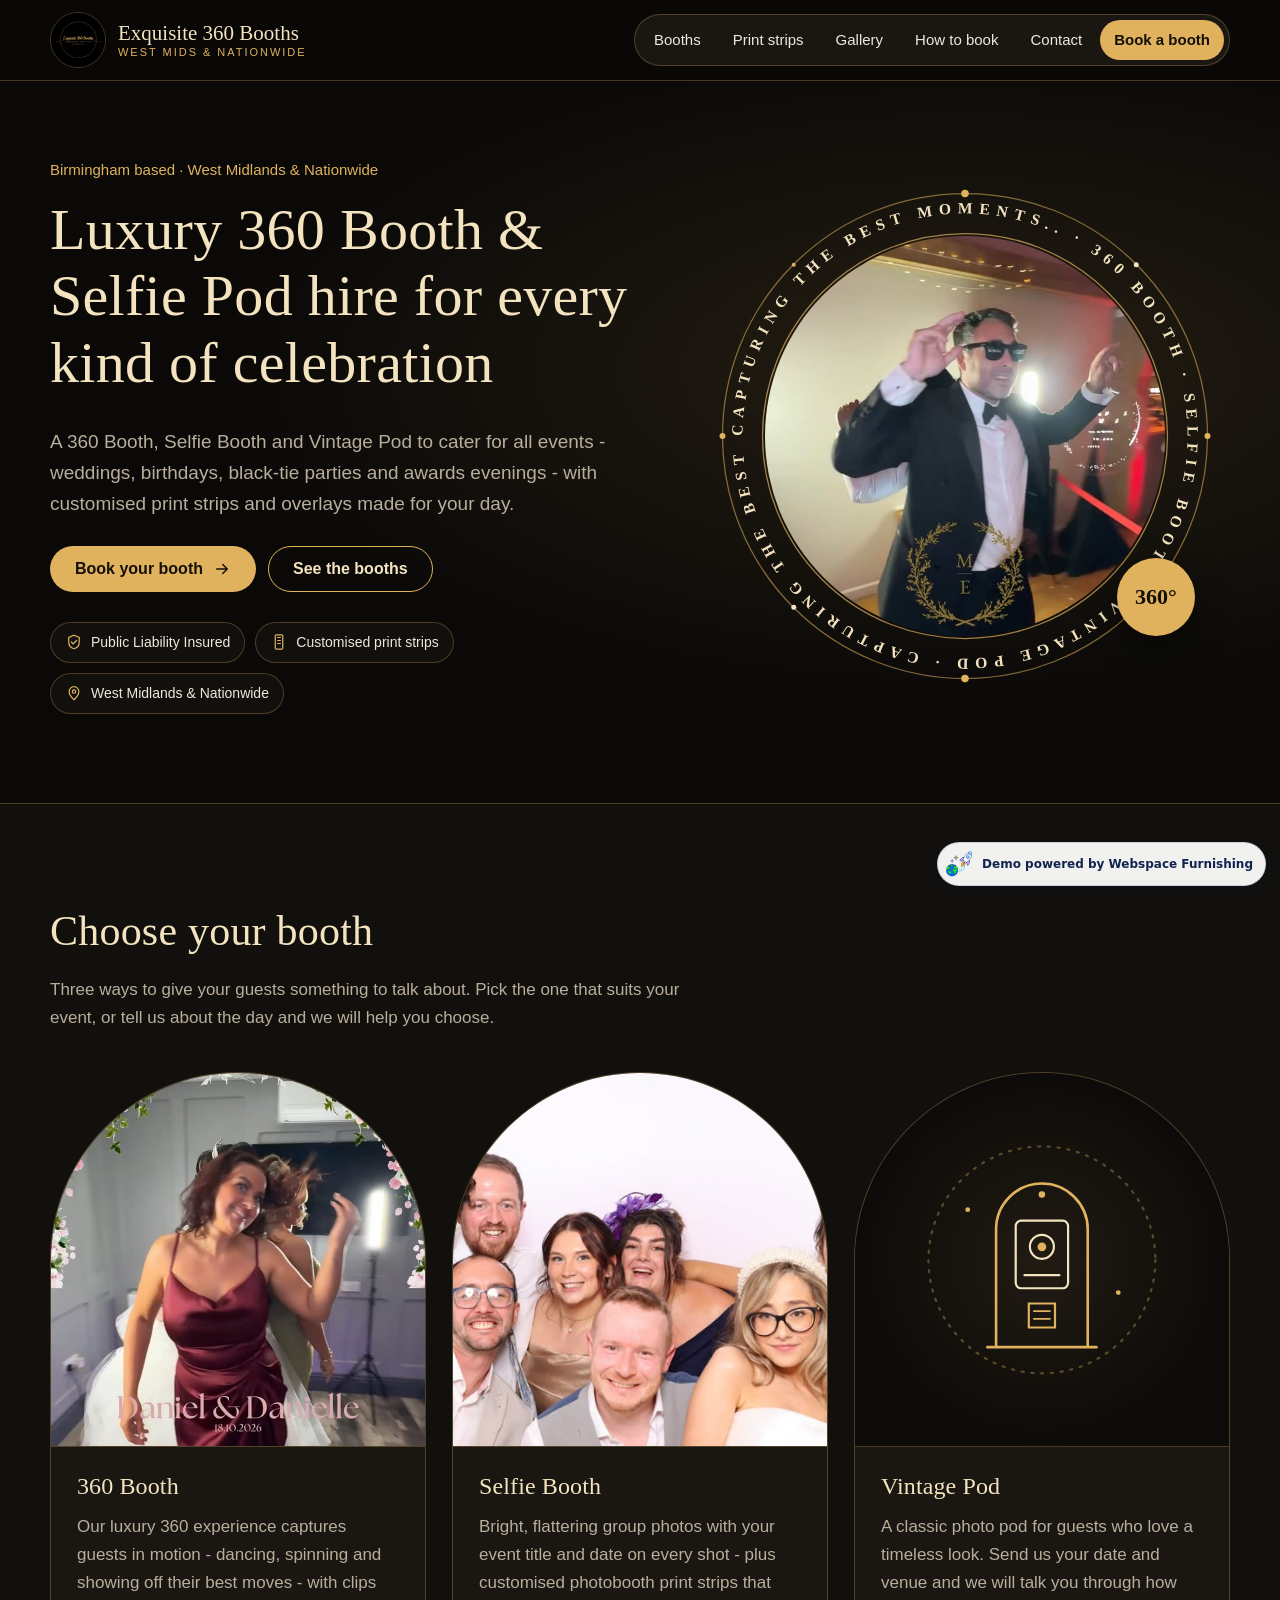
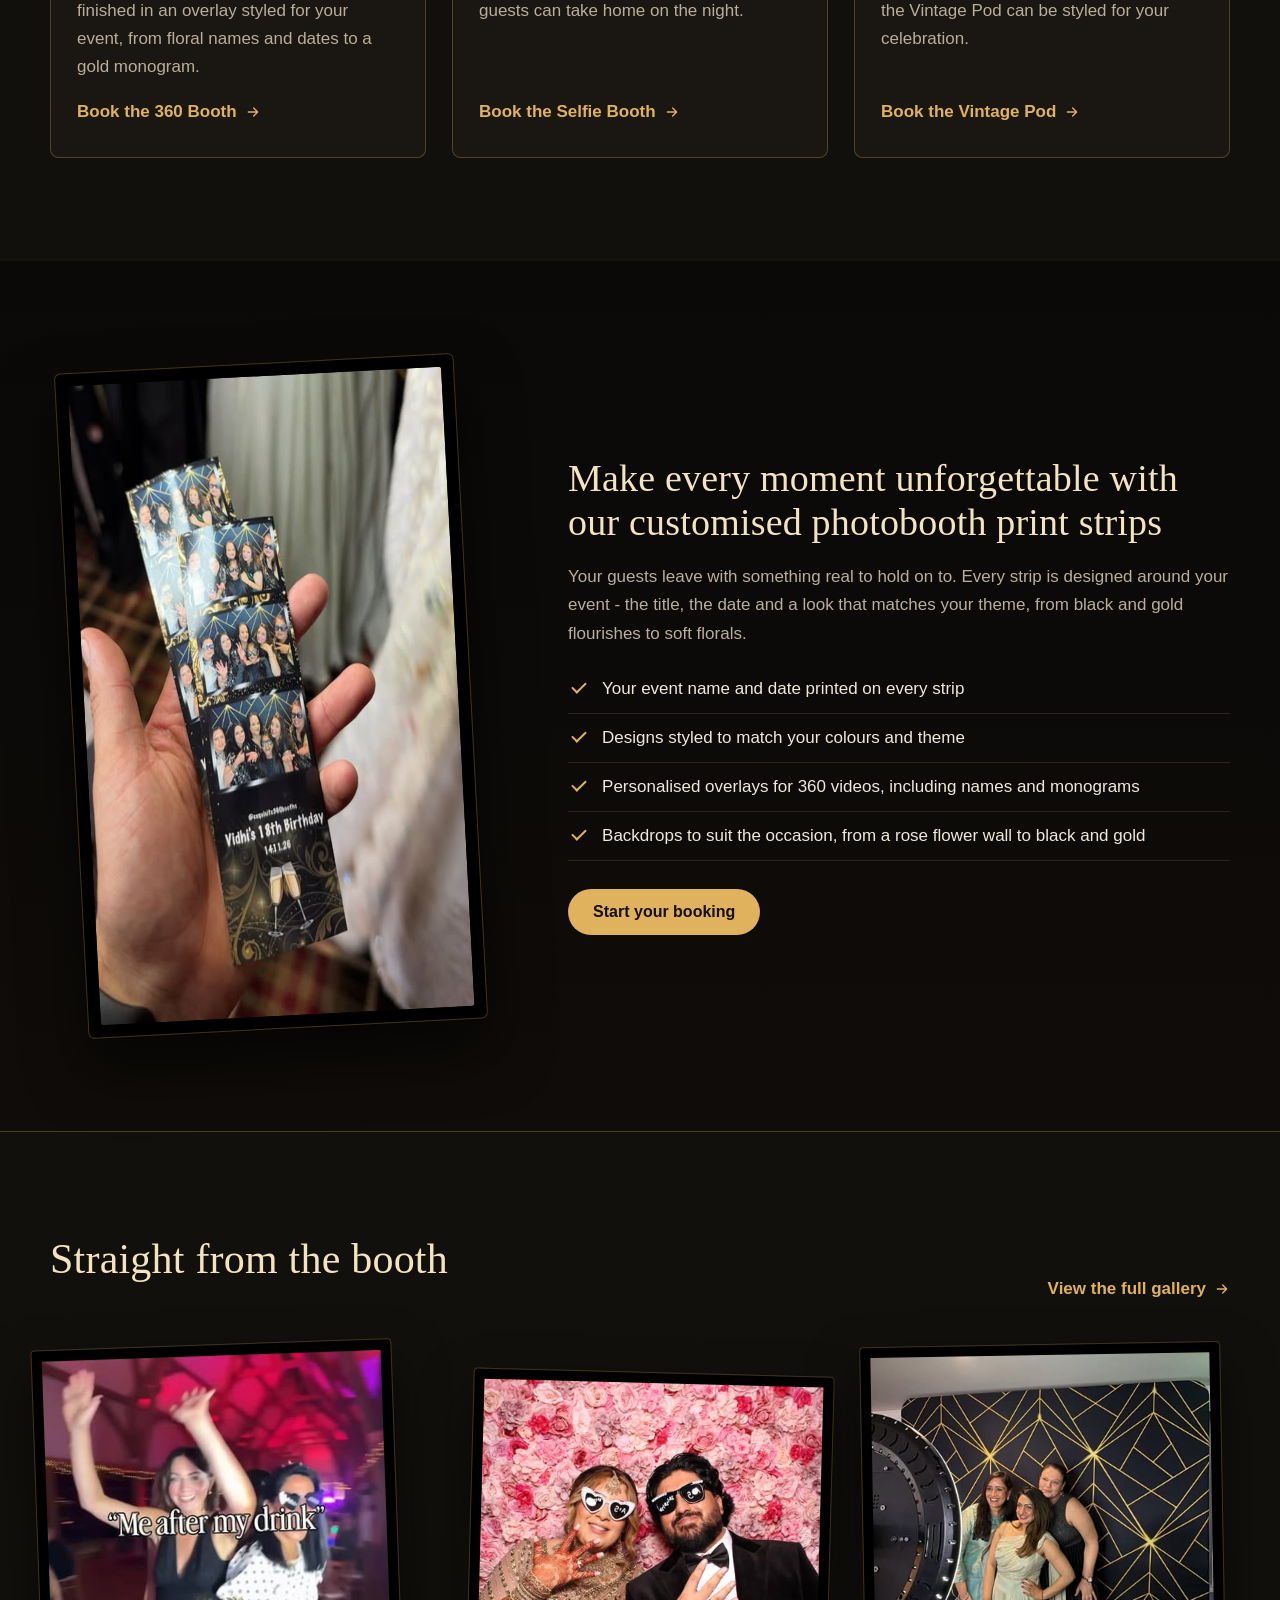
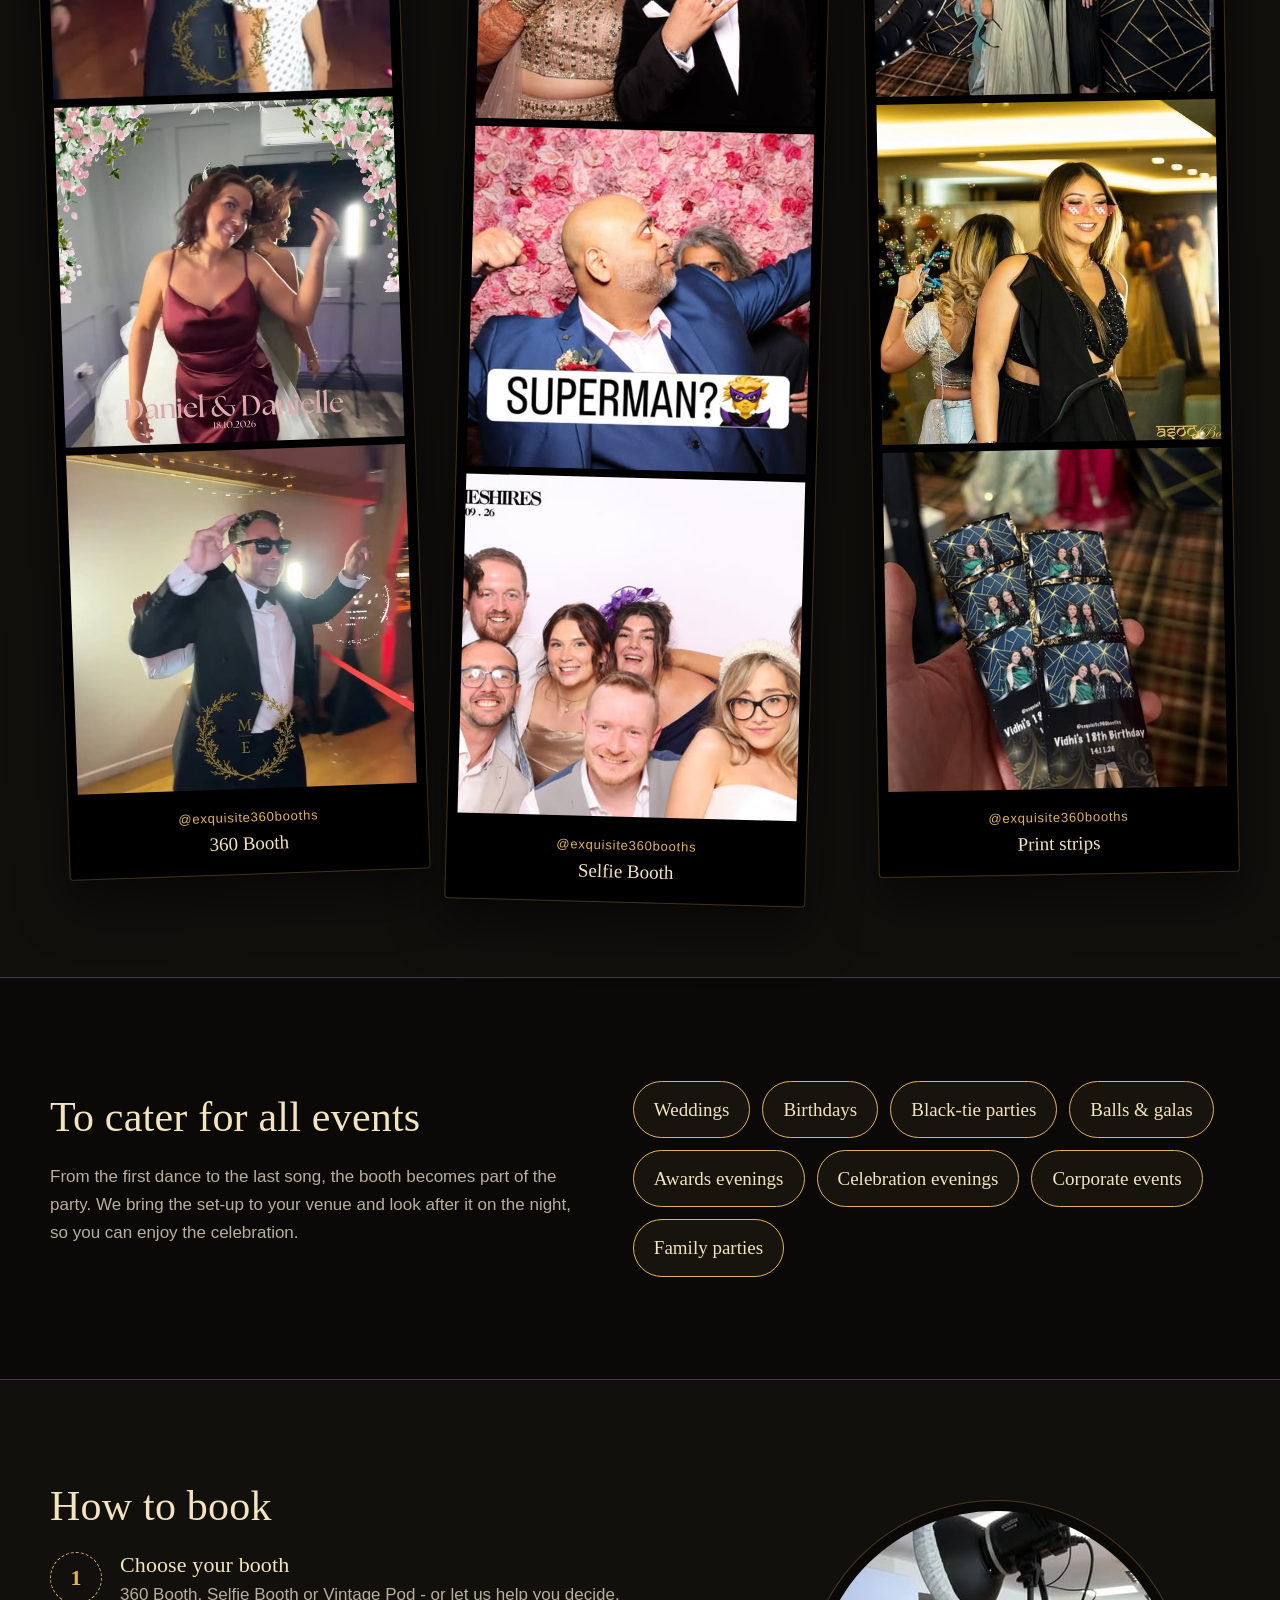
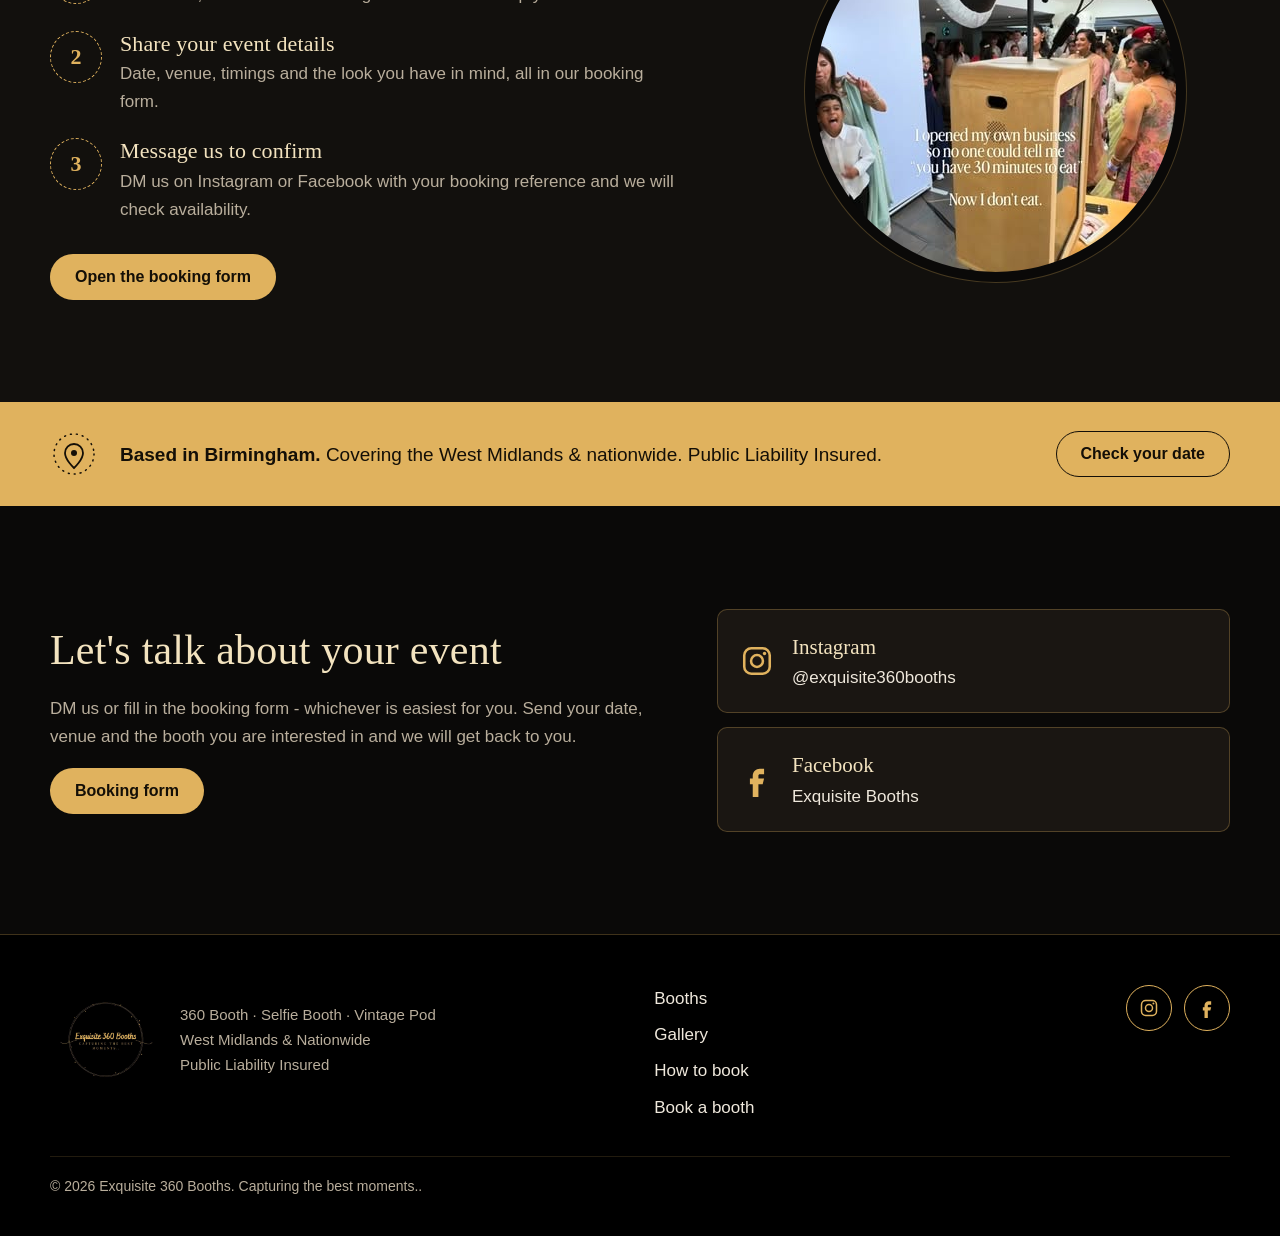
<file: index.html>
<!DOCTYPE html>
<html lang="en-GB">
<head>
<meta charset="utf-8">
<meta name="viewport" content="width=device-width, initial-scale=1">
<title>Exquisite 360 Booths | 360 Booth, Selfie Booth & Vintage Pod Hire - West Midlands & Nationwide</title>
<meta name="description" content="Luxury 360 Booth and Selfie Pod experience to cater for all events. Based in Birmingham, covering the West Midlands and nationwide. Public Liability Insured.">
<link rel="stylesheet" href="styles.css">
</head>
<body>
<a class="skip" href="#main">Skip to content</a>

<header class="site-header">
  <div class="wrap header-inner">
    <a class="brand" href="index.html" aria-label="Exquisite 360 Booths home">
      <img src="source-facebook/assets/image-1.jpg" alt="Exquisite 360 Booths logo" width="56" height="56">
      <span class="brand-text"><strong>Exquisite 360 Booths</strong><small>West Mids &amp; Nationwide</small></span>
    </a>
    <nav class="main-nav" aria-label="Main">
      <a href="#booths">Booths</a>
      <a href="#strips">Print strips</a>
      <a href="gallery.html">Gallery</a>
      <a href="#how">How to book</a>
      <a href="#contact">Contact</a>
      <a class="nav-cta" href="booking.html">Book a booth</a>
    </nav>
  </div>
</header>

<main id="main">

  <section class="hero">
    <div class="wrap hero-grid">
      <div class="hero-copy">
        <p class="hero-kicker">Birmingham based &middot; West Midlands &amp; Nationwide</p>
        <h1>Luxury 360 Booth &amp; Selfie Pod hire for every kind of celebration</h1>
        <p class="lead">A 360 Booth, Selfie Booth and Vintage Pod to cater for all events - weddings, birthdays, black-tie parties and awards evenings - with customised print strips and overlays made for your day.</p>
        <div class="hero-actions">
          <a class="btn btn-gold" href="booking.html">Book your booth
            <svg aria-hidden="true" viewBox="0 0 24 24" width="18" height="18"><path d="M5 12h13M13 6l6 6-6 6" fill="none" stroke="currentColor" stroke-width="2" stroke-linecap="round" stroke-linejoin="round"/></svg>
          </a>
          <a class="btn btn-line" href="#booths">See the booths</a>
        </div>
        <ul class="trust">
          <li><svg aria-hidden="true" viewBox="0 0 24 24"><path d="M12 3l7 3v6c0 4.4-3 7.9-7 9-4-1.1-7-4.6-7-9V6l7-3z" fill="none" stroke="currentColor" stroke-width="1.6"/><path d="M8.5 12l2.4 2.4L15.5 10" fill="none" stroke="currentColor" stroke-width="1.6" stroke-linecap="round"/></svg>Public Liability Insured</li>
          <li><svg aria-hidden="true" viewBox="0 0 24 24"><rect x="7" y="2.5" width="10" height="19" rx="1.5" fill="none" stroke="currentColor" stroke-width="1.6"/><path d="M9.5 6h5M9.5 10h5M9.5 14h5" stroke="currentColor" stroke-width="1.6"/></svg>Customised print strips</li>
          <li><svg aria-hidden="true" viewBox="0 0 24 24"><path d="M12 21s-6.5-6-6.5-11a6.5 6.5 0 0113 0c0 5-6.5 11-6.5 11z" fill="none" stroke="currentColor" stroke-width="1.6"/><circle cx="12" cy="10" r="2.3" fill="none" stroke="currentColor" stroke-width="1.6"/></svg>West Midlands &amp; Nationwide</li>
        </ul>
      </div>

      <div class="hero-orbit">
        <div class="orbit">
          <img src="source-instagram/assets/image-14.jpg" alt="A guest in a tuxedo and sunglasses dancing in the 360 Booth, finished with a gold laurel monogram overlay" width="640" height="640">
          <svg class="ring" viewBox="0 0 400 400" aria-hidden="true">
            <defs><path id="ringPath" d="M200,200 m-178,0 a178,178 0 1,1 356,0 a178,178 0 1,1 -356,0"/></defs>
            <circle cx="200" cy="200" r="194" fill="none" stroke="#e0b25e" stroke-opacity=".55" stroke-width="1"/>
            <circle cx="200" cy="200" r="162" fill="none" stroke="#e0b25e" stroke-opacity=".7" stroke-width="1"/>
            <g class="spin">
              <text class="ring-text"><textPath href="#ringPath">CAPTURING THE BEST MOMENTS.. &#183; 360 BOOTH &#183; SELFIE BOOTH &#183; VINTAGE POD &#183; CAPTURING THE BEST MOMENTS.. &#183;</textPath></text>
              <circle cx="200" cy="6" r="3" fill="#e0b25e"/>
              <circle cx="394" cy="200" r="2.4" fill="#e0b25e"/>
              <circle cx="200" cy="394" r="3" fill="#e0b25e"/>
              <circle cx="6" cy="200" r="2.4" fill="#e0b25e"/>
              <circle cx="337" cy="63" r="2" fill="#f3e3bf"/>
              <circle cx="63" cy="337" r="2" fill="#f3e3bf"/>
              <circle cx="337" cy="337" r="1.6" fill="#e0b25e"/>
              <circle cx="63" cy="63" r="1.6" fill="#e0b25e"/>
            </g>
          </svg>
          <span class="orbit-badge" aria-hidden="true">360&deg;</span>
        </div>
      </div>
    </div>
  </section>

  <section id="booths" class="section">
    <div class="wrap">
      <div class="section-head">
        <h2>Choose your booth</h2>
        <p>Three ways to give your guests something to talk about. Pick the one that suits your event, or tell us about the day and we will help you choose.</p>
      </div>

      <div class="booth-grid">
        <article class="booth-card">
          <div class="booth-media">
            <img src="source-instagram/assets/image-13.jpg" alt="Wedding guests dancing in the 360 Booth, framed with a pink floral overlay" loading="lazy" width="640" height="640">
          </div>
          <div class="booth-body">
            <h3>360 Booth</h3>
            <p>Our luxury 360 experience captures guests in motion - dancing, spinning and showing off their best moves - with clips finished in an overlay styled for your event, from floral names and dates to a gold monogram.</p>
            <a class="text-link" href="booking.html?booth=360">Book the 360 Booth
              <svg aria-hidden="true" viewBox="0 0 24 24" width="16" height="16"><path d="M5 12h13M13 6l6 6-6 6" fill="none" stroke="currentColor" stroke-width="2" stroke-linecap="round" stroke-linejoin="round"/></svg></a>
          </div>
        </article>

        <article class="booth-card">
          <div class="booth-media">
            <img src="source-instagram/assets/image-15.jpg" alt="Smiling wedding guests in a Selfie Booth photo on a clean white backdrop with the event title and date" loading="lazy" width="640" height="640">
          </div>
          <div class="booth-body">
            <h3>Selfie Booth</h3>
            <p>Bright, flattering group photos with your event title and date on every shot - plus customised photobooth print strips that guests can take home on the night.</p>
            <a class="text-link" href="booking.html?booth=selfie">Book the Selfie Booth
              <svg aria-hidden="true" viewBox="0 0 24 24" width="16" height="16"><path d="M5 12h13M13 6l6 6-6 6" fill="none" stroke="currentColor" stroke-width="2" stroke-linecap="round" stroke-linejoin="round"/></svg></a>
          </div>
        </article>

        <article class="booth-card">
          <div class="booth-media booth-art">
            <svg viewBox="0 0 240 240" role="img" aria-label="Gold line illustration of a vintage photo pod">
              <circle cx="120" cy="120" r="104" fill="none" stroke="#e0b25e" stroke-opacity=".35" stroke-dasharray="2 7" stroke-linecap="round" stroke-width="2"/>
              <path d="M78 200V92a42 42 0 0184 0v108" fill="none" stroke="#e0b25e" stroke-width="2.4"/>
              <path d="M70 200h100" stroke="#e0b25e" stroke-width="2.4" stroke-linecap="round"/>
              <rect x="96" y="84" width="48" height="62" rx="5" fill="none" stroke="#f3e3bf" stroke-width="2"/>
              <circle cx="120" cy="108" r="11" fill="none" stroke="#f3e3bf" stroke-width="2"/>
              <circle cx="120" cy="108" r="4" fill="#e0b25e"/>
              <path d="M104 134h32" stroke="#f3e3bf" stroke-width="2" stroke-linecap="round"/>
              <path d="M108 160h24v22h-24z" fill="none" stroke="#e0b25e" stroke-width="2"/>
              <path d="M112 167h16M112 174h16" stroke="#e0b25e" stroke-width="1.6"/>
              <circle cx="120" cy="60" r="3" fill="#e0b25e"/>
              <circle cx="52" cy="74" r="2.2" fill="#e0b25e"/>
              <circle cx="190" cy="150" r="2.2" fill="#e0b25e"/>
            </svg>
          </div>
          <div class="booth-body">
            <h3>Vintage Pod</h3>
            <p>A classic photo pod for guests who love a timeless look. Send us your date and venue and we will talk you through how the Vintage Pod can be styled for your celebration.</p>
            <a class="text-link" href="booking.html?booth=vintage">Book the Vintage Pod
              <svg aria-hidden="true" viewBox="0 0 24 24" width="16" height="16"><path d="M5 12h13M13 6l6 6-6 6" fill="none" stroke="currentColor" stroke-width="2" stroke-linecap="round" stroke-linejoin="round"/></svg></a>
          </div>
        </article>
      </div>
    </div>
  </section>

  <section id="strips" class="section strips-feature">
    <div class="wrap feature-grid">
      <figure class="tilted-photo">
        <img src="source-instagram/assets/image-12.jpg" alt="A hand holding customised black and gold photo booth print strips from an 18th birthday party" loading="lazy" width="480" height="640">
      </figure>
      <div class="feature-copy">
        <h2>Make every moment unforgettable with our customised photobooth print strips</h2>
        <p>Your guests leave with something real to hold on to. Every strip is designed around your event - the title, the date and a look that matches your theme, from black and gold flourishes to soft florals.</p>
        <ul class="tick-list">
          <li>Your event name and date printed on every strip</li>
          <li>Designs styled to match your colours and theme</li>
          <li>Personalised overlays for 360 videos, including names and monograms</li>
          <li>Backdrops to suit the occasion, from a rose flower wall to black and gold</li>
        </ul>
        <a class="btn btn-gold" href="booking.html">Start your booking</a>
      </div>
    </div>
  </section>

  <section class="section gallery-preview" aria-labelledby="gallery-title">
    <div class="wrap">
      <div class="section-head split">
        <h2 id="gallery-title">Straight from the booth</h2>
        <a class="text-link" href="gallery.html">View the full gallery
          <svg aria-hidden="true" viewBox="0 0 24 24" width="16" height="16"><path d="M5 12h13M13 6l6 6-6 6" fill="none" stroke="currentColor" stroke-width="2" stroke-linecap="round" stroke-linejoin="round"/></svg></a>
      </div>
      <div class="strip-row" role="region" aria-label="Photo strips from recent events" tabindex="0">
        <div class="photo-strip">
          <img src="source-instagram/assets/image-19.jpg" alt="Two guests dancing under pink uplighting with a gold laurel monogram" loading="lazy">
          <img src="source-instagram/assets/image-13.jpg" alt="A guest dancing in the 360 Booth at a wedding" loading="lazy">
          <img src="source-instagram/assets/image-14.jpg" alt="A guest in black tie dancing in the 360 Booth" loading="lazy">
          <p class="strip-foot">@exquisite360booths<span>360 Booth</span></p>
        </div>
        <div class="photo-strip">
          <img src="source-instagram/assets/image-17.jpg" alt="Newlyweds in novelty glasses showing their rings in front of a rose flower wall" loading="lazy">
          <img src="source-instagram/assets/image-20.jpg" alt="A wedding guest striking a superhero pose at the flower wall" loading="lazy">
          <img src="source-instagram/assets/image-15.jpg" alt="Wedding guests posing against a white backdrop" loading="lazy">
          <p class="strip-foot">@exquisite360booths<span>Selfie Booth</span></p>
        </div>
        <div class="photo-strip">
          <img src="source-facebook/assets/image-15.jpg" alt="Three guests in evening wear at a black and gold geometric backdrop" loading="lazy">
          <img src="source-facebook/assets/image-3.jpg" alt="Guests with bubbles and novelty glasses beside the booth at a ball" loading="lazy">
          <img src="source-facebook/assets/image-14.jpg" alt="Black and gold print strips held up at a party" loading="lazy">
          <p class="strip-foot">@exquisite360booths<span>Print strips</span></p>
        </div>
      </div>
      <p class="swipe-hint" aria-hidden="true">Swipe for more
        <svg viewBox="0 0 24 24"><path d="M5 12h13M13 6l6 6-6 6" fill="none" stroke="currentColor" stroke-width="2" stroke-linecap="round" stroke-linejoin="round"/></svg></p>
    </div>
  </section>

  <section class="section events">
    <div class="wrap events-grid">
      <div>
        <h2>To cater for all events</h2>
        <p>From the first dance to the last song, the booth becomes part of the party. We bring the set-up to your venue and look after it on the night, so you can enjoy the celebration.</p>
      </div>
      <ul class="event-chips">
        <li>Weddings</li>
        <li>Birthdays</li>
        <li>Black-tie parties</li>
        <li>Balls &amp; galas</li>
        <li>Awards evenings</li>
        <li>Celebration evenings</li>
        <li>Corporate events</li>
        <li>Family parties</li>
      </ul>
    </div>
  </section>

  <section id="how" class="section how">
    <div class="wrap how-grid">
      <div class="how-copy">
        <h2>How to book</h2>
        <ol class="steps">
          <li><span class="step-no">1</span><div><h3>Choose your booth</h3><p>360 Booth, Selfie Booth or Vintage Pod - or let us help you decide.</p></div></li>
          <li><span class="step-no">2</span><div><h3>Share your event details</h3><p>Date, venue, timings and the look you have in mind, all in our booking form.</p></div></li>
          <li><span class="step-no">3</span><div><h3>Message us to confirm</h3><p>DM us on Instagram or Facebook with your booking reference and we will check availability.</p></div></li>
        </ol>
        <a class="btn btn-gold" href="booking.html">Open the booking form</a>
      </div>
      <figure class="how-photo">
        <img src="source-instagram/assets/image-22.jpg" alt="The wooden-cased booth and studio light set up at a busy celebration" loading="lazy" width="640" height="640">
      </figure>
    </div>
  </section>

  <section class="coverage">
    <div class="wrap coverage-inner">
      <svg class="coverage-icon" aria-hidden="true" viewBox="0 0 48 48"><circle cx="24" cy="24" r="20" fill="none" stroke="currentColor" stroke-width="1.5" stroke-dasharray="1 5" stroke-linecap="round"/><path d="M24 38s-9-8.3-9-15a9 9 0 0118 0c0 6.7-9 15-9 15z" fill="none" stroke="currentColor" stroke-width="1.8"/><circle cx="24" cy="23" r="3" fill="currentColor"/></svg>
      <p><strong>Based in Birmingham.</strong> Covering the West Midlands &amp; nationwide. Public Liability Insured.</p>
      <a class="btn btn-line" href="booking.html">Check your date</a>
    </div>
  </section>

  <section id="contact" class="section contact">
    <div class="wrap contact-grid">
      <div>
        <h2>Let's talk about your event</h2>
        <p>DM us or fill in the booking form - whichever is easiest for you. Send your date, venue and the booth you are interested in and we will get back to you.</p>
        <div class="contact-actions">
          <a class="btn btn-gold" href="booking.html">Booking form</a>
        </div>
      </div>
      <div class="social-cards">
        <a class="social-card" href="https://www.instagram.com/exquisite360booths/" target="_blank" rel="noopener" aria-label="Message Exquisite 360 Booths on Instagram">
          <svg aria-hidden="true" viewBox="0 0 24 24"><rect x="3" y="3" width="18" height="18" rx="5" fill="none" stroke="currentColor" stroke-width="1.8"/><circle cx="12" cy="12" r="4.2" fill="none" stroke="currentColor" stroke-width="1.8"/><circle cx="17.3" cy="6.7" r="1.2" fill="currentColor"/></svg>
          <span><strong>Instagram</strong>@exquisite360booths</span>
        </a>
        <a class="social-card" href="https://www.facebook.com/p/Exquisite-Booths-100088308721433/" target="_blank" rel="noopener" aria-label="Message Exquisite Booths on Facebook">
          <svg aria-hidden="true" viewBox="0 0 24 24"><path d="M14 8h3V4h-3c-2.8 0-5 2.2-5 5v2H7v4h2v9h4v-9h3l1-4h-4V9c0-.6.4-1 1-1z" fill="currentColor"/></svg>
          <span><strong>Facebook</strong>Exquisite Booths</span>
        </a>
      </div>
    </div>
  </section>

</main>

<footer class="site-footer">
  <div class="wrap footer-grid">
    <div class="footer-brand">
      <img src="source-facebook/assets/image-1.jpg" alt="Exquisite 360 Booths logo" width="120" height="120" loading="lazy">
      <p>360 Booth &middot; Selfie Booth &middot; Vintage Pod<br>West Midlands &amp; Nationwide<br>Public Liability Insured</p>
    </div>
    <nav class="footer-nav" aria-label="Footer">
      <a href="#booths">Booths</a>
      <a href="gallery.html">Gallery</a>
      <a href="#how">How to book</a>
      <a href="booking.html">Book a booth</a>
    </nav>
    <div class="footer-social">
      <a href="https://www.instagram.com/exquisite360booths/" target="_blank" rel="noopener" aria-label="Exquisite 360 Booths on Instagram"><svg aria-hidden="true" viewBox="0 0 24 24"><rect x="3" y="3" width="18" height="18" rx="5" fill="none" stroke="currentColor" stroke-width="1.8"/><circle cx="12" cy="12" r="4.2" fill="none" stroke="currentColor" stroke-width="1.8"/><circle cx="17.3" cy="6.7" r="1.2" fill="currentColor"/></svg></a>
      <a href="https://www.facebook.com/p/Exquisite-Booths-100088308721433/" target="_blank" rel="noopener" aria-label="Exquisite Booths on Facebook"><svg aria-hidden="true" viewBox="0 0 24 24"><path d="M14 8h3V4h-3c-2.8 0-5 2.2-5 5v2H7v4h2v9h4v-9h3l1-4h-4V9c0-.6.4-1 1-1z" fill="currentColor"/></svg></a>
    </div>
  </div>
  <p class="copy wrap">&copy; <span data-year>2026</span> Exquisite 360 Booths. Capturing the best moments..</p>
</footer>
<script src="main.js"></script>
<!-- webspace-furnishing-demo-badge --><style>#wf-demo-badge{all:initial;position:fixed;right:14px;bottom:14px;z-index:2147483646;display:flex;align-items:center;gap:8px;padding:6px 12px 6px 6px;border-radius:999px;background:rgba(255,255,255,.94);border:1px solid rgba(16,46,102,.16);box-shadow:0 4px 16px rgba(10,30,70,.18);font:600 12px/1.2 system-ui,-apple-system,"Segoe UI",Roboto,Arial,sans-serif;color:#10244f;letter-spacing:0;text-decoration:none;cursor:pointer;transition:box-shadow .15s,transform .15s,bottom .2s;-webkit-font-smoothing:antialiased}#wf-demo-badge:hover,#wf-demo-badge:focus-visible{box-shadow:0 6px 22px rgba(10,30,70,.28);transform:translateY(-1px)}#wf-demo-badge:focus-visible{outline:2px solid #1f6fd6;outline-offset:2px}#wf-demo-badge img{all:initial;display:block;width:30px;height:30px}#wf-demo-badge span{all:initial;font:inherit;color:inherit;white-space:nowrap}@media (max-width:520px){#wf-demo-badge{right:10px;bottom:10px;padding:4px 10px 4px 4px;font-size:11px}#wf-demo-badge img{width:24px;height:24px}}@media print{#wf-demo-badge{display:none}}</style><a id="wf-demo-badge" href="https://webspacefurnishing.uk/" target="_blank" rel="noopener" aria-label="Demo powered by Webspace Furnishing - visit webspacefurnishing.uk"><img src="[data-uri]" alt="" width="30" height="30"><span>Demo powered by Webspace Furnishing</span></a><script>(function(){var b=document.getElementById('wf-demo-badge');if(!b)return;var list=[],t;function scan(){list=[];var all=document.body.getElementsByTagName('*');for(var i=0;i<all.length;i++){var e=all[i];if(e===b||b.contains(e))continue;var s=getComputedStyle(e);if(s.position==='fixed'||(s.position==='sticky'&&s.bottom!=='auto'))list.push(e);}place();}function place(){b.style.bottom='';var h=window.innerHeight,lift=parseFloat(getComputedStyle(b).bottom)||14,r=b.getBoundingClientRect();for(var pass=0;pass<4;pass++){var top=h-lift-r.height,bottom=h-lift,moved=false;for(var i=0;i<list.length;i++){var q=list[i].getBoundingClientRect();if(!q.width||!q.height||q.top<h*0.4)continue;if(q.left<r.right&&q.right>r.left&&q.top<bottom&&q.bottom>top){lift=h-q.top+8;moved=true;}}if(!moved)break;}b.style.bottom=lift+'px';}function later(){clearTimeout(t);t=setTimeout(scan,150);}scan();window.addEventListener('load',scan);window.addEventListener('resize',later);window.addEventListener('scroll',later,{passive:true});})();</script></body>
</html>
</file>
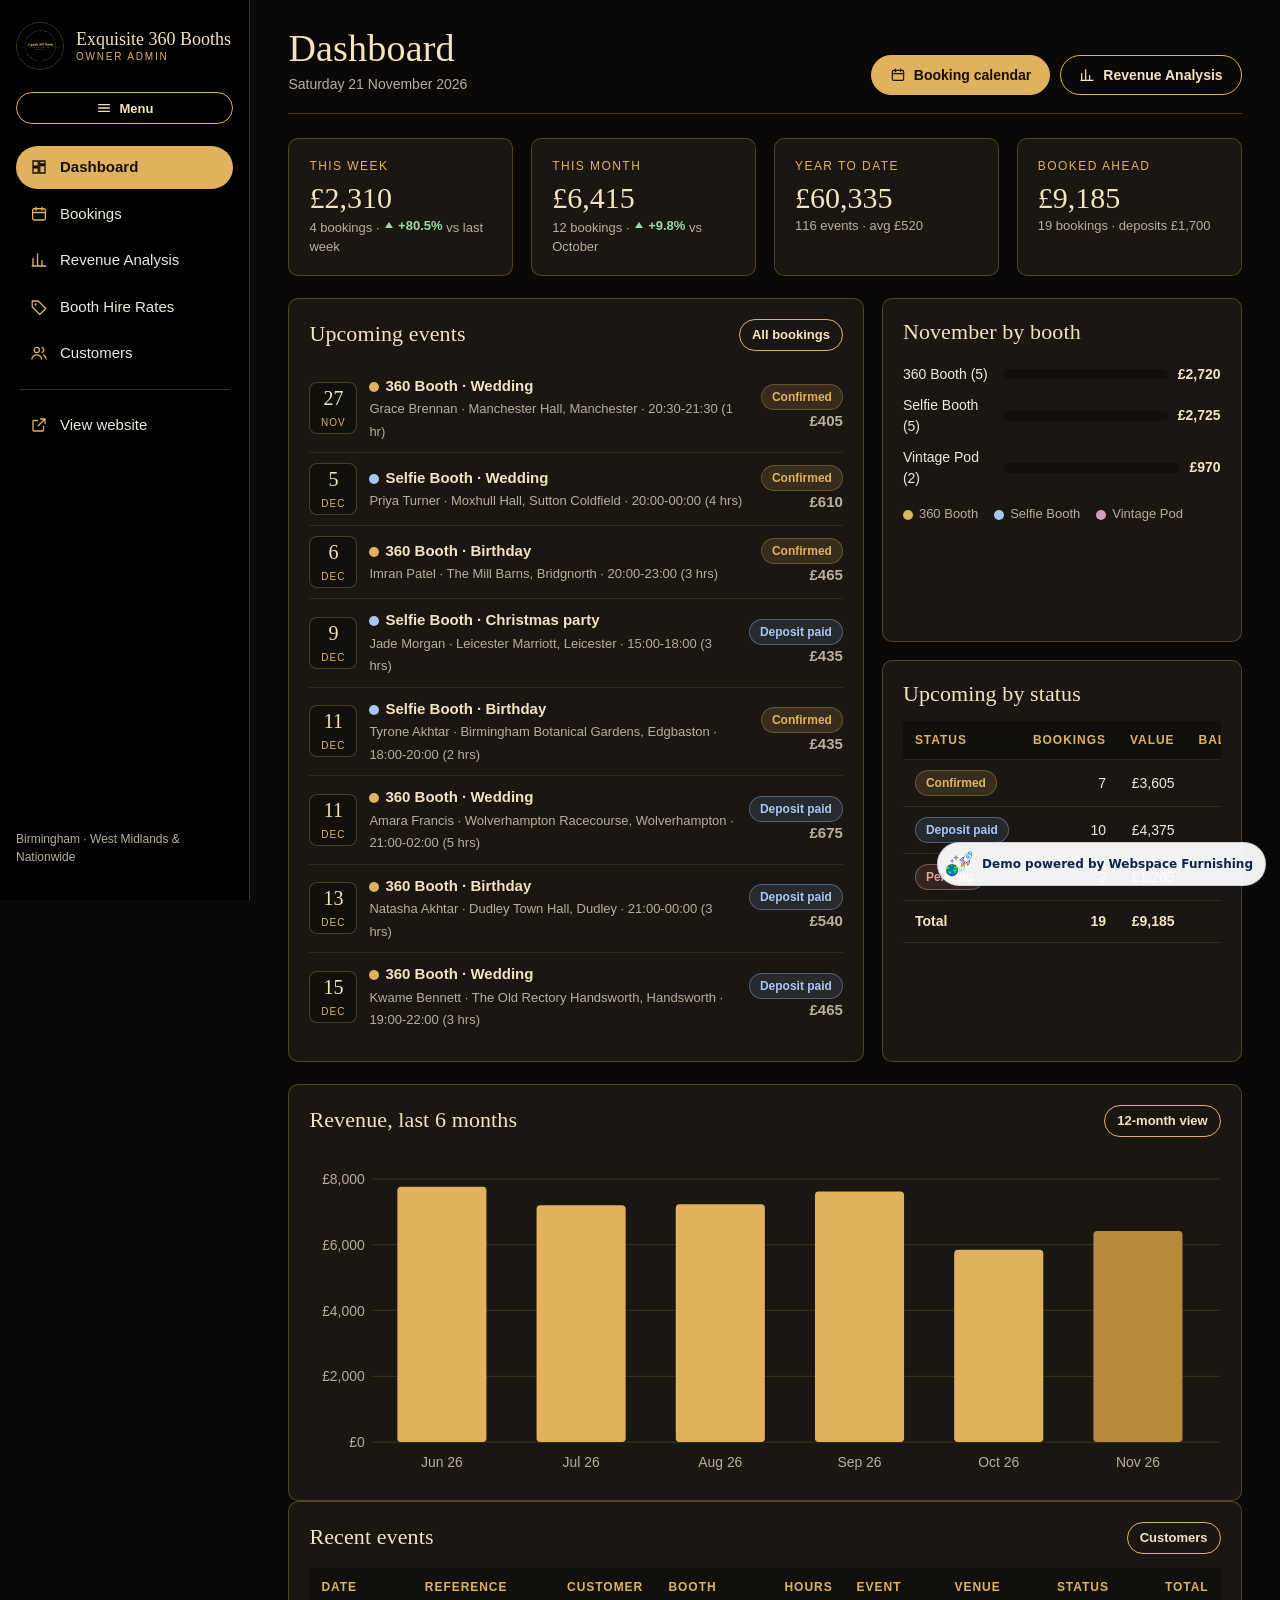
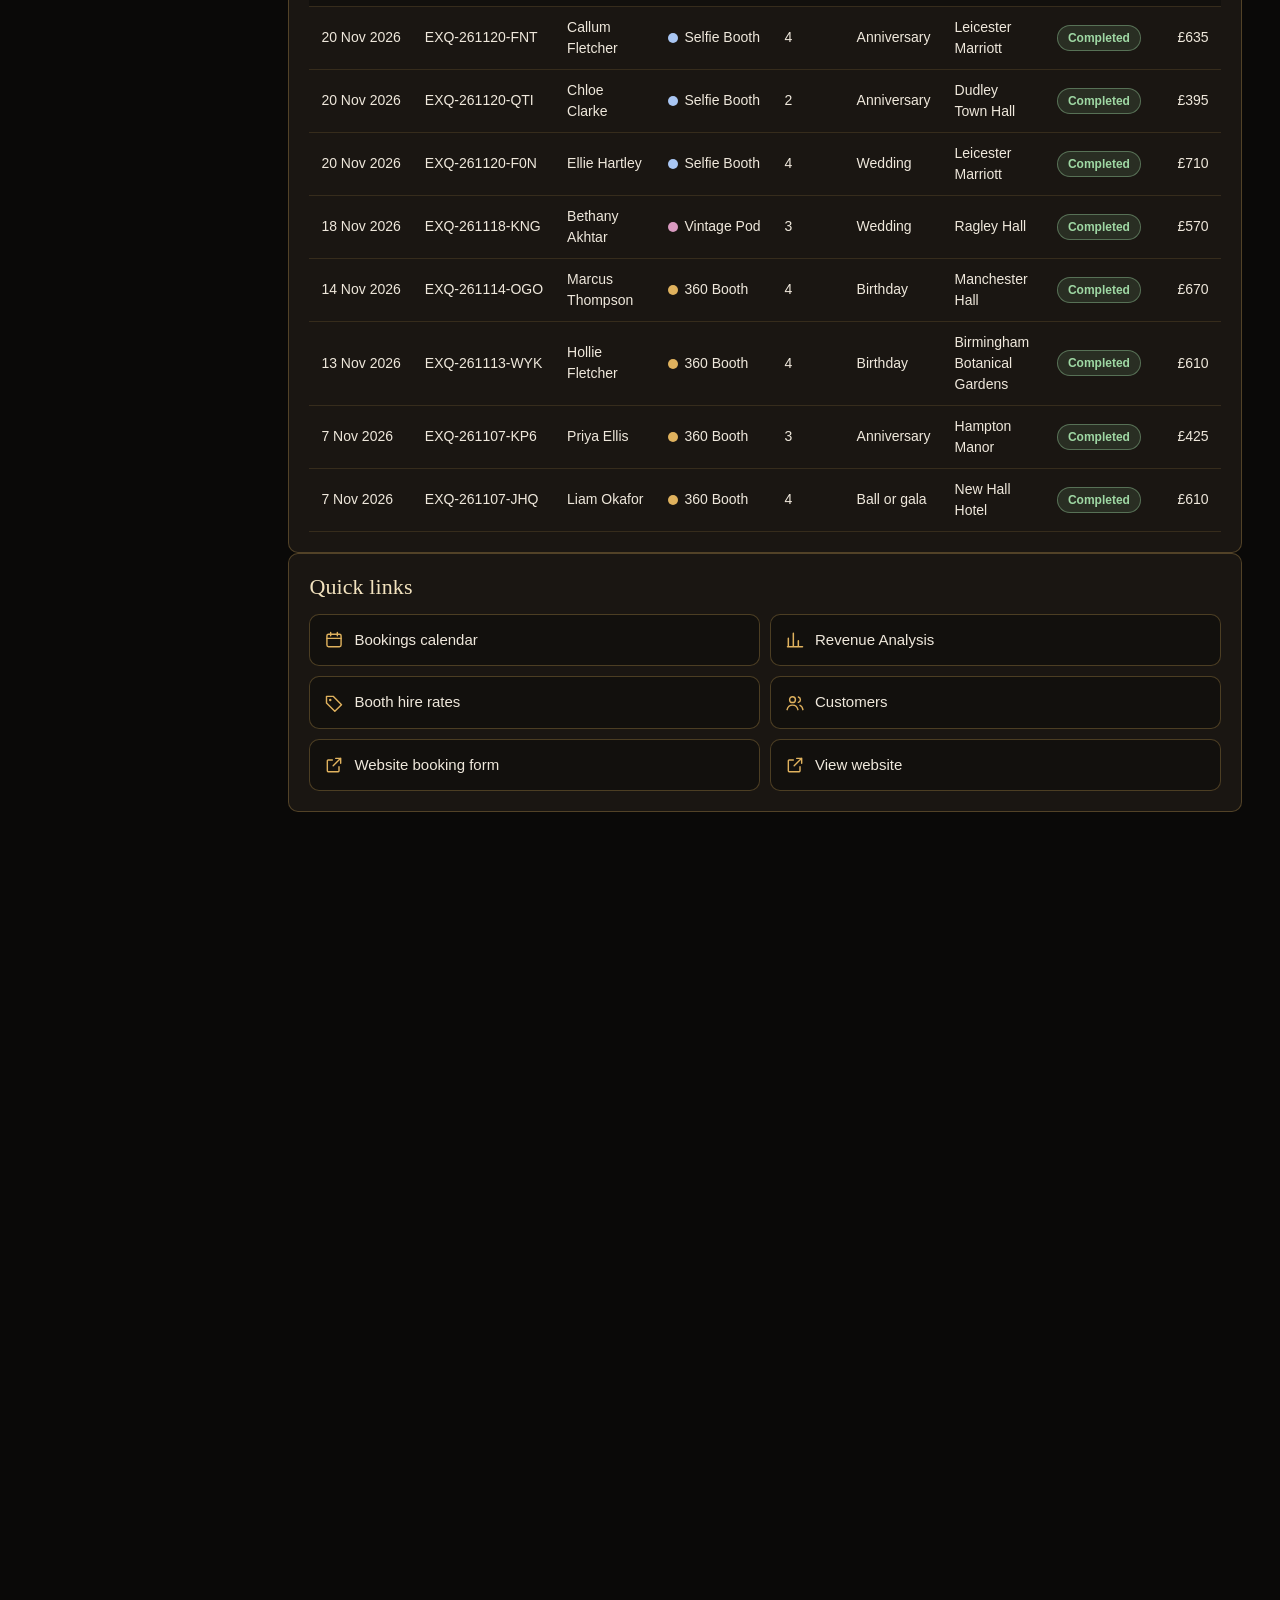
<file: Admin/index.html>
<!doctype html><html lang="en"><head><meta charset="utf-8"><meta name="robots" content="noindex"><meta http-equiv="refresh" content="0;url=../admin/"><link rel="canonical" href="../admin/"><title>Admin area</title></head><body><a href="../admin/">Open the admin area</a></body></html>
</file>
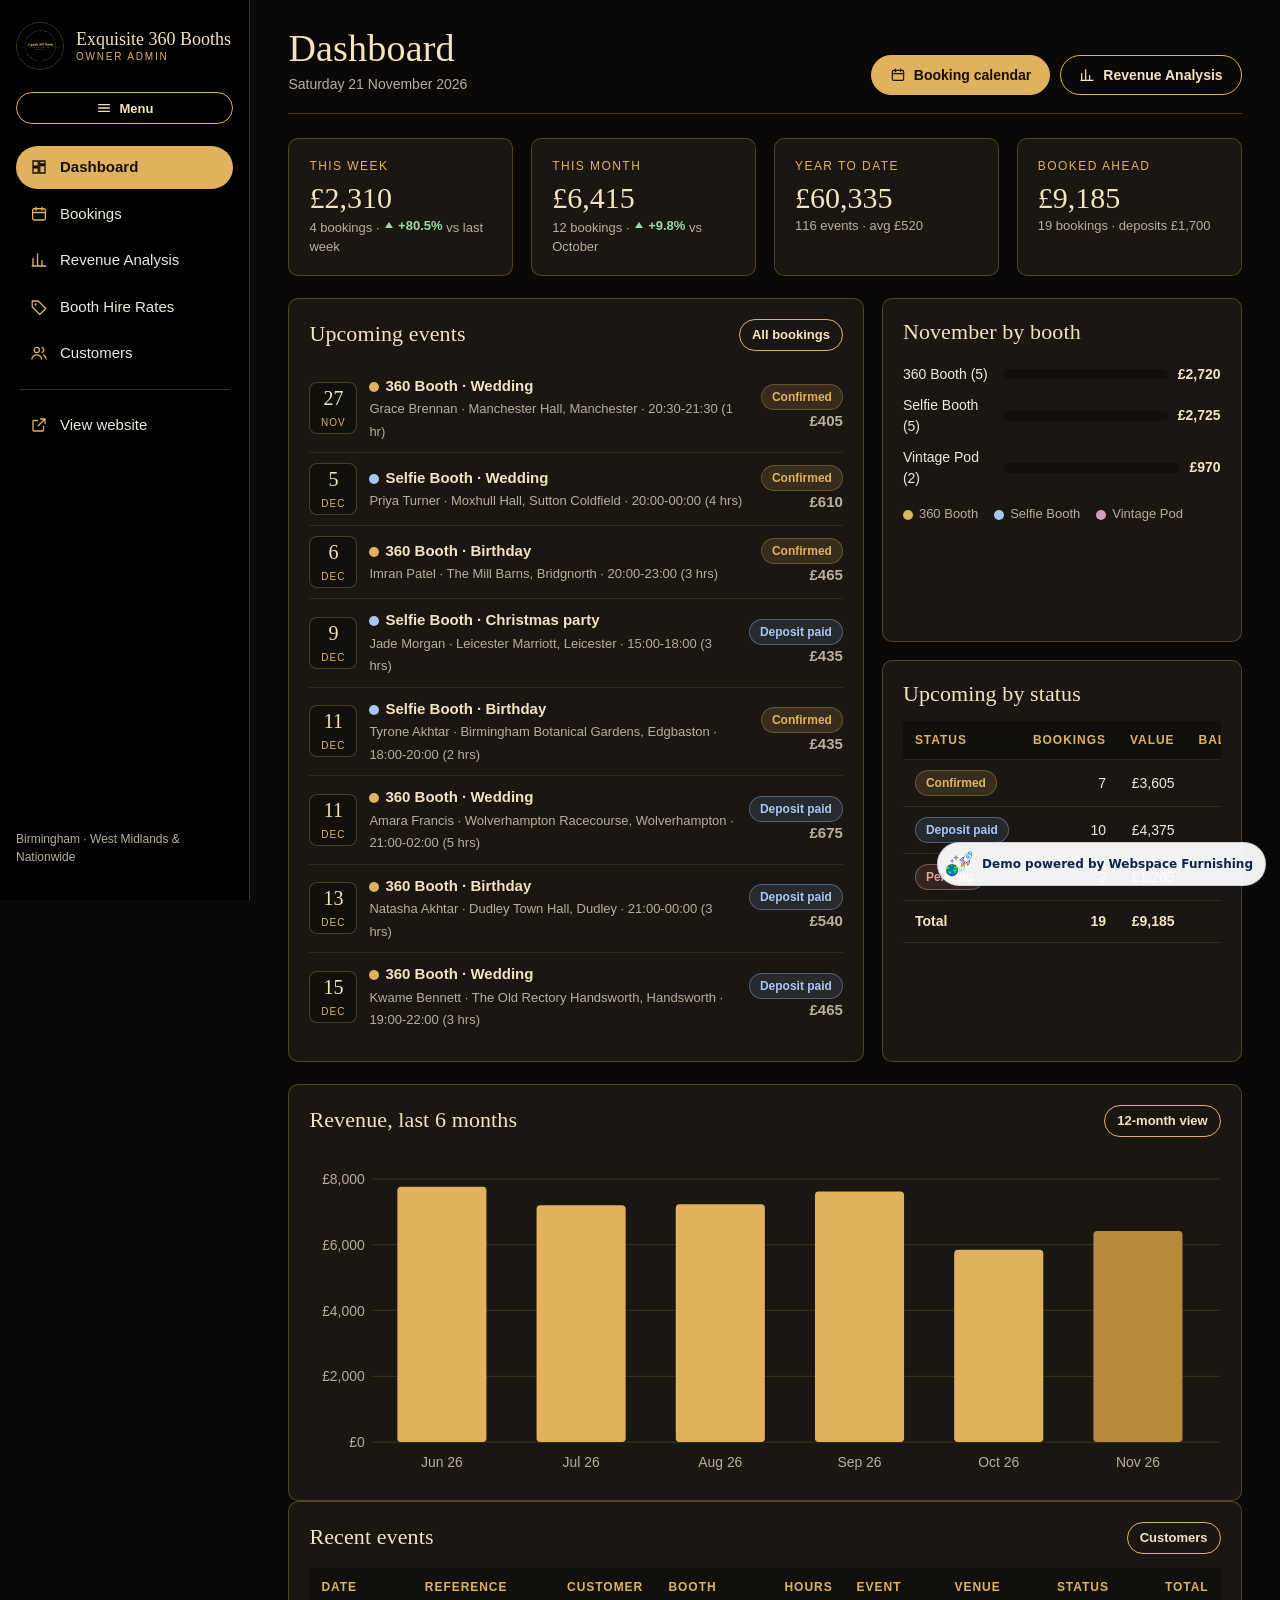
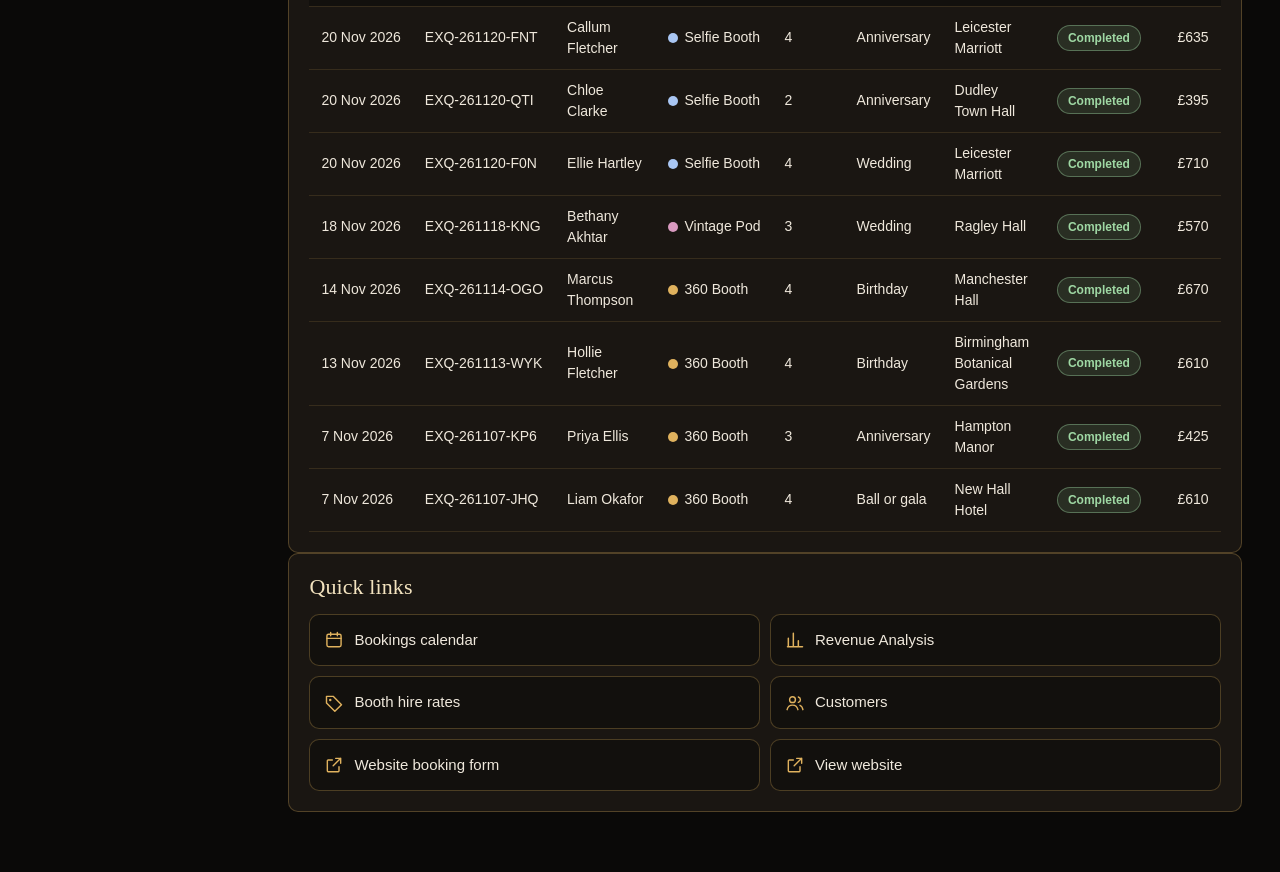
<file: admin/index.html>
<!DOCTYPE html>
<html lang="en-GB">
<head>
<meta charset="utf-8">
<meta name="viewport" content="width=device-width, initial-scale=1">
<meta name="robots" content="noindex">
<title>Dashboard | Exquisite 360 Booths Admin</title>
<link rel="stylesheet" href="../styles.css">
<link rel="stylesheet" href="admin.css">
</head>
<body class="adm">
<a class="adm-skip" href="#adm-main">Skip to content</a>

<div class="adm-shell">
  <aside id="adm-side" class="adm-side" aria-label="Admin navigation"></aside>

  <main id="adm-main" class="adm-main">
    <header class="adm-top">
      <div>
        <h1 class="adm-title">Dashboard</h1>
        <p class="adm-sub" id="adm-today-label">Saturday 21 November 2026</p>
      </div>
      <div class="adm-actions">
        <a class="adm-btn" href="bookings.html">
          <svg viewBox="0 0 24 24" aria-hidden="true"><rect x="3.5" y="5" width="17" height="15" rx="2" fill="none" stroke="currentColor" stroke-width="1.7"/><path d="M3.5 10h17M8 3v4M16 3v4" stroke="currentColor" stroke-width="1.7" stroke-linecap="round"/></svg>
          Booking calendar
        </a>
        <a class="adm-btn adm-btn-ghost" href="revenue.html">
          <svg viewBox="0 0 24 24" aria-hidden="true"><path d="M4 20V10M10 20V4M16 20v-7M21 20H3" stroke="currentColor" stroke-width="1.8" stroke-linecap="round"/></svg>
          Revenue Analysis
        </a>
      </div>
    </header>

    <section aria-labelledby="adm-head-figs">
      <h2 class="adm-sr" id="adm-head-figs">Headline figures</h2>
      <div class="adm-grid adm-grid-4">
        <div class="adm-stat">
          <p class="adm-stat-label">This week</p>
          <p class="adm-stat-value" id="adm-s-week">-</p>
          <p class="adm-stat-meta" id="adm-s-week-meta"></p>
        </div>
        <div class="adm-stat">
          <p class="adm-stat-label">This month</p>
          <p class="adm-stat-value" id="adm-s-month">-</p>
          <p class="adm-stat-meta" id="adm-s-month-meta"></p>
        </div>
        <div class="adm-stat">
          <p class="adm-stat-label">Year to date</p>
          <p class="adm-stat-value" id="adm-s-ytd">-</p>
          <p class="adm-stat-meta" id="adm-s-ytd-meta"></p>
        </div>
        <div class="adm-stat">
          <p class="adm-stat-label">Booked ahead</p>
          <p class="adm-stat-value" id="adm-s-ahead">-</p>
          <p class="adm-stat-meta" id="adm-s-ahead-meta"></p>
        </div>
      </div>
    </section>

    <div class="adm-grid adm-grid-main adm-section">
      <section class="adm-card" aria-labelledby="adm-up-title">
        <div class="adm-card-head">
          <h2 class="adm-h2" id="adm-up-title">Upcoming events</h2>
          <a class="adm-btn adm-btn-ghost adm-btn-sm" href="bookings.html">All bookings</a>
        </div>
        <ul class="adm-list" id="adm-upcoming"></ul>
      </section>

      <div class="adm-grid">
        <section class="adm-card" aria-labelledby="adm-mix-title">
          <h2 class="adm-h2" id="adm-mix-title">November by booth</h2>
          <div id="adm-mix"></div>
          <div class="adm-legend">
            <span><span class="adm-dot adm-dot-360"></span>360 Booth</span>
            <span><span class="adm-dot adm-dot-selfie"></span>Selfie Booth</span>
            <span><span class="adm-dot adm-dot-vintage"></span>Vintage Pod</span>
          </div>
        </section>

        <section class="adm-card" aria-labelledby="adm-pipe-title">
          <h2 class="adm-h2" id="adm-pipe-title">Upcoming by status</h2>
          <div class="adm-table-wrap">
            <table class="adm-table">
              <thead><tr><th scope="col">Status</th><th scope="col" class="adm-num">Bookings</th><th scope="col" class="adm-num">Value</th><th scope="col" class="adm-num">Balance due</th></tr></thead>
              <tbody id="adm-pipe"></tbody>
              <tfoot id="adm-pipe-foot"></tfoot>
            </table>
          </div>
        </section>
      </div>
    </div>

    <section class="adm-card adm-section" aria-labelledby="adm-chart-title">
      <div class="adm-card-head">
        <h2 class="adm-h2" id="adm-chart-title">Revenue, last 6 months</h2>
        <a class="adm-btn adm-btn-ghost adm-btn-sm" href="revenue.html">12-month view</a>
      </div>
      <div id="adm-chart"></div>
    </section>

    <section class="adm-card adm-section" aria-labelledby="adm-recent-title">
      <div class="adm-card-head">
        <h2 class="adm-h2" id="adm-recent-title">Recent events</h2>
        <a class="adm-btn adm-btn-ghost adm-btn-sm" href="customers.html">Customers</a>
      </div>
      <div class="adm-table-wrap">
        <table class="adm-table">
          <thead>
            <tr>
              <th scope="col">Date</th>
              <th scope="col">Reference</th>
              <th scope="col">Customer</th>
              <th scope="col">Booth</th>
              <th scope="col">Hours</th>
              <th scope="col">Event</th>
              <th scope="col">Venue</th>
              <th scope="col">Status</th>
              <th scope="col" class="adm-num">Total</th>
            </tr>
          </thead>
          <tbody id="adm-recent"></tbody>
        </table>
      </div>
    </section>

    <section class="adm-card adm-section" aria-labelledby="adm-quick-title">
      <h2 class="adm-h2" id="adm-quick-title">Quick links</h2>
      <div class="adm-quick">
        <a href="bookings.html">
          <svg viewBox="0 0 24 24" aria-hidden="true"><rect x="3.5" y="5" width="17" height="15" rx="2" fill="none" stroke="currentColor" stroke-width="1.7"/><path d="M3.5 10h17M8 3v4M16 3v4" stroke="currentColor" stroke-width="1.7" stroke-linecap="round"/></svg>
          Bookings calendar
        </a>
        <a href="revenue.html">
          <svg viewBox="0 0 24 24" aria-hidden="true"><path d="M4 20V10M10 20V4M16 20v-7M21 20H3" stroke="currentColor" stroke-width="1.8" stroke-linecap="round"/></svg>
          Revenue Analysis
        </a>
        <a href="rates.html">
          <svg viewBox="0 0 24 24" aria-hidden="true"><path d="M3 12V4h8l10 10-8 8z" fill="none" stroke="currentColor" stroke-width="1.7" stroke-linejoin="round"/><circle cx="7.5" cy="8.5" r="1.5" fill="currentColor"/></svg>
          Booth hire rates
        </a>
        <a href="customers.html">
          <svg viewBox="0 0 24 24" aria-hidden="true"><circle cx="9" cy="8" r="3.5" fill="none" stroke="currentColor" stroke-width="1.7"/><path d="M2.5 20c.8-3.6 3.4-5.5 6.5-5.5s5.7 1.9 6.5 5.5M16 4.8a3.3 3.3 0 010 6.4M18 14.8c1.8.7 3 2.4 3.5 5.2" fill="none" stroke="currentColor" stroke-width="1.7" stroke-linecap="round"/></svg>
          Customers
        </a>
        <a href="../booking.html">
          <svg viewBox="0 0 24 24" aria-hidden="true"><path d="M14 4h6v6M20 4l-9 9M18 14v5a1 1 0 01-1 1H5a1 1 0 01-1-1V7a1 1 0 011-1h5" fill="none" stroke="currentColor" stroke-width="1.7" stroke-linecap="round" stroke-linejoin="round"/></svg>
          Website booking form
        </a>
        <a href="../index.html">
          <svg viewBox="0 0 24 24" aria-hidden="true"><path d="M14 4h6v6M20 4l-9 9M18 14v5a1 1 0 01-1 1H5a1 1 0 01-1-1V7a1 1 0 011-1h5" fill="none" stroke="currentColor" stroke-width="1.7" stroke-linecap="round" stroke-linejoin="round"/></svg>
          View website
        </a>
      </div>
    </section>
  </main>
</div>

<script src="admin.js"></script>
<script>
(function () {
  'use strict';
  var D = window.ADMIN_DATA, ADM = window.ADM;
  if (!D || !ADM) return;

  function pad(n) { return String(n).padStart(2, '0'); }
  function iso(d) { return d.getFullYear() + '-' + pad(d.getMonth() + 1) + '-' + pad(d.getDate()); }
  function addDays(d, n) { var x = new Date(d.getTime()); x.setDate(x.getDate() + n); return x; }
  function total(list) { return ADM.sum(list, 'total'); }
  function plural(n, w) { return n + ' ' + w + (n === 1 ? '' : 's'); }

  var today = D.today;
  var t = ADM.parse(today);
  document.getElementById('adm-today-label').textContent = ADM.dateLong(today);

  /* week: Monday to Sunday */
  var dow = (t.getDay() + 6) % 7;
  var wkStart = addDays(t, -dow), wkEnd = addDays(wkStart, 6);
  var pwStart = addDays(wkStart, -7), pwEnd = addDays(wkStart, -1);
  var week = ADM.between(iso(wkStart), iso(wkEnd));
  var prevWeek = ADM.between(iso(pwStart), iso(pwEnd));

  /* month */
  var y = t.getFullYear(), m = t.getMonth();
  var mStart = iso(new Date(y, m, 1)), mEnd = iso(new Date(y, m + 1, 0));
  var pmStart = iso(new Date(y, m - 1, 1)), pmEnd = iso(new Date(y, m, 0));
  var month = ADM.between(mStart, mEnd);
  var prevMonth = ADM.between(pmStart, pmEnd);

  /* year to date (events held up to today) */
  var ytd = ADM.between(y + '-01-01', today);

  /* booked ahead (after today) */
  var ahead = ADM.active().filter(function (b) { return b.date > today; });

  function setStat(id, value, meta) {
    document.getElementById(id).textContent = value;
    document.getElementById(id + '-meta').innerHTML = meta;
  }
  setStat('adm-s-week', ADM.money(total(week)),
    plural(week.length, 'booking') + ' &middot; ' + ADM.change(ADM.pct(total(week), total(prevWeek))) + ' vs last week');
  setStat('adm-s-month', ADM.money(total(month)),
    plural(month.length, 'booking') + ' &middot; ' + ADM.change(ADM.pct(total(month), total(prevMonth))) + ' vs ' + ADM.MONTHS[(m + 11) % 12]);
  setStat('adm-s-ytd', ADM.money(total(ytd)),
    plural(ytd.length, 'event') + ' &middot; avg ' + ADM.money(ytd.length ? total(ytd) / ytd.length : 0));
  setStat('adm-s-ahead', ADM.money(total(ahead)),
    plural(ahead.length, 'booking') + ' &middot; deposits ' + ADM.money(ADM.sum(ahead, 'deposit')));

  /* upcoming events */
  var upcoming = ADM.active().filter(function (b) { return b.date >= today; }).slice(0, 8);
  var upEl = document.getElementById('adm-upcoming');
  upEl.innerHTML = upcoming.length ? upcoming.map(function (b) {
    var d = ADM.parse(b.date);
    return '<li>' +
      '<span class="adm-list-date"><b>' + d.getDate() + '</b><small>' + ADM.MONTHS[d.getMonth()].slice(0, 3) + '</small></span>' +
      '<span class="adm-list-main"><strong><span class="adm-dot adm-dot-' + b.boothKey + '" aria-hidden="true"></span>' + ADM.esc(b.booth) + ' &middot; ' + ADM.esc(b.eventType) + '</strong>' +
      '<span>' + ADM.esc(b.customer) + ' &middot; ' + ADM.esc(b.venue) + ', ' + ADM.esc(b.town) + ' &middot; ' + ADM.esc(b.start) + '-' + ADM.esc(b.end) + ' (' + plural(b.hours, 'hr') + ')</span></span>' +
      '<span style="text-align:right">' + ADM.badge(b.status) + '<br><b class="adm-muted" style="font-variant-numeric:tabular-nums">' + ADM.money(b.total) + '</b></span>' +
      '</li>';
  }).join('') : '<li><span class="adm-muted">No upcoming events</span></li>';

  /* this month by booth */
  document.getElementById('adm-mix-title').textContent = ADM.MONTHS[m] + ' by booth';
  ADM.hbars(document.getElementById('adm-mix'), D.booths.map(function (bo) {
    var l = month.filter(function (b) { return b.booth === bo; });
    return { label: bo + ' (' + l.length + ')', value: total(l) };
  }));

  /* upcoming by status */
  var statuses = ['Confirmed', 'Deposit paid', 'Pending'];
  var future = ADM.active().filter(function (b) { return b.date >= today; });
  var rows = statuses.map(function (s) {
    var l = future.filter(function (b) { return b.status === s; });
    return { s: s, n: l.length, v: total(l), due: ADM.sum(l, function (b) { return b.total - b.deposit; }) };
  });
  document.getElementById('adm-pipe').innerHTML = rows.map(function (r) {
    return '<tr><td>' + ADM.badge(r.s) + '</td><td class="adm-num">' + r.n + '</td><td class="adm-num">' + ADM.money(r.v) + '</td><td class="adm-num">' + ADM.money(r.due) + '</td></tr>';
  }).join('');
  document.getElementById('adm-pipe-foot').innerHTML = '<tr><td>Total</td><td class="adm-num">' + ADM.sum(rows, 'n') + '</td><td class="adm-num">' + ADM.money(ADM.sum(rows, 'v')) + '</td><td class="adm-num">' + ADM.money(ADM.sum(rows, 'due')) + '</td></tr>';

  /* revenue chart: last 6 months */
  var last6 = D.revenueMonths.slice(-6);
  ADM.barChart(document.getElementById('adm-chart'),
    last6.map(function (r) { return ADM.monthLabel(r.month, true); }),
    last6.map(function (r) { return r.revenue; }),
    { label: 'Monthly revenue for the last 6 months', highlight: last6.length - 1, axis: function (v) { return '£' + Math.round(v).toLocaleString('en-GB'); } });

  /* recent events */
  var recent = D.bookings.filter(function (b) { return b.date < today; }).slice(-8).reverse();
  document.getElementById('adm-recent').innerHTML = recent.map(function (b) {
    return '<tr>' +
      '<td style="white-space:nowrap">' + ADM.date(b.date) + '</td>' +
      '<td style="white-space:nowrap">' + ADM.esc(b.ref) + '</td>' +
      '<td>' + ADM.esc(b.customer) + '</td>' +
      '<td style="white-space:nowrap"><span class="adm-dot adm-dot-' + b.boothKey + '" aria-hidden="true"></span>' + ADM.esc(b.booth) + '</td>' +
      '<td>' + b.hours + '</td>' +
      '<td>' + ADM.esc(b.eventType) + '</td>' +
      '<td>' + ADM.esc(b.venue) + '</td>' +
      '<td>' + ADM.badge(b.status) + '</td>' +
      '<td class="adm-num">' + ADM.money(b.total) + '</td>' +
      '</tr>';
  }).join('');
})();
</script>
<!-- webspace-furnishing-demo-badge --><style>#wf-demo-badge{all:initial;position:fixed;right:14px;bottom:14px;z-index:2147483646;display:flex;align-items:center;gap:8px;padding:6px 12px 6px 6px;border-radius:999px;background:rgba(255,255,255,.94);border:1px solid rgba(16,46,102,.16);box-shadow:0 4px 16px rgba(10,30,70,.18);font:600 12px/1.2 system-ui,-apple-system,"Segoe UI",Roboto,Arial,sans-serif;color:#10244f;letter-spacing:0;text-decoration:none;cursor:pointer;transition:box-shadow .15s,transform .15s,bottom .2s;-webkit-font-smoothing:antialiased}#wf-demo-badge:hover,#wf-demo-badge:focus-visible{box-shadow:0 6px 22px rgba(10,30,70,.28);transform:translateY(-1px)}#wf-demo-badge:focus-visible{outline:2px solid #1f6fd6;outline-offset:2px}#wf-demo-badge img{all:initial;display:block;width:30px;height:30px}#wf-demo-badge span{all:initial;font:inherit;color:inherit;white-space:nowrap}@media (max-width:520px){#wf-demo-badge{right:10px;bottom:10px;padding:4px 10px 4px 4px;font-size:11px}#wf-demo-badge img{width:24px;height:24px}}@media print{#wf-demo-badge{display:none}}</style><a id="wf-demo-badge" href="https://webspacefurnishing.uk/" target="_blank" rel="noopener" aria-label="Demo powered by Webspace Furnishing - visit webspacefurnishing.uk"><img src="[data-uri]" alt="" width="30" height="30"><span>Demo powered by Webspace Furnishing</span></a><script>(function(){var b=document.getElementById('wf-demo-badge');if(!b)return;var list=[],t;function scan(){list=[];var all=document.body.getElementsByTagName('*');for(var i=0;i<all.length;i++){var e=all[i];if(e===b||b.contains(e))continue;var s=getComputedStyle(e);if(s.position==='fixed'||(s.position==='sticky'&&s.bottom!=='auto'))list.push(e);}place();}function place(){b.style.bottom='';var h=window.innerHeight,lift=parseFloat(getComputedStyle(b).bottom)||14,r=b.getBoundingClientRect();for(var pass=0;pass<4;pass++){var top=h-lift-r.height,bottom=h-lift,moved=false;for(var i=0;i<list.length;i++){var q=list[i].getBoundingClientRect();if(!q.width||!q.height||q.top<h*0.4)continue;if(q.left<r.right&&q.right>r.left&&q.top<bottom&&q.bottom>top){lift=h-q.top+8;moved=true;}}if(!moved)break;}b.style.bottom=lift+'px';}function later(){clearTimeout(t);t=setTimeout(scan,150);}scan();window.addEventListener('load',scan);window.addEventListener('resize',later);window.addEventListener('scroll',later,{passive:true});})();</script></body>
</html>
</file>
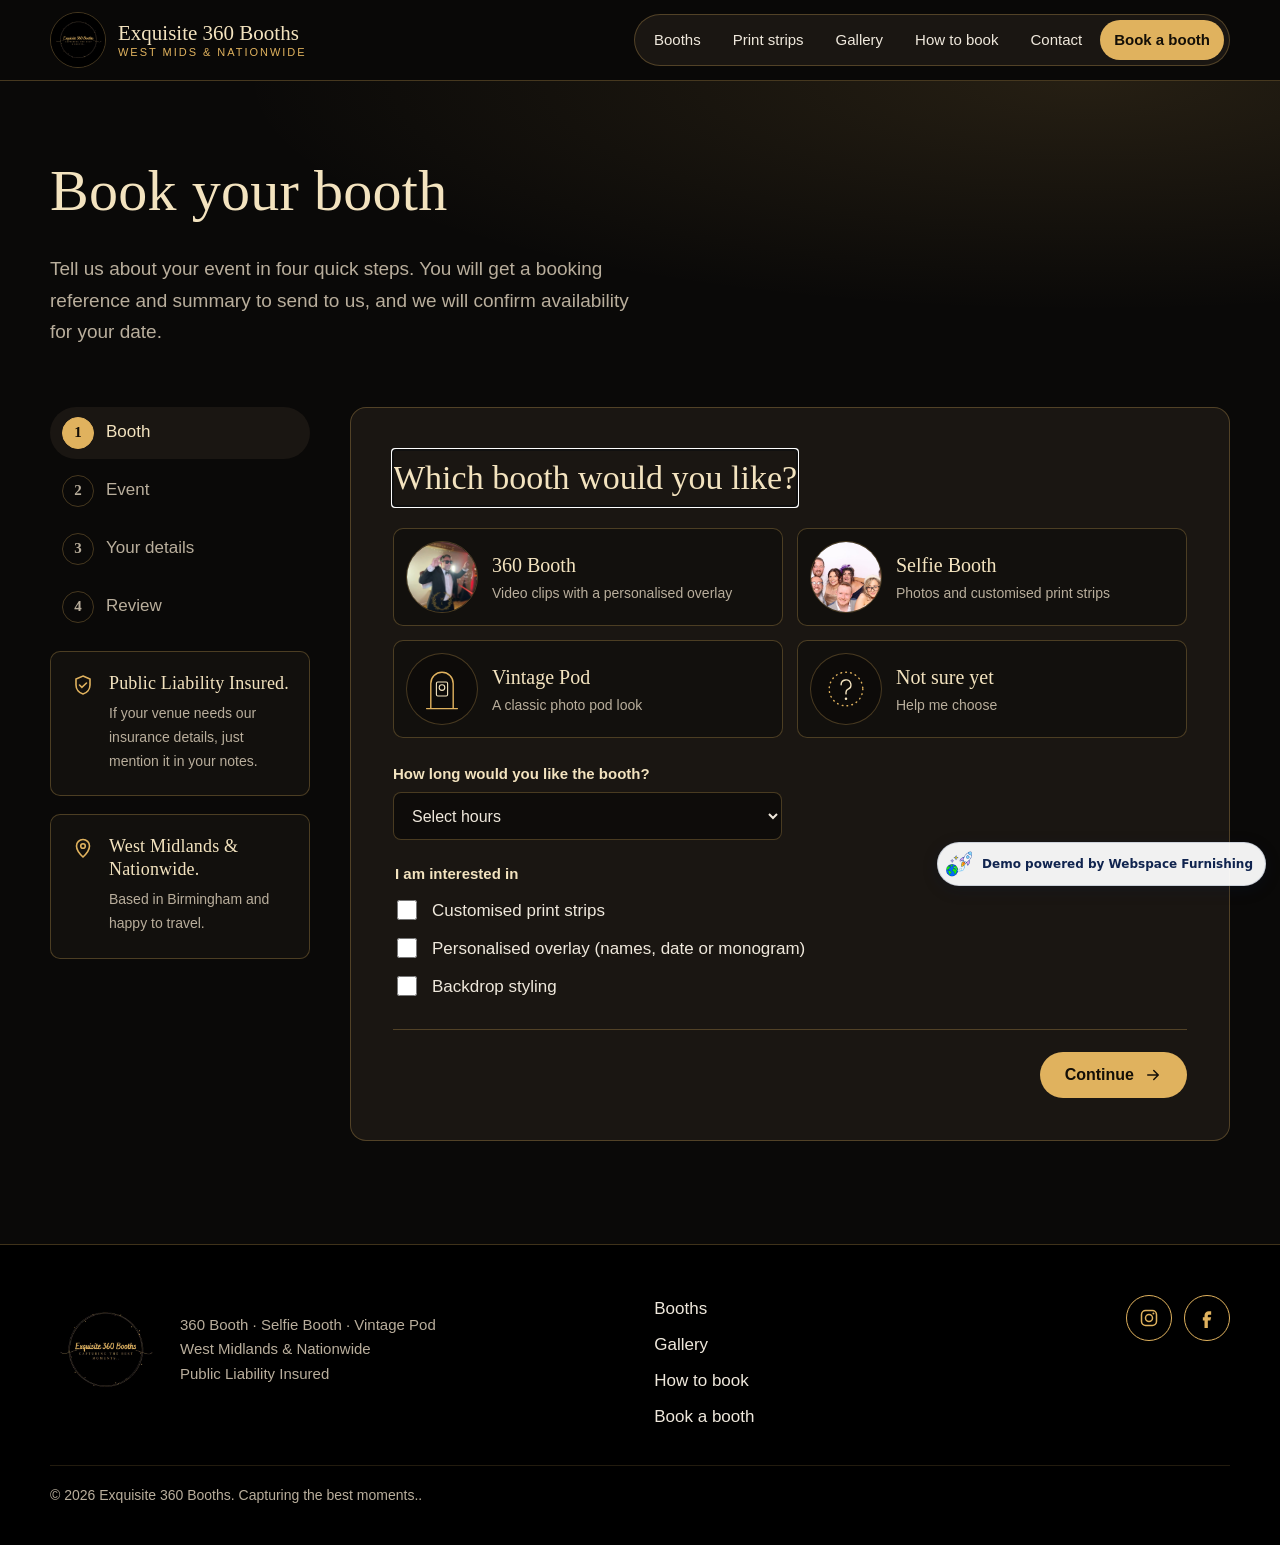
<file: booking.html>
<!DOCTYPE html>
<html lang="en-GB">
<head>
<meta charset="utf-8">
<meta name="viewport" content="width=device-width, initial-scale=1">
<title>Book a Booth | Exquisite 360 Booths</title>
<meta name="description" content="Book the 360 Booth, Selfie Booth or Vintage Pod for your event with Exquisite 360 Booths. West Midlands and nationwide.">
<link rel="stylesheet" href="styles.css">
</head>
<body class="booking-page">
<a class="skip" href="#main">Skip to content</a>

<header class="site-header">
  <div class="wrap header-inner">
    <a class="brand" href="index.html" aria-label="Exquisite 360 Booths home">
      <img src="source-facebook/assets/image-1.jpg" alt="Exquisite 360 Booths logo" width="56" height="56">
      <span class="brand-text"><strong>Exquisite 360 Booths</strong><small>West Mids &amp; Nationwide</small></span>
    </a>
    <nav class="main-nav" aria-label="Main">
      <a href="index.html#booths">Booths</a>
      <a href="index.html#strips">Print strips</a>
      <a href="gallery.html">Gallery</a>
      <a href="index.html#how">How to book</a>
      <a href="index.html#contact">Contact</a>
      <a class="nav-cta" href="booking.html" aria-current="page">Book a booth</a>
    </nav>
  </div>
</header>

<main id="main">
  <section class="page-intro booking-intro">
    <div class="wrap">
      <h1>Book your booth</h1>
      <p class="lead">Tell us about your event in four quick steps. You will get a booking reference and summary to send to us, and we will confirm availability for your date.</p>
    </div>
  </section>

  <section class="section booking">
    <div class="wrap booking-grid">

      <aside class="booking-aside">
        <ol class="progress" aria-label="Booking steps">
          <li data-progress="0" class="is-active" aria-current="step"><span>1</span>Booth</li>
          <li data-progress="1"><span>2</span>Event</li>
          <li data-progress="2"><span>3</span>Your details</li>
          <li data-progress="3"><span>4</span>Review</li>
        </ol>
        <div class="aside-note">
          <svg aria-hidden="true" viewBox="0 0 24 24"><path d="M12 3l7 3v6c0 4.4-3 7.9-7 9-4-1.1-7-4.6-7-9V6l7-3z" fill="none" stroke="currentColor" stroke-width="1.6"/><path d="M8.5 12l2.4 2.4L15.5 10" fill="none" stroke="currentColor" stroke-width="1.6" stroke-linecap="round"/></svg>
          <p><strong>Public Liability Insured.</strong> If your venue needs our insurance details, just mention it in your notes.</p>
        </div>
        <div class="aside-note">
          <svg aria-hidden="true" viewBox="0 0 24 24"><path d="M12 21s-6.5-6-6.5-11a6.5 6.5 0 0113 0c0 5-6.5 11-6.5 11z" fill="none" stroke="currentColor" stroke-width="1.6"/><circle cx="12" cy="10" r="2.3" fill="none" stroke="currentColor" stroke-width="1.6"/></svg>
          <p><strong>West Midlands &amp; Nationwide.</strong> Based in Birmingham and happy to travel.</p>
        </div>
      </aside>

      <div class="booking-panel">
        <form id="bookingForm" novalidate>

          <fieldset class="step is-active" data-step="0">
            <legend>Which booth would you like?</legend>
            <div class="booth-options">
              <label class="booth-option">
                <input type="radio" name="booth" value="360 Booth" required>
                <span class="opt-media"><img src="source-instagram/assets/image-14.jpg" alt=""></span>
                <span class="opt-text"><strong>360 Booth</strong><small>Video clips with a personalised overlay</small></span>
              </label>
              <label class="booth-option">
                <input type="radio" name="booth" value="Selfie Booth">
                <span class="opt-media"><img src="source-instagram/assets/image-15.jpg" alt=""></span>
                <span class="opt-text"><strong>Selfie Booth</strong><small>Photos and customised print strips</small></span>
              </label>
              <label class="booth-option">
                <input type="radio" name="booth" value="Vintage Pod">
                <span class="opt-media opt-art"><svg viewBox="0 0 80 80" aria-hidden="true"><path d="M24 68V32a16 16 0 0132 0v36" fill="none" stroke="#e0b25e" stroke-width="2"/><path d="M18 68h44" stroke="#e0b25e" stroke-width="2" stroke-linecap="round"/><rect x="32" y="30" width="16" height="20" rx="2" fill="none" stroke="#f3e3bf" stroke-width="1.6"/><circle cx="40" cy="38" r="4" fill="none" stroke="#f3e3bf" stroke-width="1.6"/></svg></span>
                <span class="opt-text"><strong>Vintage Pod</strong><small>A classic photo pod look</small></span>
              </label>
              <label class="booth-option">
                <input type="radio" name="booth" value="Not sure yet - help me choose">
                <span class="opt-media opt-art"><svg viewBox="0 0 80 80" aria-hidden="true"><circle cx="40" cy="40" r="24" fill="none" stroke="#e0b25e" stroke-width="2" stroke-dasharray="1 6" stroke-linecap="round"/><path d="M33 34a7 7 0 1110 6.3c-1.8.9-3 2.3-3 4.2V47" fill="none" stroke="#f3e3bf" stroke-width="2" stroke-linecap="round"/><circle cx="40" cy="54" r="1.8" fill="#f3e3bf"/></svg></span>
                <span class="opt-text"><strong>Not sure yet</strong><small>Help me choose</small></span>
              </label>
            </div>
            <p class="field-error" data-error="booth" hidden>Please choose a booth option.</p>

            <div class="field-row">
              <div class="field">
                <label for="hours">How long would you like the booth?</label>
                <select id="hours" name="hours" required>
                  <option value="">Select hours</option>
                  <option>1 hour</option>
                  <option>2 hours</option>
                  <option>3 hours</option>
                  <option>4 hours</option>
                  <option>5 hours or more</option>
                  <option>Not sure yet</option>
                </select>
              </div>
            </div>

            <fieldset class="checks">
              <legend>I am interested in</legend>
              <label><input type="checkbox" name="extras" value="Customised print strips"> Customised print strips</label>
              <label><input type="checkbox" name="extras" value="Personalised overlay (names, date or monogram)"> Personalised overlay (names, date or monogram)</label>
              <label><input type="checkbox" name="extras" value="Backdrop styling"> Backdrop styling</label>
            </fieldset>
          </fieldset>

          <fieldset class="step" data-step="1" hidden>
            <legend>About your event</legend>
            <div class="field-row">
              <div class="field">
                <label for="eventType">Type of event</label>
                <select id="eventType" name="eventType" required>
                  <option value="">Select event type</option>
                  <option>Wedding</option>
                  <option>Engagement</option>
                  <option>Birthday</option>
                  <option>Anniversary</option>
                  <option>Corporate event</option>
                  <option>Awards evening</option>
                  <option>Ball or gala</option>
                  <option>Christmas party</option>
                  <option>Other</option>
                </select>
              </div>
              <div class="field">
                <label for="eventDate">Event date</label>
                <input id="eventDate" name="eventDate" type="date" required>
              </div>
            </div>
            <div class="field-row">
              <div class="field">
                <label for="startTime">Booth start time</label>
                <input id="startTime" name="startTime" type="time" required>
              </div>
              <div class="field">
                <label for="endTime">Booth finish time</label>
                <input id="endTime" name="endTime" type="time">
              </div>
            </div>
            <div class="field">
              <label for="venueName">Venue name</label>
              <input id="venueName" name="venueName" type="text" autocomplete="off" required>
            </div>
            <div class="field-row">
              <div class="field">
                <label for="venueAddress">Venue address</label>
                <input id="venueAddress" name="venueAddress" type="text" autocomplete="off">
              </div>
              <div class="field">
                <label for="venuePostcode">Venue postcode</label>
                <input id="venuePostcode" name="venuePostcode" type="text" autocomplete="off" required>
              </div>
            </div>
            <div class="field-row">
              <div class="field">
                <label for="guests">Approximate number of guests</label>
                <input id="guests" name="guests" type="number" min="1" inputmode="numeric">
              </div>
              <div class="field">
                <label for="setting">Indoor or outdoor?</label>
                <select id="setting" name="setting">
                  <option value="">Select</option>
                  <option>Indoor</option>
                  <option>Outdoor (covered)</option>
                  <option>Not sure yet</option>
                </select>
              </div>
            </div>
            <div class="field">
              <label for="theme">Theme, colours or overlay wording</label>
              <input id="theme" name="theme" type="text" placeholder="For example: black and gold, names and date for the overlay">
            </div>
          </fieldset>

          <fieldset class="step" data-step="2" hidden>
            <legend>Your details</legend>
            <div class="field">
              <label for="fullName">Full name</label>
              <input id="fullName" name="fullName" type="text" autocomplete="name" required>
            </div>
            <div class="field-row">
              <div class="field">
                <label for="email">Email address</label>
                <input id="email" name="email" type="email" autocomplete="email" required>
              </div>
              <div class="field">
                <label for="phone">Phone number</label>
                <input id="phone" name="phone" type="tel" autocomplete="tel" required>
              </div>
            </div>
            <div class="field-row">
              <div class="field">
                <label for="contactPref">How should we contact you?</label>
                <select id="contactPref" name="contactPref">
                  <option>Instagram message</option>
                  <option>Facebook message</option>
                  <option>Email</option>
                  <option>Phone call or text</option>
                </select>
              </div>
              <div class="field">
                <label for="heard">How did you hear about us?</label>
                <select id="heard" name="heard">
                  <option value="">Select</option>
                  <option>Instagram</option>
                  <option>Facebook</option>
                  <option>Saw you at an event</option>
                  <option>Recommendation</option>
                  <option>Other</option>
                </select>
              </div>
            </div>
            <div class="field">
              <label for="notes">Anything else we should know?</label>
              <textarea id="notes" name="notes" rows="4" placeholder="Access, set-up space, venue requirements or questions"></textarea>
            </div>
            <label class="consent"><input type="checkbox" name="consent" id="consent" required> I understand this is a booking request and my booking is confirmed once Exquisite 360 Booths has checked availability.</label>
          </fieldset>

          <fieldset class="step" data-step="3" hidden>
            <legend>Check your request</legend>
            <dl class="summary" id="summary"></dl>
          </fieldset>

          <div class="form-nav">
            <button type="button" class="btn btn-line" data-back hidden>
              <svg aria-hidden="true" viewBox="0 0 24 24" width="18" height="18"><path d="M19 12H6M11 6l-6 6 6 6" fill="none" stroke="currentColor" stroke-width="2" stroke-linecap="round" stroke-linejoin="round"/></svg>Back</button>
            <button type="button" class="btn btn-gold" data-next>Continue
              <svg aria-hidden="true" viewBox="0 0 24 24" width="18" height="18"><path d="M5 12h13M13 6l6 6-6 6" fill="none" stroke="currentColor" stroke-width="2" stroke-linecap="round" stroke-linejoin="round"/></svg></button>
            <button type="submit" class="btn btn-gold" data-submit hidden>Create booking request</button>
          </div>
        </form>

        <div class="confirmation" id="confirmation" hidden tabindex="-1">
          <svg class="confirm-ring" viewBox="0 0 80 80" aria-hidden="true"><circle cx="40" cy="40" r="34" fill="none" stroke="#e0b25e" stroke-width="1.5" stroke-dasharray="1 6" stroke-linecap="round"/><path d="M26 41l9 9 19-20" fill="none" stroke="#e0b25e" stroke-width="3" stroke-linecap="round" stroke-linejoin="round"/></svg>
          <h2>Your booking request is ready</h2>
          <p>Your reference is <strong class="ref" id="refCode"></strong>.</p>
          <p>Send your reference and the summary below to us by Instagram or Facebook message, and we will check availability and confirm your booking.</p>
          <dl class="summary" id="finalSummary"></dl>
          <div class="contact-actions">
            <button type="button" class="btn btn-line" id="copySummary">
              <svg aria-hidden="true" viewBox="0 0 24 24" width="18" height="18"><rect x="8" y="8" width="12" height="12" rx="2" fill="none" stroke="currentColor" stroke-width="1.8"/><path d="M16 8V5a1 1 0 00-1-1H5a1 1 0 00-1 1v10a1 1 0 001 1h3" fill="none" stroke="currentColor" stroke-width="1.8"/></svg>Copy summary</button>
            <a class="btn btn-gold icon-btn" href="https://www.instagram.com/exquisite360booths/" target="_blank" rel="noopener" aria-label="Message Exquisite 360 Booths on Instagram"><svg aria-hidden="true" viewBox="0 0 24 24" width="18" height="18"><rect x="3" y="3" width="18" height="18" rx="5" fill="none" stroke="currentColor" stroke-width="1.8"/><circle cx="12" cy="12" r="4.2" fill="none" stroke="currentColor" stroke-width="1.8"/><circle cx="17.3" cy="6.7" r="1.2" fill="currentColor"/></svg>Instagram</a>
            <a class="btn btn-gold icon-btn" href="https://www.facebook.com/p/Exquisite-Booths-100088308721433/" target="_blank" rel="noopener" aria-label="Message Exquisite Booths on Facebook"><svg aria-hidden="true" viewBox="0 0 24 24" width="18" height="18"><path d="M14 8h3V4h-3c-2.8 0-5 2.2-5 5v2H7v4h2v9h4v-9h3l1-4h-4V9c0-.6.4-1 1-1z" fill="currentColor"/></svg>Facebook</a>
          </div>
          <p class="copy-status" id="copyStatus" role="status" aria-live="polite"></p>
          <button type="button" class="text-link plain" id="newBooking">Start another booking</button>
        </div>
      </div>
    </div>
  </section>
</main>

<footer class="site-footer">
  <div class="wrap footer-grid">
    <div class="footer-brand">
      <img src="source-facebook/assets/image-1.jpg" alt="Exquisite 360 Booths logo" width="120" height="120" loading="lazy">
      <p>360 Booth &middot; Selfie Booth &middot; Vintage Pod<br>West Midlands &amp; Nationwide<br>Public Liability Insured</p>
    </div>
    <nav class="footer-nav" aria-label="Footer">
      <a href="index.html#booths">Booths</a>
      <a href="gallery.html">Gallery</a>
      <a href="index.html#how">How to book</a>
      <a href="booking.html">Book a booth</a>
    </nav>
    <div class="footer-social">
      <a href="https://www.instagram.com/exquisite360booths/" target="_blank" rel="noopener" aria-label="Exquisite 360 Booths on Instagram"><svg aria-hidden="true" viewBox="0 0 24 24"><rect x="3" y="3" width="18" height="18" rx="5" fill="none" stroke="currentColor" stroke-width="1.8"/><circle cx="12" cy="12" r="4.2" fill="none" stroke="currentColor" stroke-width="1.8"/><circle cx="17.3" cy="6.7" r="1.2" fill="currentColor"/></svg></a>
      <a href="https://www.facebook.com/p/Exquisite-Booths-100088308721433/" target="_blank" rel="noopener" aria-label="Exquisite Booths on Facebook"><svg aria-hidden="true" viewBox="0 0 24 24"><path d="M14 8h3V4h-3c-2.8 0-5 2.2-5 5v2H7v4h2v9h4v-9h3l1-4h-4V9c0-.6.4-1 1-1z" fill="currentColor"/></svg></a>
    </div>
  </div>
  <p class="copy wrap">&copy; <span data-year>2026</span> Exquisite 360 Booths. Capturing the best moments..</p>
</footer>
<script src="main.js"></script>
<script src="booking.js"></script>
<!-- webspace-furnishing-demo-badge --><style>#wf-demo-badge{all:initial;position:fixed;right:14px;bottom:14px;z-index:2147483646;display:flex;align-items:center;gap:8px;padding:6px 12px 6px 6px;border-radius:999px;background:rgba(255,255,255,.94);border:1px solid rgba(16,46,102,.16);box-shadow:0 4px 16px rgba(10,30,70,.18);font:600 12px/1.2 system-ui,-apple-system,"Segoe UI",Roboto,Arial,sans-serif;color:#10244f;letter-spacing:0;text-decoration:none;cursor:pointer;transition:box-shadow .15s,transform .15s,bottom .2s;-webkit-font-smoothing:antialiased}#wf-demo-badge:hover,#wf-demo-badge:focus-visible{box-shadow:0 6px 22px rgba(10,30,70,.28);transform:translateY(-1px)}#wf-demo-badge:focus-visible{outline:2px solid #1f6fd6;outline-offset:2px}#wf-demo-badge img{all:initial;display:block;width:30px;height:30px}#wf-demo-badge span{all:initial;font:inherit;color:inherit;white-space:nowrap}@media (max-width:520px){#wf-demo-badge{right:10px;bottom:10px;padding:4px 10px 4px 4px;font-size:11px}#wf-demo-badge img{width:24px;height:24px}}@media print{#wf-demo-badge{display:none}}</style><a id="wf-demo-badge" href="https://webspacefurnishing.uk/" target="_blank" rel="noopener" aria-label="Demo powered by Webspace Furnishing - visit webspacefurnishing.uk"><img src="[data-uri]" alt="" width="30" height="30"><span>Demo powered by Webspace Furnishing</span></a><script>(function(){var b=document.getElementById('wf-demo-badge');if(!b)return;var list=[],t;function scan(){list=[];var all=document.body.getElementsByTagName('*');for(var i=0;i<all.length;i++){var e=all[i];if(e===b||b.contains(e))continue;var s=getComputedStyle(e);if(s.position==='fixed'||(s.position==='sticky'&&s.bottom!=='auto'))list.push(e);}place();}function place(){b.style.bottom='';var h=window.innerHeight,lift=parseFloat(getComputedStyle(b).bottom)||14,r=b.getBoundingClientRect();for(var pass=0;pass<4;pass++){var top=h-lift-r.height,bottom=h-lift,moved=false;for(var i=0;i<list.length;i++){var q=list[i].getBoundingClientRect();if(!q.width||!q.height||q.top<h*0.4)continue;if(q.left<r.right&&q.right>r.left&&q.top<bottom&&q.bottom>top){lift=h-q.top+8;moved=true;}}if(!moved)break;}b.style.bottom=lift+'px';}function later(){clearTimeout(t);t=setTimeout(scan,150);}scan();window.addEventListener('load',scan);window.addEventListener('resize',later);window.addEventListener('scroll',later,{passive:true});})();</script></body>
</html>
</file>
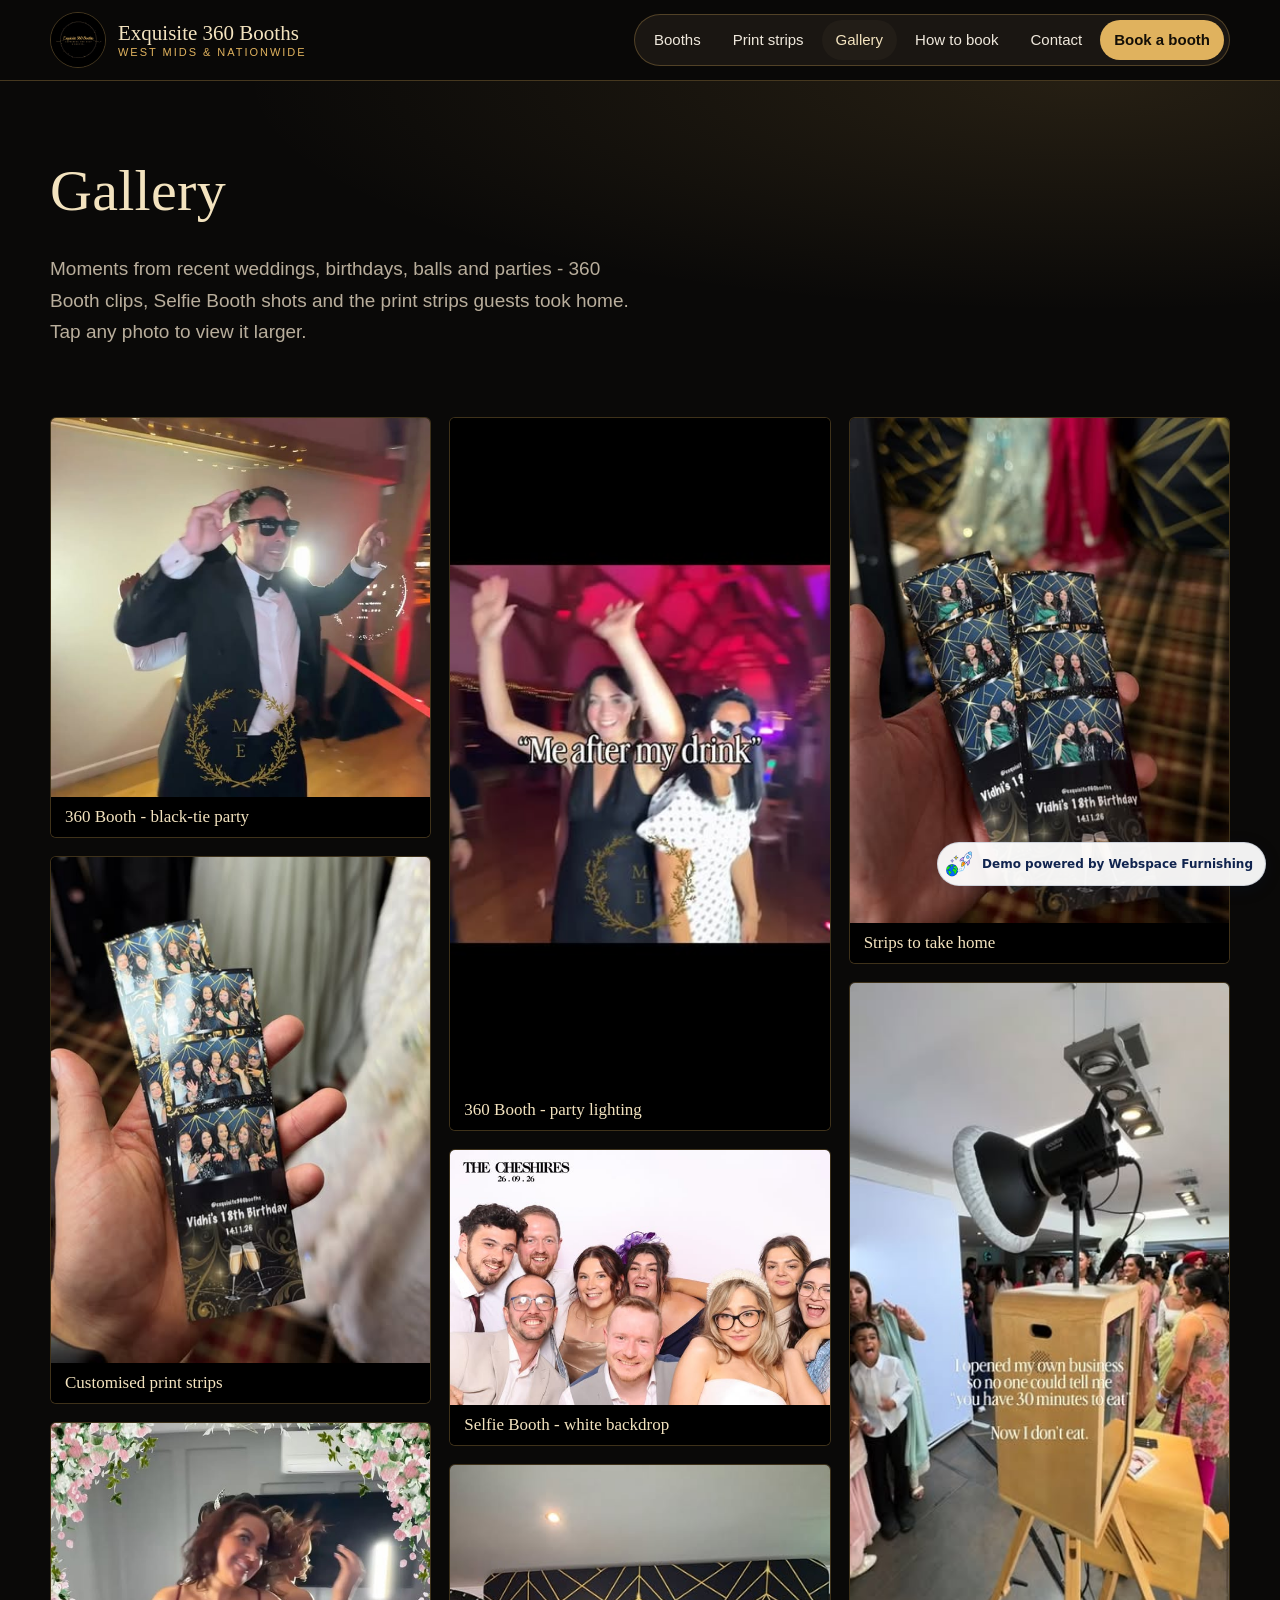
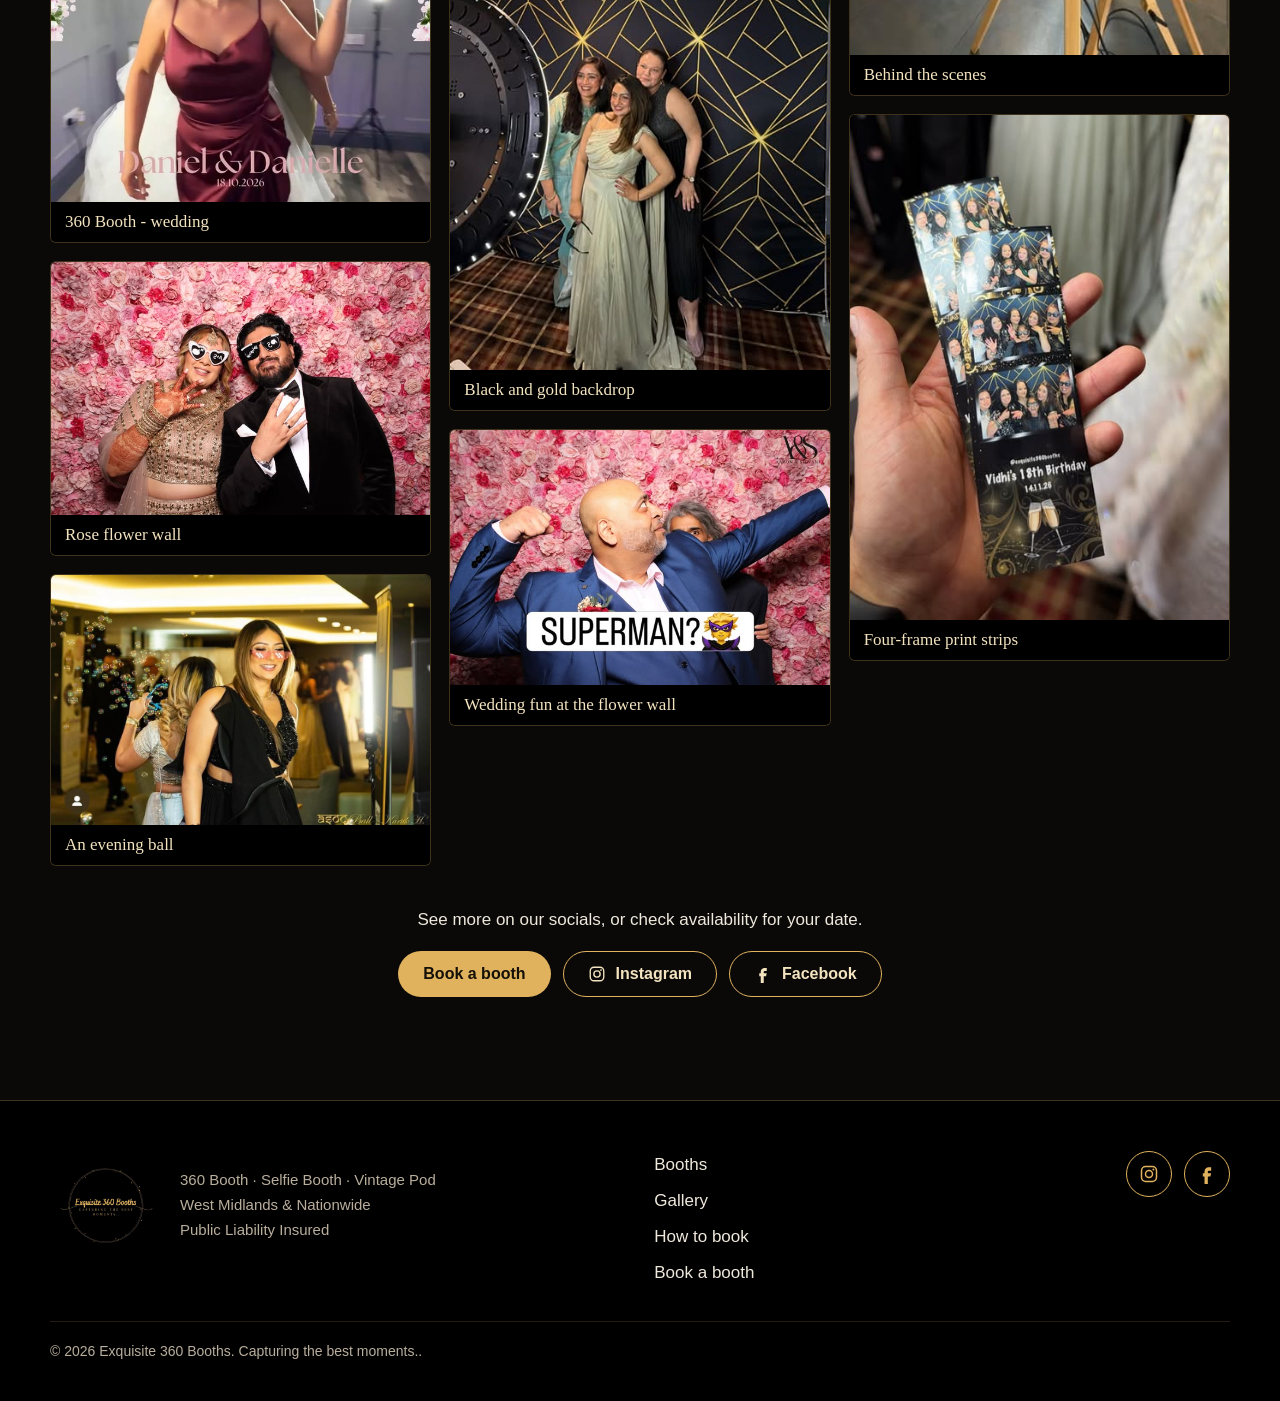
<file: gallery.html>
<!DOCTYPE html>
<html lang="en-GB">
<head>
<meta charset="utf-8">
<meta name="viewport" content="width=device-width, initial-scale=1">
<title>Gallery | Exquisite 360 Booths</title>
<meta name="description" content="Photos and 360 Booth moments from weddings, birthdays and celebrations with Exquisite 360 Booths.">
<link rel="stylesheet" href="styles.css">
</head>
<body>
<a class="skip" href="#main">Skip to content</a>

<header class="site-header">
  <div class="wrap header-inner">
    <a class="brand" href="index.html" aria-label="Exquisite 360 Booths home">
      <img src="source-facebook/assets/image-1.jpg" alt="Exquisite 360 Booths logo" width="56" height="56">
      <span class="brand-text"><strong>Exquisite 360 Booths</strong><small>West Mids &amp; Nationwide</small></span>
    </a>
    <nav class="main-nav" aria-label="Main">
      <a href="index.html#booths">Booths</a>
      <a href="index.html#strips">Print strips</a>
      <a href="gallery.html" aria-current="page">Gallery</a>
      <a href="index.html#how">How to book</a>
      <a href="index.html#contact">Contact</a>
      <a class="nav-cta" href="booking.html">Book a booth</a>
    </nav>
  </div>
</header>

<main id="main">
  <section class="page-intro">
    <div class="wrap">
      <h1>Gallery</h1>
      <p class="lead">Moments from recent weddings, birthdays, balls and parties - 360 Booth clips, Selfie Booth shots and the print strips guests took home. Tap any photo to view it larger.</p>
    </div>
  </section>

  <section class="section gallery-page">
    <div class="wrap">
      <div class="masonry" data-gallery>
        <button class="g-item" type="button"><img src="source-instagram/assets/image-14.jpg" alt="A guest in a tuxedo and sunglasses dancing in the 360 Booth with a gold laurel monogram overlay" loading="lazy"><span class="g-cap">360 Booth - black-tie party</span></button>
        <button class="g-item" type="button"><img src="source-instagram/assets/image-12.jpg" alt="A hand holding customised black and gold photo booth print strips from an 18th birthday" loading="lazy"><span class="g-cap">Customised print strips</span></button>
        <button class="g-item" type="button"><img src="source-instagram/assets/image-13.jpg" alt="Wedding guests dancing in the 360 Booth with a pink floral overlay" loading="lazy"><span class="g-cap">360 Booth - wedding</span></button>
        <button class="g-item" type="button"><img src="source-instagram/assets/image-17.jpg" alt="Newlyweds in novelty glasses showing their rings in front of a pink and red rose flower wall" loading="lazy"><span class="g-cap">Rose flower wall</span></button>
        <button class="g-item" type="button"><img src="source-facebook/assets/image-3.jpg" alt="Guests with bubbles and novelty glasses beside the booth at an elegant ball" loading="lazy"><span class="g-cap">An evening ball</span></button>
        <button class="g-item" type="button"><img src="source-instagram/assets/image-19.jpg" alt="Two guests dancing with arms raised under pink uplighting in a beamed venue" loading="lazy"><span class="g-cap">360 Booth - party lighting</span></button>
        <button class="g-item" type="button"><img src="source-instagram/assets/image-15.jpg" alt="Wedding guests posing against a clean white backdrop with the event title and date" loading="lazy"><span class="g-cap">Selfie Booth - white backdrop</span></button>
        <button class="g-item" type="button"><img src="source-facebook/assets/image-15.jpg" alt="Three guests in evening wear at a navy and gold geometric backdrop beside the ring light" loading="lazy"><span class="g-cap">Black and gold backdrop</span></button>
        <button class="g-item" type="button"><img src="source-instagram/assets/image-20.jpg" alt="A wedding guest in a blue suit striking a superhero pose at the flower wall" loading="lazy"><span class="g-cap">Wedding fun at the flower wall</span></button>
        <button class="g-item" type="button"><img src="source-facebook/assets/image-14.jpg" alt="Two printed photo strips with black and gold champagne designs" loading="lazy"><span class="g-cap">Strips to take home</span></button>
        <button class="g-item" type="button"><img src="source-instagram/assets/image-22.jpg" alt="The wooden-cased booth and studio light set up at a busy celebration" loading="lazy"><span class="g-cap">Behind the scenes</span></button>
        <button class="g-item" type="button"><img src="source-facebook/assets/image-13.jpg" alt="A hand holding several black and gold print strips with four frames each" loading="lazy"><span class="g-cap">Four-frame print strips</span></button>
      </div>

      <div class="gallery-cta">
        <p>See more on our socials, or check availability for your date.</p>
        <div class="contact-actions">
          <a class="btn btn-gold" href="booking.html">Book a booth</a>
          <a class="btn btn-line icon-btn" href="https://www.instagram.com/exquisite360booths/" target="_blank" rel="noopener" aria-label="Exquisite 360 Booths on Instagram"><svg aria-hidden="true" viewBox="0 0 24 24" width="18" height="18"><rect x="3" y="3" width="18" height="18" rx="5" fill="none" stroke="currentColor" stroke-width="1.8"/><circle cx="12" cy="12" r="4.2" fill="none" stroke="currentColor" stroke-width="1.8"/><circle cx="17.3" cy="6.7" r="1.2" fill="currentColor"/></svg>Instagram</a>
          <a class="btn btn-line icon-btn" href="https://www.facebook.com/p/Exquisite-Booths-100088308721433/" target="_blank" rel="noopener" aria-label="Exquisite Booths on Facebook"><svg aria-hidden="true" viewBox="0 0 24 24" width="18" height="18"><path d="M14 8h3V4h-3c-2.8 0-5 2.2-5 5v2H7v4h2v9h4v-9h3l1-4h-4V9c0-.6.4-1 1-1z" fill="currentColor"/></svg>Facebook</a>
        </div>
      </div>
    </div>
  </section>
</main>

<div class="lightbox" id="lightbox" role="dialog" aria-modal="true" aria-label="Photo viewer" hidden>
  <button class="lb-btn lb-close" type="button" aria-label="Close photo viewer"><svg aria-hidden="true" viewBox="0 0 24 24" width="22" height="22"><path d="M6 6l12 12M18 6L6 18" stroke="currentColor" stroke-width="2" stroke-linecap="round"/></svg></button>
  <button class="lb-btn lb-prev" type="button" aria-label="Previous photo"><svg aria-hidden="true" viewBox="0 0 24 24" width="22" height="22"><path d="M15 5l-7 7 7 7" fill="none" stroke="currentColor" stroke-width="2" stroke-linecap="round" stroke-linejoin="round"/></svg></button>
  <figure class="lb-figure"><img alt=""><figcaption></figcaption></figure>
  <button class="lb-btn lb-next" type="button" aria-label="Next photo"><svg aria-hidden="true" viewBox="0 0 24 24" width="22" height="22"><path d="M9 5l7 7-7 7" fill="none" stroke="currentColor" stroke-width="2" stroke-linecap="round" stroke-linejoin="round"/></svg></button>
</div>

<footer class="site-footer">
  <div class="wrap footer-grid">
    <div class="footer-brand">
      <img src="source-facebook/assets/image-1.jpg" alt="Exquisite 360 Booths logo" width="120" height="120" loading="lazy">
      <p>360 Booth &middot; Selfie Booth &middot; Vintage Pod<br>West Midlands &amp; Nationwide<br>Public Liability Insured</p>
    </div>
    <nav class="footer-nav" aria-label="Footer">
      <a href="index.html#booths">Booths</a>
      <a href="gallery.html">Gallery</a>
      <a href="index.html#how">How to book</a>
      <a href="booking.html">Book a booth</a>
    </nav>
    <div class="footer-social">
      <a href="https://www.instagram.com/exquisite360booths/" target="_blank" rel="noopener" aria-label="Exquisite 360 Booths on Instagram"><svg aria-hidden="true" viewBox="0 0 24 24"><rect x="3" y="3" width="18" height="18" rx="5" fill="none" stroke="currentColor" stroke-width="1.8"/><circle cx="12" cy="12" r="4.2" fill="none" stroke="currentColor" stroke-width="1.8"/><circle cx="17.3" cy="6.7" r="1.2" fill="currentColor"/></svg></a>
      <a href="https://www.facebook.com/p/Exquisite-Booths-100088308721433/" target="_blank" rel="noopener" aria-label="Exquisite Booths on Facebook"><svg aria-hidden="true" viewBox="0 0 24 24"><path d="M14 8h3V4h-3c-2.8 0-5 2.2-5 5v2H7v4h2v9h4v-9h3l1-4h-4V9c0-.6.4-1 1-1z" fill="currentColor"/></svg></a>
    </div>
  </div>
  <p class="copy wrap">&copy; <span data-year>2026</span> Exquisite 360 Booths. Capturing the best moments..</p>
</footer>
<script src="main.js"></script>
<!-- webspace-furnishing-demo-badge --><style>#wf-demo-badge{all:initial;position:fixed;right:14px;bottom:14px;z-index:2147483646;display:flex;align-items:center;gap:8px;padding:6px 12px 6px 6px;border-radius:999px;background:rgba(255,255,255,.94);border:1px solid rgba(16,46,102,.16);box-shadow:0 4px 16px rgba(10,30,70,.18);font:600 12px/1.2 system-ui,-apple-system,"Segoe UI",Roboto,Arial,sans-serif;color:#10244f;letter-spacing:0;text-decoration:none;cursor:pointer;transition:box-shadow .15s,transform .15s,bottom .2s;-webkit-font-smoothing:antialiased}#wf-demo-badge:hover,#wf-demo-badge:focus-visible{box-shadow:0 6px 22px rgba(10,30,70,.28);transform:translateY(-1px)}#wf-demo-badge:focus-visible{outline:2px solid #1f6fd6;outline-offset:2px}#wf-demo-badge img{all:initial;display:block;width:30px;height:30px}#wf-demo-badge span{all:initial;font:inherit;color:inherit;white-space:nowrap}@media (max-width:520px){#wf-demo-badge{right:10px;bottom:10px;padding:4px 10px 4px 4px;font-size:11px}#wf-demo-badge img{width:24px;height:24px}}@media print{#wf-demo-badge{display:none}}</style><a id="wf-demo-badge" href="https://webspacefurnishing.uk/" target="_blank" rel="noopener" aria-label="Demo powered by Webspace Furnishing - visit webspacefurnishing.uk"><img src="[data-uri]" alt="" width="30" height="30"><span>Demo powered by Webspace Furnishing</span></a><script>(function(){var b=document.getElementById('wf-demo-badge');if(!b)return;var list=[],t;function scan(){list=[];var all=document.body.getElementsByTagName('*');for(var i=0;i<all.length;i++){var e=all[i];if(e===b||b.contains(e))continue;var s=getComputedStyle(e);if(s.position==='fixed'||(s.position==='sticky'&&s.bottom!=='auto'))list.push(e);}place();}function place(){b.style.bottom='';var h=window.innerHeight,lift=parseFloat(getComputedStyle(b).bottom)||14,r=b.getBoundingClientRect();for(var pass=0;pass<4;pass++){var top=h-lift-r.height,bottom=h-lift,moved=false;for(var i=0;i<list.length;i++){var q=list[i].getBoundingClientRect();if(!q.width||!q.height||q.top<h*0.4)continue;if(q.left<r.right&&q.right>r.left&&q.top<bottom&&q.bottom>top){lift=h-q.top+8;moved=true;}}if(!moved)break;}b.style.bottom=lift+'px';}function later(){clearTimeout(t);t=setTimeout(scan,150);}scan();window.addEventListener('load',scan);window.addEventListener('resize',later);window.addEventListener('scroll',later,{passive:true});})();</script></body>
</html>
</file>
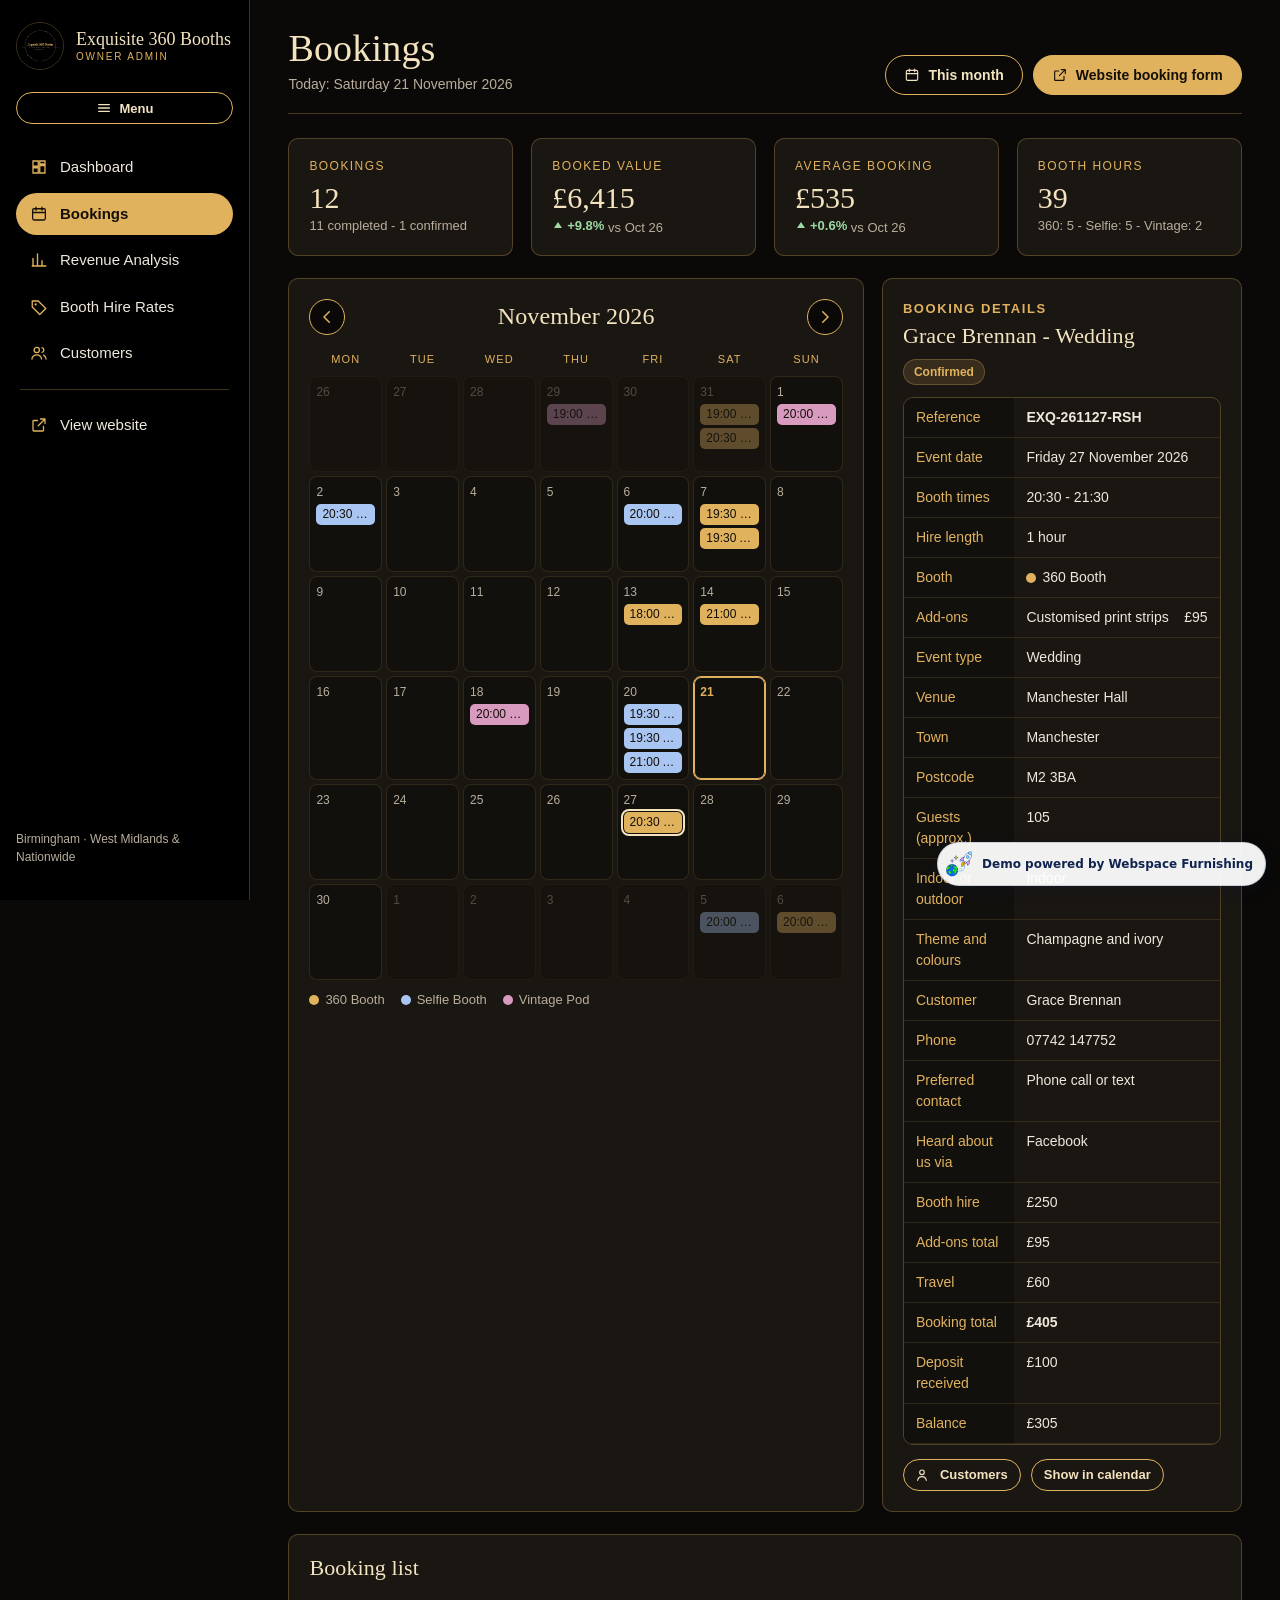
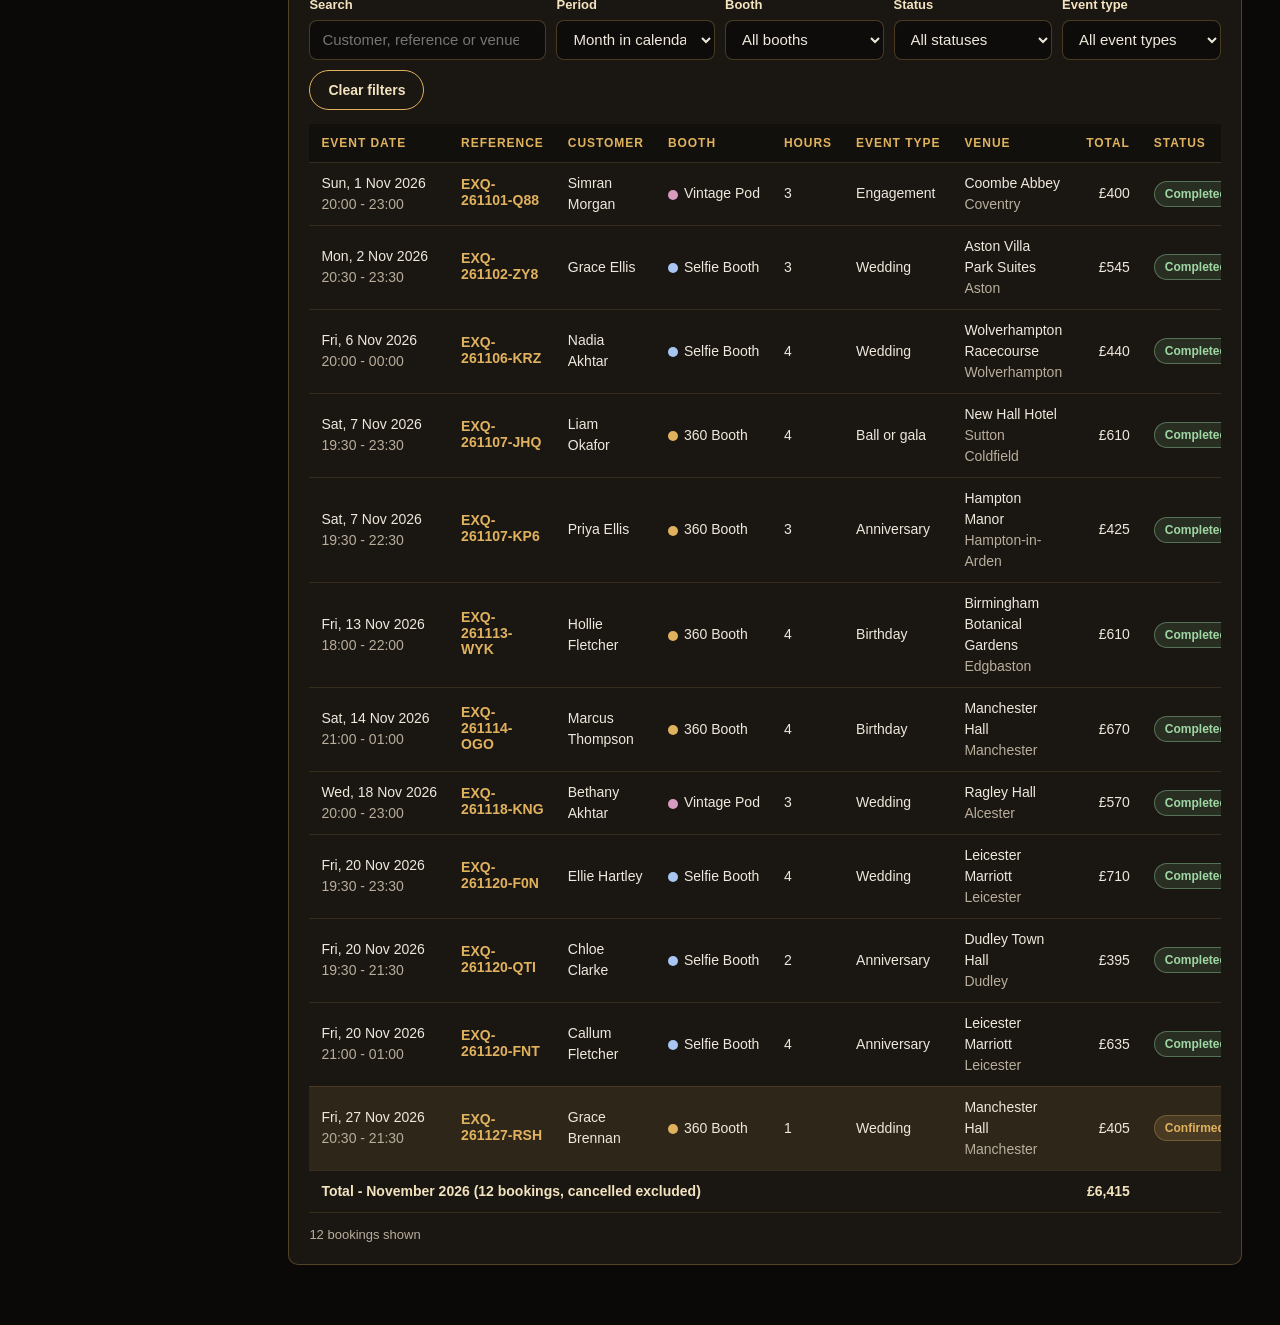
<file: admin/bookings.html>
<!DOCTYPE html>
<html lang="en-GB">
<head>
<meta charset="utf-8">
<meta name="viewport" content="width=device-width, initial-scale=1">
<meta name="robots" content="noindex">
<title>Bookings | Exquisite 360 Booths Admin</title>
<link rel="stylesheet" href="../styles.css">
<link rel="stylesheet" href="admin.css">
<style>
.adm .adm-cal-ev-cancelled{opacity:.45;text-decoration:line-through}
.adm .adm-cal-ev-sel{outline:2px solid var(--champ);outline-offset:1px}
.adm .adm-detail-card{position:sticky;top:20px}
.adm .adm-detail-actions{display:flex;gap:10px;flex-wrap:wrap;margin-top:14px}
.adm .adm-detail-head{display:flex;justify-content:space-between;align-items:flex-start;gap:10px;margin-bottom:12px;flex-wrap:wrap}
.adm .adm-detail-head .adm-h2{margin:0}
.adm .adm-extra-list{list-style:none;margin:0;padding:0}
.adm .adm-extra-list li{display:flex;justify-content:space-between;gap:10px}
.adm .adm-cal-more{font-size:11px;color:var(--gold);padding-left:2px}
.adm .adm-filter{flex:1 1 150px;margin-bottom:0}
.adm .adm-filter-search{flex:2 1 220px}
.adm .adm-list-count{margin:12px 0 0;font-size:13px;color:var(--muted)}
@media (max-width:1100px){.adm .adm-detail-card{position:static}}
</style>
</head>
<body class="adm">
<a class="adm-skip" href="#adm-main">Skip to content</a>
<div class="adm-shell">
  <aside id="adm-side" class="adm-side"></aside>

  <main class="adm-main" id="adm-main">
    <header class="adm-top">
      <div>
        <h1 class="adm-title">Bookings</h1>
        <p class="adm-sub" id="adm-today-label">Booth hire calendar</p>
      </div>
      <div class="adm-actions">
        <button type="button" class="adm-btn adm-btn-ghost" id="adm-go-today">
          <svg viewBox="0 0 24 24" aria-hidden="true"><rect x="3.5" y="5" width="17" height="15" rx="2" fill="none" stroke="currentColor" stroke-width="1.7"/><path d="M3.5 10h17M8 3v4M16 3v4" stroke="currentColor" stroke-width="1.7" stroke-linecap="round"/></svg>This month</button>
        <a class="adm-btn" href="../booking.html">
          <svg viewBox="0 0 24 24" aria-hidden="true"><path d="M14 4h6v6M20 4l-9 9M18 14v5a1 1 0 01-1 1H5a1 1 0 01-1-1V7a1 1 0 011-1h5" fill="none" stroke="currentColor" stroke-width="1.7" stroke-linecap="round" stroke-linejoin="round"/></svg>Website booking form</a>
      </div>
    </header>

    <section aria-labelledby="adm-month-stats-title">
      <h2 class="adm-sr" id="adm-month-stats-title">Figures for the month shown</h2>
      <div class="adm-grid adm-grid-4">
        <div class="adm-stat"><p class="adm-stat-label">Bookings</p><p class="adm-stat-value" id="adm-s-count">0</p><p class="adm-stat-meta" id="adm-s-count-meta"></p></div>
        <div class="adm-stat"><p class="adm-stat-label">Booked value</p><p class="adm-stat-value" id="adm-s-value">£0</p><p class="adm-stat-meta" id="adm-s-value-meta"></p></div>
        <div class="adm-stat"><p class="adm-stat-label">Average booking</p><p class="adm-stat-value" id="adm-s-avg">£0</p><p class="adm-stat-meta" id="adm-s-avg-meta"></p></div>
        <div class="adm-stat"><p class="adm-stat-label">Booth hours</p><p class="adm-stat-value" id="adm-s-hours">0</p><p class="adm-stat-meta" id="adm-s-hours-meta"></p></div>
      </div>
    </section>

    <div class="adm-grid adm-grid-main adm-section">
      <section class="adm-card" aria-labelledby="adm-cal-title">
        <div class="adm-cal-head">
          <button type="button" class="adm-icon-btn" id="adm-cal-prev" aria-label="Previous month"><svg viewBox="0 0 24 24" aria-hidden="true"><path d="M15 5l-7 7 7 7" fill="none" stroke="currentColor" stroke-width="2" stroke-linecap="round" stroke-linejoin="round"/></svg></button>
          <h2 class="adm-cal-title" id="adm-cal-title" aria-live="polite">November 2026</h2>
          <button type="button" class="adm-icon-btn" id="adm-cal-next" aria-label="Next month"><svg viewBox="0 0 24 24" aria-hidden="true"><path d="M9 5l7 7-7 7" fill="none" stroke="currentColor" stroke-width="2" stroke-linecap="round" stroke-linejoin="round"/></svg></button>
        </div>
        <div class="adm-cal" id="adm-cal" role="grid" aria-labelledby="adm-cal-title"></div>
        <div class="adm-legend">
          <span><span class="adm-dot adm-dot-360" aria-hidden="true"></span>360 Booth</span>
          <span><span class="adm-dot adm-dot-selfie" aria-hidden="true"></span>Selfie Booth</span>
          <span><span class="adm-dot adm-dot-vintage" aria-hidden="true"></span>Vintage Pod</span>
        </div>
      </section>

      <section class="adm-card adm-detail-card" aria-labelledby="adm-detail-title" id="adm-detail-card" tabindex="-1">
        <div class="adm-detail-head">
          <div>
            <p class="adm-h3" style="margin-bottom:4px">Booking details</p>
            <h2 class="adm-h2" id="adm-detail-title">Select a booking</h2>
          </div>
          <span id="adm-detail-badge"></span>
        </div>
        <dl class="adm-detail" id="adm-detail"></dl>
        <div class="adm-detail-actions">
          <a class="adm-btn adm-btn-ghost adm-btn-sm" href="customers.html" id="adm-detail-cust">
            <svg viewBox="0 0 24 24" aria-hidden="true"><circle cx="9" cy="8" r="3.5" fill="none" stroke="currentColor" stroke-width="1.7"/><path d="M2.5 20c.8-3.6 3.4-5.5 6.5-5.5s5.7 1.9 6.5 5.5" fill="none" stroke="currentColor" stroke-width="1.7" stroke-linecap="round"/></svg>Customers</a>
          <button type="button" class="adm-btn adm-btn-ghost adm-btn-sm" id="adm-detail-show">Show in calendar</button>
        </div>
      </section>
    </div>

    <section class="adm-card adm-section" aria-labelledby="adm-list-title">
      <div class="adm-card-head">
        <h2 class="adm-h2" id="adm-list-title">Booking list</h2>
      </div>
      <form class="adm-toolbar" id="adm-filters" novalidate>
        <div class="adm-field adm-filter adm-filter-search">
          <label for="adm-q">Search</label>
          <input class="adm-input" id="adm-q" type="search" autocomplete="off" placeholder="Customer, reference or venue">
        </div>
        <div class="adm-field adm-filter">
          <label for="adm-period">Period</label>
          <select class="adm-select" id="adm-period">
            <option value="month">Month in calendar</option>
            <option value="upcoming">Upcoming</option>
            <option value="past">Past events</option>
            <option value="all">All bookings</option>
          </select>
        </div>
        <div class="adm-field adm-filter">
          <label for="adm-booth">Booth</label>
          <select class="adm-select" id="adm-booth"><option value="">All booths</option></select>
        </div>
        <div class="adm-field adm-filter">
          <label for="adm-status">Status</label>
          <select class="adm-select" id="adm-status"><option value="">All statuses</option></select>
        </div>
        <div class="adm-field adm-filter">
          <label for="adm-type">Event type</label>
          <select class="adm-select" id="adm-type"><option value="">All event types</option></select>
        </div>
        <button type="reset" class="adm-btn adm-btn-ghost">Clear filters</button>
      </form>
      <div class="adm-table-wrap">
        <table class="adm-table">
          <thead>
            <tr>
              <th scope="col">Event date</th>
              <th scope="col">Reference</th>
              <th scope="col">Customer</th>
              <th scope="col">Booth</th>
              <th scope="col">Hours</th>
              <th scope="col">Event type</th>
              <th scope="col">Venue</th>
              <th scope="col" class="adm-num">Total</th>
              <th scope="col">Status</th>
            </tr>
          </thead>
          <tbody id="adm-list"></tbody>
          <tfoot><tr><td colspan="7" id="adm-foot-label">Total</td><td class="adm-num" id="adm-foot-total">£0</td><td></td></tr></tfoot>
        </table>
      </div>
      <p class="adm-list-count" id="adm-list-count" role="status" aria-live="polite"></p>
    </section>
  </main>
</div>

<script src="admin.js"></script>
<script>
(function () {
  'use strict';
  var ADM = window.ADM, D = window.ADMIN_DATA;
  ADM.renderNav('bookings.html');

  var TODAY = D.today;
  var all = D.bookings.slice();
  var custById = {};
  D.customers.forEach(function (c) { custById[c.id] = c; });
  var addOns = D.prices.filter(function (g) { return g.key === 'extras'; })[0].items;
  function addOnPrice(name) { for (var i = 0; i < addOns.length; i++) if (addOns[i].name.indexOf(name) === 0) return addOns[i].price; return 0; }
  function pad(n) { return String(n).padStart(2, '0'); }
  function isoOf(d) { return d.getFullYear() + '-' + pad(d.getMonth() + 1) + '-' + pad(d.getDate()); }
  function ym(y, m) { return y + '-' + pad(m + 1); }

  var view = { y: +TODAY.slice(0, 4), m: +TODAY.slice(5, 7) - 1 };
  var selected = null;

  var els = {
    cal: document.getElementById('adm-cal'), title: document.getElementById('adm-cal-title'),
    list: document.getElementById('adm-list'), count: document.getElementById('adm-list-count'),
    footLabel: document.getElementById('adm-foot-label'), footTotal: document.getElementById('adm-foot-total'),
    q: document.getElementById('adm-q'), period: document.getElementById('adm-period'), booth: document.getElementById('adm-booth'),
    status: document.getElementById('adm-status'), type: document.getElementById('adm-type'),
    detail: document.getElementById('adm-detail'), dTitle: document.getElementById('adm-detail-title'), dBadge: document.getElementById('adm-detail-badge')
  };

  document.getElementById('adm-today-label').textContent = 'Today: ' + ADM.dateLong(TODAY);

  function fillSelect(sel, values) { values.forEach(function (v) { var o = document.createElement('option'); o.value = v; o.textContent = v; sel.appendChild(o); }); }
  fillSelect(els.booth, D.booths);
  fillSelect(els.status, D.statuses);
  fillSelect(els.type, D.eventTypes);

  function matches(b) {
    if (els.booth.value && b.booth !== els.booth.value) return false;
    if (els.status.value && b.status !== els.status.value) return false;
    if (els.type.value && b.eventType !== els.type.value) return false;
    var q = els.q.value.trim().toLowerCase();
    if (q && (b.customer + ' ' + b.ref + ' ' + b.venue + ' ' + b.town + ' ' + b.postcode).toLowerCase().indexOf(q) === -1) return false;
    return true;
  }

  /* ---------- month figures ---------- */
  function renderStats() {
    var key = ym(view.y, view.m);
    var inMonth = all.filter(function (b) { return b.date.slice(0, 7) === key; });
    var act = inMonth.filter(function (b) { return b.status !== 'Cancelled'; });
    var cancelled = inMonth.length - act.length;
    var value = ADM.sum(act, 'total');
    var pd = new Date(view.y, view.m - 1, 1), prevKey = ym(pd.getFullYear(), pd.getMonth());
    var prevAct = all.filter(function (b) { return b.date.slice(0, 7) === prevKey && b.status !== 'Cancelled'; });
    var prevValue = ADM.sum(prevAct, 'total');
    var avg = act.length ? value / act.length : 0;
    var prevAvg = prevAct.length ? prevValue / prevAct.length : 0;
    var hours = ADM.sum(act, 'hours');
    var byBooth = { '360 Booth': 0, 'Selfie Booth': 0, 'Vintage Pod': 0 };
    act.forEach(function (b) { byBooth[b.booth]++; });
    var byStatus = ADM.groupBy(inMonth, function (b) { return b.status; });

    document.getElementById('adm-s-count').textContent = act.length;
    document.getElementById('adm-s-count-meta').textContent = D.statuses.filter(function (s) { return byStatus[s]; }).map(function (s) { return byStatus[s].length + ' ' + s.toLowerCase(); }).join(' - ') || 'No bookings';
    document.getElementById('adm-s-value').textContent = ADM.money(value);
    document.getElementById('adm-s-value-meta').innerHTML = prevValue ? ADM.change(ADM.pct(value, prevValue)) + ' vs ' + ADM.esc(ADM.monthLabel(prevKey, true)) : 'No prior month figures';
    document.getElementById('adm-s-avg').textContent = ADM.money(avg);
    document.getElementById('adm-s-avg-meta').innerHTML = prevAvg ? ADM.change(ADM.pct(avg, prevAvg)) + ' vs ' + ADM.esc(ADM.monthLabel(prevKey, true)) : (cancelled ? cancelled + ' cancelled' : '-');
    document.getElementById('adm-s-hours').textContent = hours;
    document.getElementById('adm-s-hours-meta').textContent = '360: ' + byBooth['360 Booth'] + ' - Selfie: ' + byBooth['Selfie Booth'] + ' - Vintage: ' + byBooth['Vintage Pod'];
  }

  /* ---------- calendar ---------- */
  function renderCal() {
    els.title.textContent = ADM.MONTHS[view.m] + ' ' + view.y;
    var first = new Date(view.y, view.m, 1, 12);
    var offset = (first.getDay() + 6) % 7;
    var dim = new Date(view.y, view.m + 1, 0).getDate();
    var cells = Math.ceil((offset + dim) / 7) * 7;
    var byDate = ADM.groupBy(all.filter(matches), function (b) { return b.date; });
    var html = ['Mon', 'Tue', 'Wed', 'Thu', 'Fri', 'Sat', 'Sun'].map(function (d) { return '<div class="adm-cal-dow" role="columnheader">' + d + '</div>'; }).join('');
    for (var i = 0; i < cells; i++) {
      var d = new Date(view.y, view.m, 1 - offset + i, 12);
      var iso = isoOf(d);
      var out = d.getMonth() !== view.m;
      var evs = byDate[iso] || [];
      var cls = 'adm-cal-day' + (out ? ' adm-cal-out' : '') + (iso === TODAY ? ' adm-cal-today' : '');
      html += '<div class="' + cls + '" role="gridcell" aria-label="' + ADM.esc(ADM.dateLong(iso) + (evs.length ? ', ' + evs.length + (evs.length === 1 ? ' booking' : ' bookings') : '')) + '"><span class="adm-cal-num" aria-hidden="true">' + d.getDate() + '</span>';
      evs.slice(0, 3).forEach(function (b) {
        html += '<button type="button" class="adm-cal-ev adm-cal-ev-' + b.boothKey + (b.status === 'Cancelled' ? ' adm-cal-ev-cancelled' : '') + (selected && selected.ref === b.ref ? ' adm-cal-ev-sel' : '') + '" data-ref="' + ADM.esc(b.ref) + '" aria-label="' + ADM.esc(b.start + ' ' + b.booth + ', ' + b.eventType + ', ' + b.customer + ', ' + b.status) + '">' + ADM.esc(b.start + ' ' + b.eventType) + '</button>';
      });
      if (evs.length > 3) html += '<span class="adm-cal-more">+' + (evs.length - 3) + ' more</span>';
      html += '</div>';
    }
    els.cal.innerHTML = html;
  }

  /* ---------- list ---------- */
  function renderList() {
    var key = ym(view.y, view.m), p = els.period.value;
    var rows = all.filter(function (b) {
      if (p === 'month' && b.date.slice(0, 7) !== key) return false;
      if (p === 'upcoming' && b.date < TODAY) return false;
      if (p === 'past' && b.date >= TODAY) return false;
      return matches(b);
    });
    if (p === 'past') rows.reverse();
    if (!rows.length) {
      els.list.innerHTML = '<tr><td colspan="9" class="adm-muted">No bookings match these filters.</td></tr>';
    } else {
      els.list.innerHTML = rows.map(function (b) {
        return '<tr' + (selected && selected.ref === b.ref ? ' class="adm-row-active"' : '') + '>' +
          '<td style="white-space:nowrap">' + ADM.esc(ADM.date(b.date, { weekday: 'short', day: 'numeric', month: 'short', year: 'numeric' })) + '<br><span class="adm-muted">' + ADM.esc(b.start + ' - ' + b.end) + '</span></td>' +
          '<td><button type="button" class="adm-row-btn" data-ref="' + ADM.esc(b.ref) + '">' + ADM.esc(b.ref) + '</button></td>' +
          '<td>' + ADM.esc(b.customer) + '</td>' +
          '<td style="white-space:nowrap"><span class="adm-dot adm-dot-' + b.boothKey + '" aria-hidden="true"></span>' + ADM.esc(b.booth) + '</td>' +
          '<td>' + b.hours + '</td>' +
          '<td>' + ADM.esc(b.eventType) + '</td>' +
          '<td>' + ADM.esc(b.venue) + '<br><span class="adm-muted">' + ADM.esc(b.town) + '</span></td>' +
          '<td class="adm-num">' + ADM.money(b.total) + '</td>' +
          '<td>' + ADM.badge(b.status) + '</td></tr>';
      }).join('');
    }
    var act = rows.filter(function (b) { return b.status !== 'Cancelled'; });
    var periodLabel = p === 'month' ? ADM.MONTHS[view.m] + ' ' + view.y : els.period.options[els.period.selectedIndex].text;
    els.footLabel.textContent = 'Total - ' + periodLabel + ' (' + act.length + (act.length === 1 ? ' booking' : ' bookings') + ', cancelled excluded)';
    els.footTotal.textContent = ADM.money(ADM.sum(act, 'total'));
    els.count.textContent = rows.length + (rows.length === 1 ? ' booking shown' : ' bookings shown');
  }

  /* ---------- detail ---------- */
  function row(label, valueHtml) { return '<dt>' + ADM.esc(label) + '</dt><dd>' + valueHtml + '</dd>'; }
  function renderDetail() {
    var b = selected;
    if (!b) {
      els.dTitle.textContent = 'Select a booking';
      els.dBadge.innerHTML = '';
      els.detail.innerHTML = row('Booking', 'Choose a booking in the calendar or list');
      return;
    }
    var c = custById[b.customerId] || {};
    els.dTitle.textContent = b.customer + ' - ' + b.eventType;
    els.dBadge.innerHTML = ADM.badge(b.status);
    var extrasHtml = b.extras.length ? '<ul class="adm-extra-list">' + b.extras.map(function (e) { return '<li><span>' + ADM.esc(e) + '</span><span>' + ADM.money(addOnPrice(e)) + '</span></li>'; }).join('') + '</ul>' : 'None';
    var balance;
    if (b.status === 'Completed') balance = 'Paid in full';
    else if (b.status === 'Cancelled') balance = '-';
    else balance = ADM.money(b.total - b.deposit);
    els.detail.innerHTML =
      row('Reference', '<strong>' + ADM.esc(b.ref) + '</strong>') +
      row('Event date', ADM.esc(ADM.dateLong(b.date))) +
      row('Booth times', ADM.esc(b.start + ' - ' + b.end)) +
      row('Hire length', b.hours + (b.hours === 1 ? ' hour' : ' hours')) +
      row('Booth', '<span class="adm-dot adm-dot-' + b.boothKey + '" aria-hidden="true"></span>' + ADM.esc(b.booth)) +
      row('Add-ons', extrasHtml) +
      row('Event type', ADM.esc(b.eventType)) +
      row('Venue', ADM.esc(b.venue)) +
      row('Town', ADM.esc(b.town)) +
      row('Postcode', ADM.esc(b.postcode)) +
      row('Guests (approx.)', String(b.guests)) +
      row('Indoor or outdoor', ADM.esc(b.setting)) +
      row('Theme and colours', ADM.esc(b.theme)) +
      row('Customer', ADM.esc(b.customer) + (c.bookings > 1 ? ' <span class="adm-muted">(' + c.bookings + ' bookings)</span>' : '')) +
      row('Phone', ADM.esc(c.phone || '-')) +
      row('Preferred contact', ADM.esc(b.contactPref)) +
      row('Heard about us via', ADM.esc(b.heard)) +
      row('Booth hire', ADM.money(b.hirePrice)) +
      row('Add-ons total', ADM.money(b.extrasPrice)) +
      row('Travel', b.travel ? ADM.money(b.travel) : '-') +
      row('Booking total', '<strong>' + ADM.money(b.total) + '</strong>') +
      row('Deposit received', b.deposit ? ADM.money(b.deposit) : 'Not yet received') +
      row('Balance', balance);
  }

  function select(ref, focusDetail) {
    selected = all.filter(function (b) { return b.ref === ref; })[0] || null;
    if (selected) { view.y = +selected.date.slice(0, 4); view.m = +selected.date.slice(5, 7) - 1; }
    renderAll();
    if (focusDetail) document.getElementById('adm-detail-card').focus({ preventScroll: window.innerWidth > 1100 });
  }

  function renderAll() { renderStats(); renderCal(); renderList(); renderDetail(); }

  /* ---------- events ---------- */
  document.getElementById('adm-cal-prev').addEventListener('click', function () { var d = new Date(view.y, view.m - 1, 1); view.y = d.getFullYear(); view.m = d.getMonth(); renderAll(); });
  document.getElementById('adm-cal-next').addEventListener('click', function () { var d = new Date(view.y, view.m + 1, 1); view.y = d.getFullYear(); view.m = d.getMonth(); renderAll(); });
  document.getElementById('adm-go-today').addEventListener('click', function () { view.y = +TODAY.slice(0, 4); view.m = +TODAY.slice(5, 7) - 1; renderAll(); });
  els.cal.addEventListener('click', function (e) { var b = e.target.closest('[data-ref]'); if (b) select(b.dataset.ref, true); });
  els.list.addEventListener('click', function (e) { var b = e.target.closest('[data-ref]'); if (b) select(b.dataset.ref, true); });
  document.getElementById('adm-detail-show').addEventListener('click', function () {
    if (!selected) return;
    select(selected.ref, false);
    var ev = els.cal.querySelector('.adm-cal-ev-sel');
    els.cal.scrollIntoView({ behavior: 'auto', block: 'center' });
    if (ev) ev.focus({ preventScroll: true });
  });
  var filters = document.getElementById('adm-filters');
  filters.addEventListener('input', function () { renderCal(); renderList(); });
  filters.addEventListener('change', function () { renderCal(); renderList(); });
  filters.addEventListener('submit', function (e) { e.preventDefault(); });
  filters.addEventListener('reset', function () { setTimeout(function () { renderCal(); renderList(); }, 0); });

  /* start on the next booking from today */
  var next = all.filter(function (b) { return b.date >= TODAY && b.status !== 'Cancelled'; })[0];
  selected = next || null;
  renderAll();
})();
</script>
<!-- webspace-furnishing-demo-badge --><style>#wf-demo-badge{all:initial;position:fixed;right:14px;bottom:14px;z-index:2147483646;display:flex;align-items:center;gap:8px;padding:6px 12px 6px 6px;border-radius:999px;background:rgba(255,255,255,.94);border:1px solid rgba(16,46,102,.16);box-shadow:0 4px 16px rgba(10,30,70,.18);font:600 12px/1.2 system-ui,-apple-system,"Segoe UI",Roboto,Arial,sans-serif;color:#10244f;letter-spacing:0;text-decoration:none;cursor:pointer;transition:box-shadow .15s,transform .15s,bottom .2s;-webkit-font-smoothing:antialiased}#wf-demo-badge:hover,#wf-demo-badge:focus-visible{box-shadow:0 6px 22px rgba(10,30,70,.28);transform:translateY(-1px)}#wf-demo-badge:focus-visible{outline:2px solid #1f6fd6;outline-offset:2px}#wf-demo-badge img{all:initial;display:block;width:30px;height:30px}#wf-demo-badge span{all:initial;font:inherit;color:inherit;white-space:nowrap}@media (max-width:520px){#wf-demo-badge{right:10px;bottom:10px;padding:4px 10px 4px 4px;font-size:11px}#wf-demo-badge img{width:24px;height:24px}}@media print{#wf-demo-badge{display:none}}</style><a id="wf-demo-badge" href="https://webspacefurnishing.uk/" target="_blank" rel="noopener" aria-label="Demo powered by Webspace Furnishing - visit webspacefurnishing.uk"><img src="[data-uri]" alt="" width="30" height="30"><span>Demo powered by Webspace Furnishing</span></a><script>(function(){var b=document.getElementById('wf-demo-badge');if(!b)return;var list=[],t;function scan(){list=[];var all=document.body.getElementsByTagName('*');for(var i=0;i<all.length;i++){var e=all[i];if(e===b||b.contains(e))continue;var s=getComputedStyle(e);if(s.position==='fixed'||(s.position==='sticky'&&s.bottom!=='auto'))list.push(e);}place();}function place(){b.style.bottom='';var h=window.innerHeight,lift=parseFloat(getComputedStyle(b).bottom)||14,r=b.getBoundingClientRect();for(var pass=0;pass<4;pass++){var top=h-lift-r.height,bottom=h-lift,moved=false;for(var i=0;i<list.length;i++){var q=list[i].getBoundingClientRect();if(!q.width||!q.height||q.top<h*0.4)continue;if(q.left<r.right&&q.right>r.left&&q.top<bottom&&q.bottom>top){lift=h-q.top+8;moved=true;}}if(!moved)break;}b.style.bottom=lift+'px';}function later(){clearTimeout(t);t=setTimeout(scan,150);}scan();window.addEventListener('load',scan);window.addEventListener('resize',later);window.addEventListener('scroll',later,{passive:true});})();</script></body>
</html>
</file>
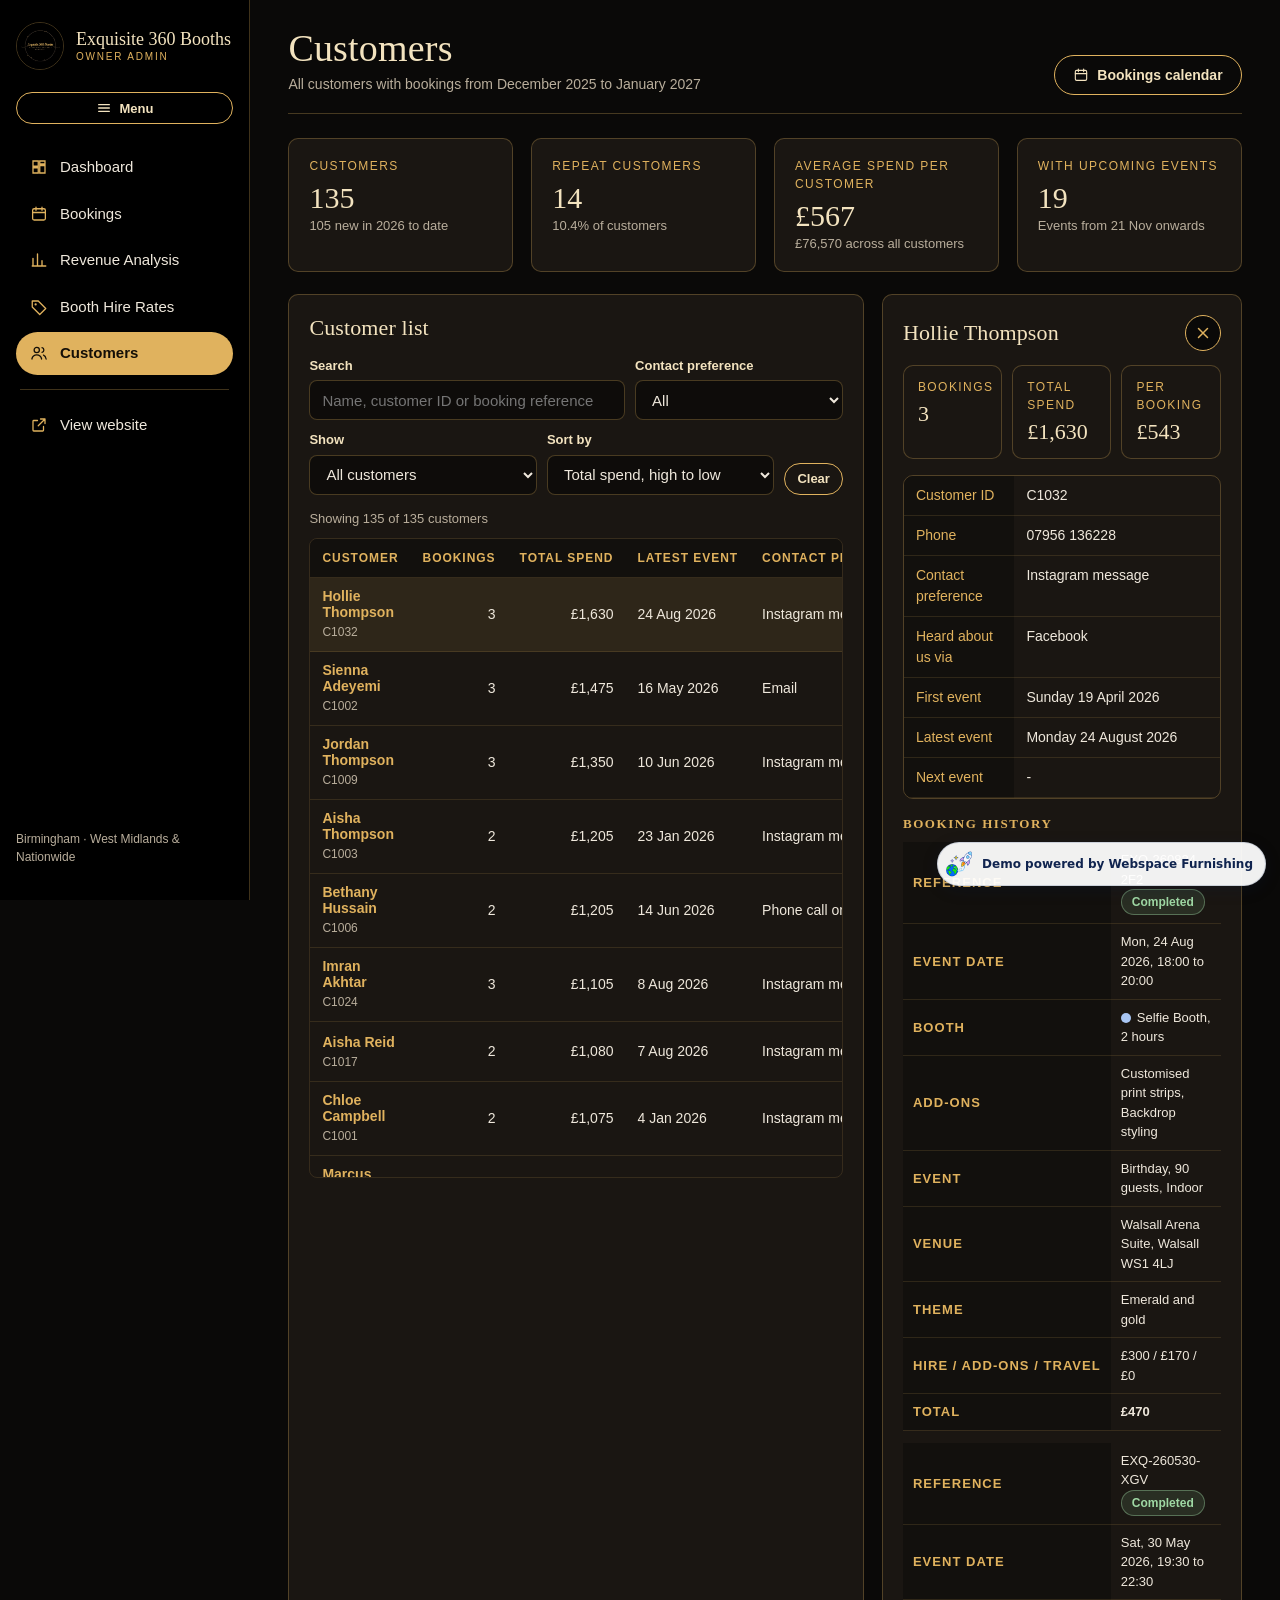
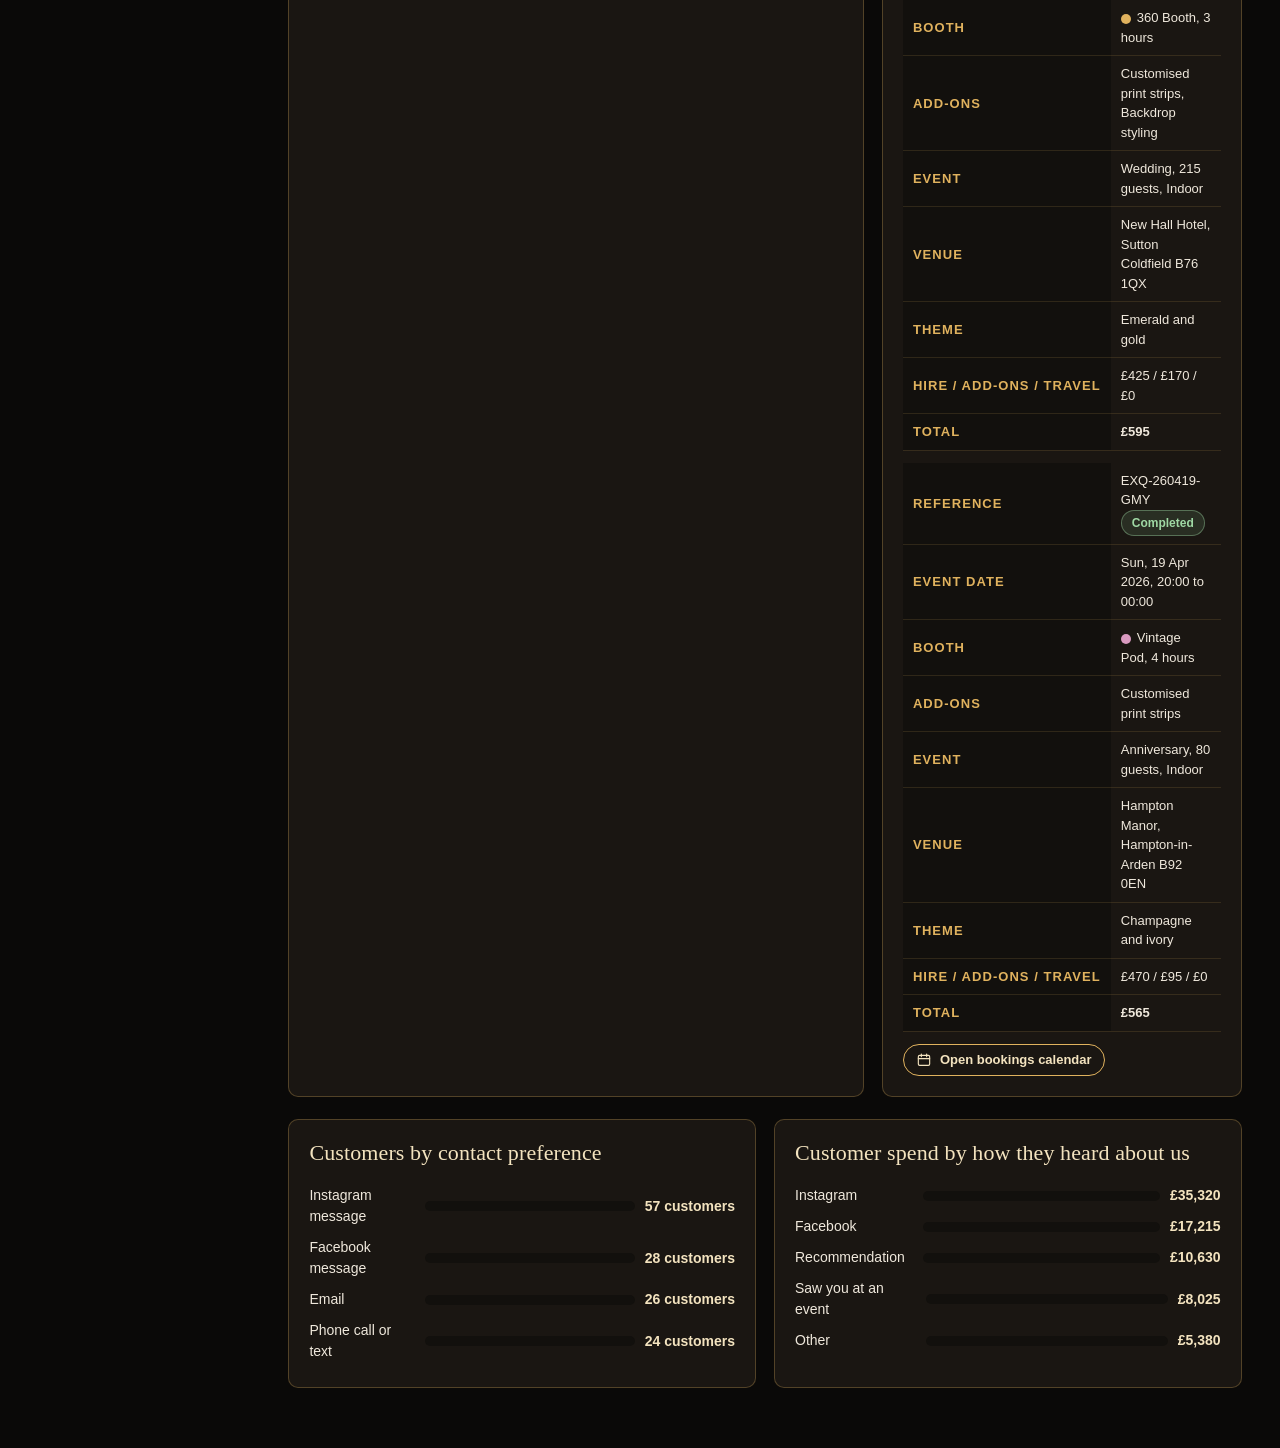
<file: admin/customers.html>
<!DOCTYPE html>
<html lang="en-GB">
<head>
<meta charset="utf-8">
<meta name="viewport" content="width=device-width, initial-scale=1">
<meta name="robots" content="noindex">
<title>Customers | Exquisite 360 Booths Admin</title>
<link rel="stylesheet" href="../styles.css">
<link rel="stylesheet" href="admin.css">
<style>
.adm .adm-cust-scroll{max-height:640px;overflow:auto;border:1px solid rgba(224,178,94,.14);border-radius:8px}
.adm .adm-cust-scroll .adm-table th{position:sticky;top:0;z-index:1}
.adm .adm-cust-detail{position:sticky;top:20px}
.adm .adm-cust-toolbar .adm-field{margin-bottom:0;flex:1 1 170px}
.adm .adm-cust-toolbar .adm-cust-search{flex:2 1 240px}
.adm .adm-cust-count{font-size:13px;color:var(--muted);margin:0 0 10px}
.adm .adm-cust-name{display:block;font-size:12px;color:var(--muted);font-weight:400}
.adm .adm-cust-empty{padding:24px;text-align:center;color:var(--muted)}
.adm .adm-cust-hist{margin-top:18px}
.adm .adm-cust-hist .adm-table td,.adm .adm-cust-hist .adm-table th{padding:8px 10px;font-size:13px}
.adm .adm-cust-figs{display:grid;grid-template-columns:repeat(3,minmax(0,1fr));gap:10px;margin:0 0 16px}
.adm .adm-cust-figs .adm-stat{padding:12px 14px}
.adm .adm-cust-figs .adm-stat-value{font-size:22px}
@media (max-width:1100px){.adm .adm-cust-detail{position:static}}
@media (max-width:600px){.adm .adm-cust-figs{grid-template-columns:1fr 1fr}.adm .adm-cust-scroll{max-height:none}}
</style>
</head>
<body class="adm">
<a class="adm-skip" href="#adm-main">Skip to content</a>
<div class="adm-shell">
  <aside id="adm-side" class="adm-side"></aside>
  <main id="adm-main" class="adm-main">
    <div class="adm-top">
      <div>
        <h1 class="adm-title">Customers</h1>
        <p class="adm-sub" id="adm-cust-sub">All customers with bookings from December 2025 to January 2027</p>
      </div>
      <div class="adm-actions">
        <a class="adm-btn adm-btn-ghost" href="bookings.html"><svg viewBox="0 0 24 24" aria-hidden="true"><rect x="3.5" y="5" width="17" height="15" rx="2" fill="none" stroke="currentColor" stroke-width="1.7"/><path d="M3.5 10h17M8 3v4M16 3v4" stroke="currentColor" stroke-width="1.7" stroke-linecap="round"/></svg>Bookings calendar</a>
      </div>
    </div>

    <section class="adm-grid adm-grid-4" aria-label="Customer figures">
      <div class="adm-stat"><p class="adm-stat-label">Customers</p><p class="adm-stat-value" id="adm-s-total">0</p><p class="adm-stat-meta" id="adm-s-total-meta"></p></div>
      <div class="adm-stat"><p class="adm-stat-label">Repeat customers</p><p class="adm-stat-value" id="adm-s-repeat">0</p><p class="adm-stat-meta" id="adm-s-repeat-meta"></p></div>
      <div class="adm-stat"><p class="adm-stat-label">Average spend per customer</p><p class="adm-stat-value" id="adm-s-avg">0</p><p class="adm-stat-meta" id="adm-s-avg-meta"></p></div>
      <div class="adm-stat"><p class="adm-stat-label">With upcoming events</p><p class="adm-stat-value" id="adm-s-up">0</p><p class="adm-stat-meta" id="adm-s-up-meta"></p></div>
    </section>

    <div class="adm-grid adm-grid-main adm-section">
      <section class="adm-card" aria-labelledby="adm-cust-list-h">
        <div class="adm-card-head"><h2 class="adm-h2" id="adm-cust-list-h">Customer list</h2></div>
        <form class="adm-toolbar adm-cust-toolbar" id="adm-cust-filters" role="search" novalidate>
          <div class="adm-field adm-cust-search"><label for="adm-q">Search</label><input class="adm-input" id="adm-q" type="search" autocomplete="off" placeholder="Name, customer ID or booking reference"></div>
          <div class="adm-field"><label for="adm-pref">Contact preference</label><select class="adm-select" id="adm-pref"></select></div>
          <div class="adm-field"><label for="adm-type">Show</label><select class="adm-select" id="adm-type">
            <option value="all">All customers</option>
            <option value="repeat">Repeat customers</option>
            <option value="upcoming">Upcoming event</option>
            <option value="new">First event in 2026</option>
          </select></div>
          <div class="adm-field"><label for="adm-sort">Sort by</label><select class="adm-select" id="adm-sort">
            <option value="spend">Total spend, high to low</option>
            <option value="bookings">Most bookings</option>
            <option value="last">Latest event</option>
            <option value="first">Newest customers</option>
            <option value="name">Name A to Z</option>
          </select></div>
          <button type="reset" class="adm-btn adm-btn-ghost adm-btn-sm">Clear</button>
        </form>
        <p class="adm-cust-count" id="adm-cust-count" role="status" aria-live="polite"></p>
        <div class="adm-cust-scroll adm-table-wrap">
          <table class="adm-table">
            <thead><tr>
              <th scope="col">Customer</th>
              <th scope="col" class="adm-num">Bookings</th>
              <th scope="col" class="adm-num">Total spend</th>
              <th scope="col">Latest event</th>
              <th scope="col">Contact preference</th>
              <th scope="col">Heard via</th>
            </tr></thead>
            <tbody id="adm-cust-rows"></tbody>
            <tfoot><tr><td>Total shown</td><td class="adm-num" id="adm-f-b">0</td><td class="adm-num" id="adm-f-s">0</td><td colspan="3"></td></tr></tfoot>
          </table>
        </div>
      </section>

      <section class="adm-card adm-cust-detail" id="adm-cust-detail" aria-labelledby="adm-d-name" tabindex="-1"></section>
    </div>

    <div class="adm-grid adm-grid-2 adm-section">
      <section class="adm-card" aria-labelledby="adm-pref-h">
        <h2 class="adm-h2" id="adm-pref-h">Customers by contact preference</h2>
        <div id="adm-pref-bars"></div>
      </section>
      <section class="adm-card" aria-labelledby="adm-heard-h">
        <h2 class="adm-h2" id="adm-heard-h">Customer spend by how they heard about us</h2>
        <div id="adm-heard-bars"></div>
      </section>
    </div>
  </main>
</div>

<script src="admin.js"></script>
<script>
(function () {
  'use strict';
  var D = window.ADMIN_DATA, A = window.ADM;
  A.renderNav('customers.html');
  var TODAY = D.today;
  var customers = D.customers.slice();
  var byCust = A.groupBy(D.bookings, function (b) { return b.customerId; });

  customers.forEach(function (c) {
    var mine = byCust[c.id] || [];
    var next = mine.filter(function (b) { return b.date >= TODAY && b.status !== 'Cancelled'; })[0];
    c._next = next ? next.date : '';
    c._lastBooking = mine[mine.length - 1];
    c._search = (c.name + ' ' + c.id + ' ' + c.refs.join(' ')).toLowerCase();
  });

  /* headline figures */
  var total = customers.length;
  var repeat = customers.filter(function (c) { return c.bookings > 1; });
  var spendAll = A.sum(customers, 'spend');
  var upcoming = customers.filter(function (c) { return c._next; });
  var newThisYear = customers.filter(function (c) { return c.first >= '2026-01-01' && c.first <= TODAY; });
  document.getElementById('adm-s-total').textContent = total.toLocaleString('en-GB');
  document.getElementById('adm-s-total-meta').textContent = newThisYear.length + ' new in 2026 to date';
  document.getElementById('adm-s-repeat').textContent = repeat.length;
  document.getElementById('adm-s-repeat-meta').textContent = (total ? (repeat.length / total * 100).toFixed(1) : '0.0') + '% of customers';
  document.getElementById('adm-s-avg').textContent = A.money(total ? spendAll / total : 0);
  document.getElementById('adm-s-avg-meta').textContent = A.money(spendAll) + ' across all customers';
  document.getElementById('adm-s-up').textContent = upcoming.length;
  document.getElementById('adm-s-up-meta').textContent = 'Events from ' + A.date(TODAY, { day: 'numeric', month: 'short' }) + ' onwards';

  /* filter options */
  var prefs = ['Instagram message', 'Facebook message', 'Email', 'Phone call or text'];
  var prefSel = document.getElementById('adm-pref');
  prefSel.innerHTML = '<option value="">All</option>' + prefs.map(function (p) { return '<option>' + A.esc(p) + '</option>'; }).join('');

  var q = document.getElementById('adm-q'), typeSel = document.getElementById('adm-type'), sortSel = document.getElementById('adm-sort');
  var rows = document.getElementById('adm-cust-rows'), count = document.getElementById('adm-cust-count');
  var detail = document.getElementById('adm-cust-detail');
  var selected = null;

  function filtered() {
    var term = q.value.trim().toLowerCase(), pref = prefSel.value, type = typeSel.value;
    var list = customers.filter(function (c) {
      if (term && c._search.indexOf(term) === -1) return false;
      if (pref && c.contactPref !== pref) return false;
      if (type === 'repeat' && c.bookings < 2) return false;
      if (type === 'upcoming' && !c._next) return false;
      if (type === 'new' && !(c.first >= '2026-01-01' && c.first <= TODAY)) return false;
      return true;
    });
    var s = sortSel.value;
    list.sort(function (a, b) {
      if (s === 'name') return a.name.localeCompare(b.name);
      if (s === 'bookings') return b.bookings - a.bookings || b.spend - a.spend;
      if (s === 'last') return a.last < b.last ? 1 : a.last > b.last ? -1 : 0;
      if (s === 'first') return a.first < b.first ? 1 : a.first > b.first ? -1 : 0;
      return b.spend - a.spend;
    });
    return list;
  }

  function renderList() {
    var list = filtered();
    count.textContent = 'Showing ' + list.length + ' of ' + total + ' customers';
    if (!list.length) {
      rows.innerHTML = '<tr><td colspan="6" class="adm-cust-empty">No customers match these filters.</td></tr>';
    } else {
      rows.innerHTML = list.map(function (c) {
        return '<tr' + (selected === c.id ? ' class="adm-row-active"' : '') + '>' +
          '<td><button type="button" class="adm-row-btn" data-cust="' + c.id + '" aria-label="View booking history for ' + A.esc(c.name) + '">' + A.esc(c.name) + '</button><span class="adm-cust-name">' + c.id + '</span></td>' +
          '<td class="adm-num">' + c.bookings + '</td>' +
          '<td class="adm-num">' + A.money(c.spend) + '</td>' +
          '<td>' + A.date(c.last) + (c.last >= TODAY ? ' <span class="adm-badge adm-badge-confirmed">Upcoming</span>' : '') + '</td>' +
          '<td>' + A.esc(c.contactPref) + '</td>' +
          '<td>' + A.esc(c.heard) + '</td></tr>';
      }).join('');
    }
    document.getElementById('adm-f-b').textContent = A.sum(list, 'bookings');
    document.getElementById('adm-f-s').textContent = A.money(A.sum(list, 'spend'));
  }

  function renderDetail(id, focus) {
    var c = customers.filter(function (x) { return x.id === id; })[0];
    if (!c) return;
    selected = id;
    var mine = (byCust[id] || []).slice().reverse();
    var paid = mine.filter(function (b) { return b.status !== 'Cancelled'; });
    var avg = paid.length ? c.spend / paid.length : 0;
    detail.innerHTML =
      '<div class="adm-card-head"><h2 class="adm-h2" id="adm-d-name">' + A.esc(c.name) + '</h2>' +
      '<button type="button" class="adm-icon-btn" id="adm-d-close" aria-label="Close customer details">' + A.icon('close') + '</button></div>' +
      '<div class="adm-cust-figs">' +
        '<div class="adm-stat"><p class="adm-stat-label">Bookings</p><p class="adm-stat-value">' + c.bookings + '</p></div>' +
        '<div class="adm-stat"><p class="adm-stat-label">Total spend</p><p class="adm-stat-value">' + A.money(c.spend) + '</p></div>' +
        '<div class="adm-stat"><p class="adm-stat-label">Per booking</p><p class="adm-stat-value">' + A.money(avg) + '</p></div>' +
      '</div>' +
      '<dl class="adm-detail">' +
        '<dt>Customer ID</dt><dd>' + c.id + '</dd>' +
        '<dt>Phone</dt><dd>' + A.esc(c.phone) + '</dd>' +
        '<dt>Contact preference</dt><dd>' + A.esc(c.contactPref) + '</dd>' +
        '<dt>Heard about us via</dt><dd>' + A.esc(c.heard) + '</dd>' +
        '<dt>First event</dt><dd>' + A.dateLong(c.first) + '</dd>' +
        '<dt>Latest event</dt><dd>' + A.dateLong(c.last) + '</dd>' +
        '<dt>Next event</dt><dd>' + (c._next ? A.dateLong(c._next) : '-') + '</dd>' +
      '</dl>' +
      '<div class="adm-cust-hist"><h3 class="adm-h3">Booking history</h3>' +
      mine.map(function (b) {
        return '<div class="adm-table-wrap" style="margin-bottom:12px"><table class="adm-table"><caption class="adm-sr">Booking ' + b.ref + '</caption><tbody>' +
          '<tr><th scope="row">Reference</th><td>' + b.ref + ' ' + A.badge(b.status) + '</td></tr>' +
          '<tr><th scope="row">Event date</th><td>' + A.date(b.date, { weekday: 'short', day: 'numeric', month: 'short', year: 'numeric' }) + ', ' + b.start + ' to ' + b.end + '</td></tr>' +
          '<tr><th scope="row">Booth</th><td><span class="adm-dot adm-dot-' + b.boothKey + '" aria-hidden="true"></span>' + A.esc(b.booth) + ', ' + b.hours + (b.hours === 1 ? ' hour' : ' hours') + '</td></tr>' +
          '<tr><th scope="row">Add-ons</th><td>' + (b.extras.length ? A.esc(b.extras.join(', ')) : '-') + '</td></tr>' +
          '<tr><th scope="row">Event</th><td>' + A.esc(b.eventType) + ', ' + b.guests + ' guests, ' + A.esc(b.setting) + '</td></tr>' +
          '<tr><th scope="row">Venue</th><td>' + A.esc(b.venue) + ', ' + A.esc(b.town) + ' ' + A.esc(b.postcode) + '</td></tr>' +
          '<tr><th scope="row">Theme</th><td>' + A.esc(b.theme) + '</td></tr>' +
          '<tr><th scope="row">Hire / add-ons / travel</th><td>' + A.money(b.hirePrice) + ' / ' + A.money(b.extrasPrice) + ' / ' + A.money(b.travel) + '</td></tr>' +
          '<tr><th scope="row">Total</th><td><strong>' + A.money(b.total) + '</strong>' + (b.deposit && b.status !== 'Completed' && b.status !== 'Cancelled' ? ' <span class="adm-muted">(' + A.money(b.deposit) + ' deposit received)</span>' : '') + '</td></tr>' +
          '</tbody></table></div>';
      }).join('') + '</div>' +
      '<a class="adm-btn adm-btn-ghost adm-btn-sm" href="bookings.html">' + A.icon('cal') + 'Open bookings calendar</a>';
    detail.querySelector('#adm-d-close').addEventListener('click', function () { var prev = selected; selected = null; renderEmpty(); renderList(); var btn = rows.querySelector('[data-cust="' + prev + '"]'); if (btn) btn.focus(); });
    renderList();
    if (focus) detail.focus();
  }

  function renderEmpty() {
    detail.innerHTML = '<h2 class="adm-h2" id="adm-d-name">Customer details</h2><p class="adm-muted">Select a customer name in the list to view their details and booking history.</p>';
  }

  rows.addEventListener('click', function (e) {
    var b = e.target.closest('[data-cust]'); if (!b) return;
    renderDetail(b.getAttribute('data-cust'), window.matchMedia('(max-width:1100px)').matches);
  });
  [q, prefSel, typeSel, sortSel].forEach(function (el) { el.addEventListener('input', renderList); el.addEventListener('change', renderList); });
  var form = document.getElementById('adm-cust-filters');
  form.addEventListener('submit', function (e) { e.preventDefault(); renderList(); });
  form.addEventListener('reset', function () { setTimeout(renderList, 0); });

  /* breakdowns */
  A.hbars(document.getElementById('adm-pref-bars'), prefs.map(function (p) {
    return { label: p, value: customers.filter(function (c) { return c.contactPref === p; }).length };
  }).sort(function (a, b) { return b.value - a.value; }), function (n) { return n + ' customers'; });
  A.hbars(document.getElementById('adm-heard-bars'), D.channels.map(function (ch) {
    return { label: ch, value: A.sum(customers.filter(function (c) { return c.heard === ch; }), 'spend') };
  }).sort(function (a, b) { return b.value - a.value; }));

  var top = customers.slice().sort(function (a, b) { return b.spend - a.spend; })[0];
  renderList();
  if (top) renderDetail(top.id, false); else renderEmpty();
})();
</script>
<!-- webspace-furnishing-demo-badge --><style>#wf-demo-badge{all:initial;position:fixed;right:14px;bottom:14px;z-index:2147483646;display:flex;align-items:center;gap:8px;padding:6px 12px 6px 6px;border-radius:999px;background:rgba(255,255,255,.94);border:1px solid rgba(16,46,102,.16);box-shadow:0 4px 16px rgba(10,30,70,.18);font:600 12px/1.2 system-ui,-apple-system,"Segoe UI",Roboto,Arial,sans-serif;color:#10244f;letter-spacing:0;text-decoration:none;cursor:pointer;transition:box-shadow .15s,transform .15s,bottom .2s;-webkit-font-smoothing:antialiased}#wf-demo-badge:hover,#wf-demo-badge:focus-visible{box-shadow:0 6px 22px rgba(10,30,70,.28);transform:translateY(-1px)}#wf-demo-badge:focus-visible{outline:2px solid #1f6fd6;outline-offset:2px}#wf-demo-badge img{all:initial;display:block;width:30px;height:30px}#wf-demo-badge span{all:initial;font:inherit;color:inherit;white-space:nowrap}@media (max-width:520px){#wf-demo-badge{right:10px;bottom:10px;padding:4px 10px 4px 4px;font-size:11px}#wf-demo-badge img{width:24px;height:24px}}@media print{#wf-demo-badge{display:none}}</style><a id="wf-demo-badge" href="https://webspacefurnishing.uk/" target="_blank" rel="noopener" aria-label="Demo powered by Webspace Furnishing - visit webspacefurnishing.uk"><img src="[data-uri]" alt="" width="30" height="30"><span>Demo powered by Webspace Furnishing</span></a><script>(function(){var b=document.getElementById('wf-demo-badge');if(!b)return;var list=[],t;function scan(){list=[];var all=document.body.getElementsByTagName('*');for(var i=0;i<all.length;i++){var e=all[i];if(e===b||b.contains(e))continue;var s=getComputedStyle(e);if(s.position==='fixed'||(s.position==='sticky'&&s.bottom!=='auto'))list.push(e);}place();}function place(){b.style.bottom='';var h=window.innerHeight,lift=parseFloat(getComputedStyle(b).bottom)||14,r=b.getBoundingClientRect();for(var pass=0;pass<4;pass++){var top=h-lift-r.height,bottom=h-lift,moved=false;for(var i=0;i<list.length;i++){var q=list[i].getBoundingClientRect();if(!q.width||!q.height||q.top<h*0.4)continue;if(q.left<r.right&&q.right>r.left&&q.top<bottom&&q.bottom>top){lift=h-q.top+8;moved=true;}}if(!moved)break;}b.style.bottom=lift+'px';}function later(){clearTimeout(t);t=setTimeout(scan,150);}scan();window.addEventListener('load',scan);window.addEventListener('resize',later);window.addEventListener('scroll',later,{passive:true});})();</script></body>
</html>
</file>
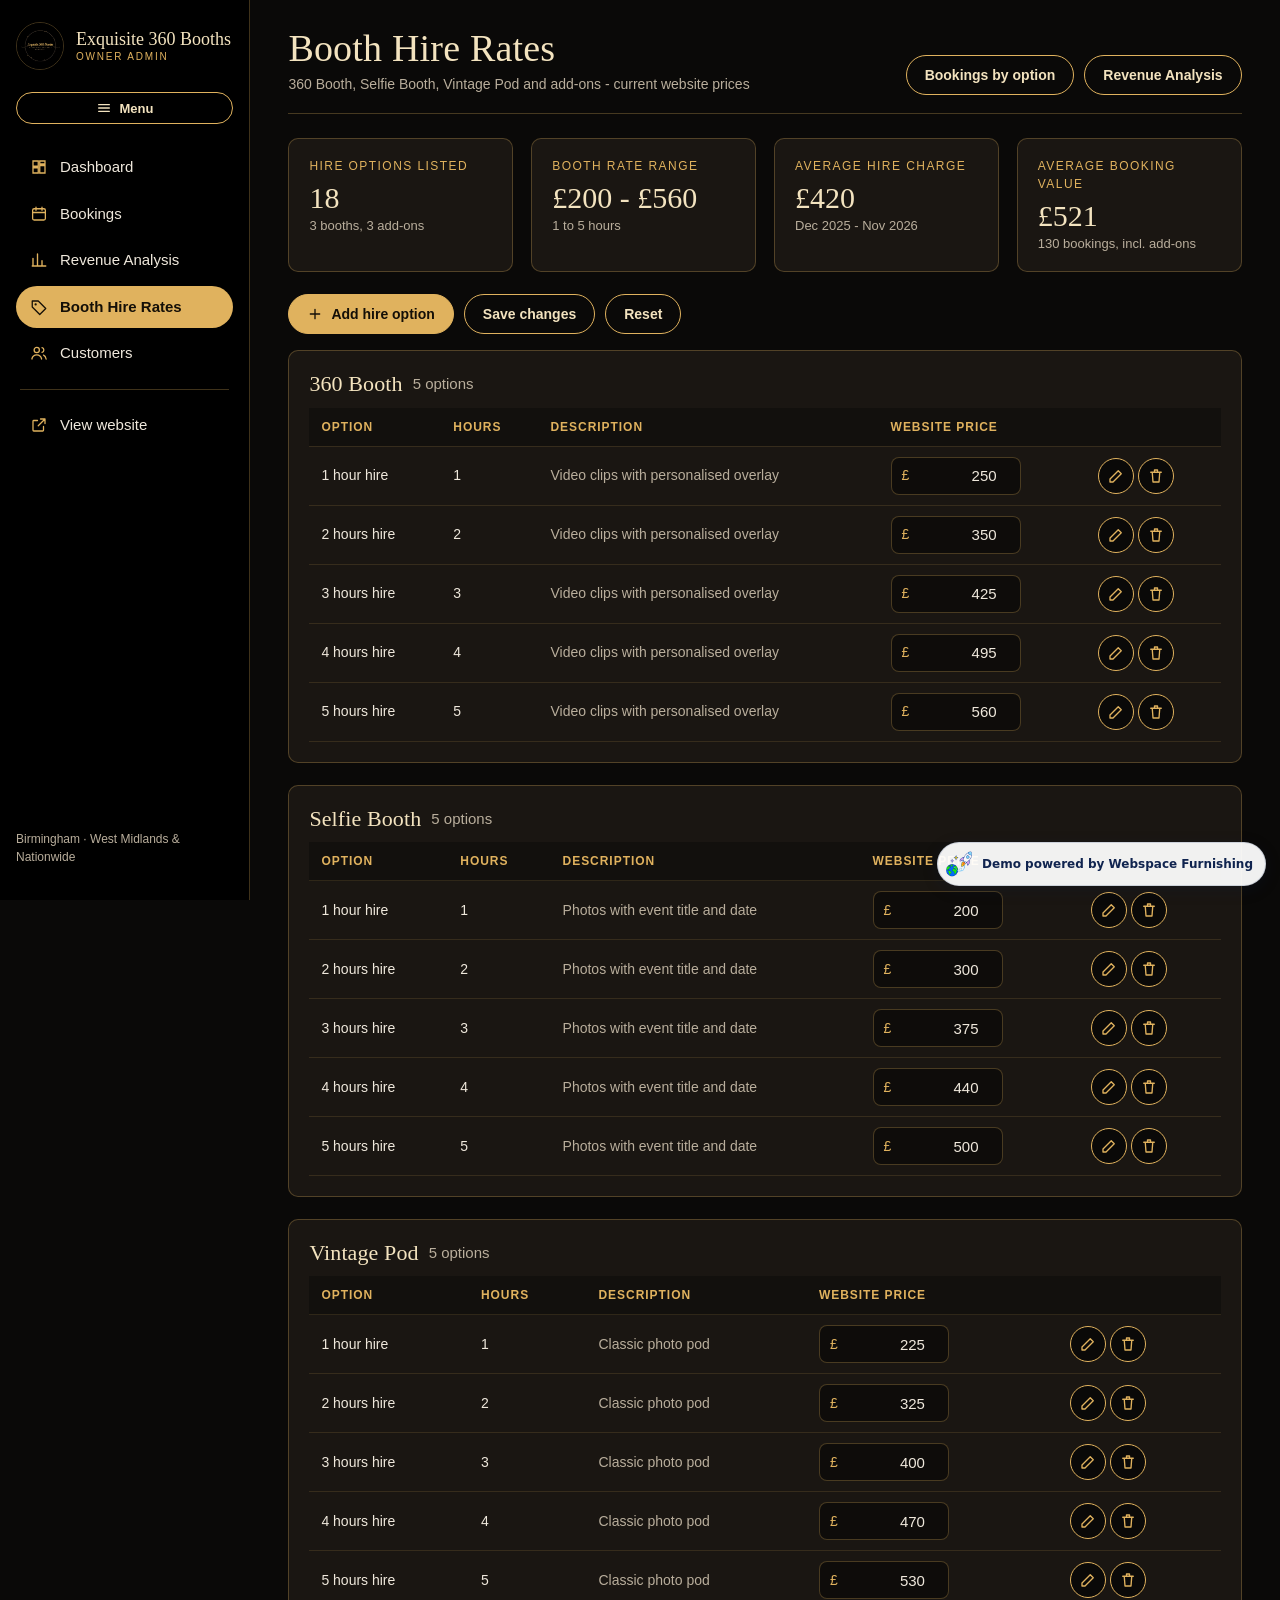
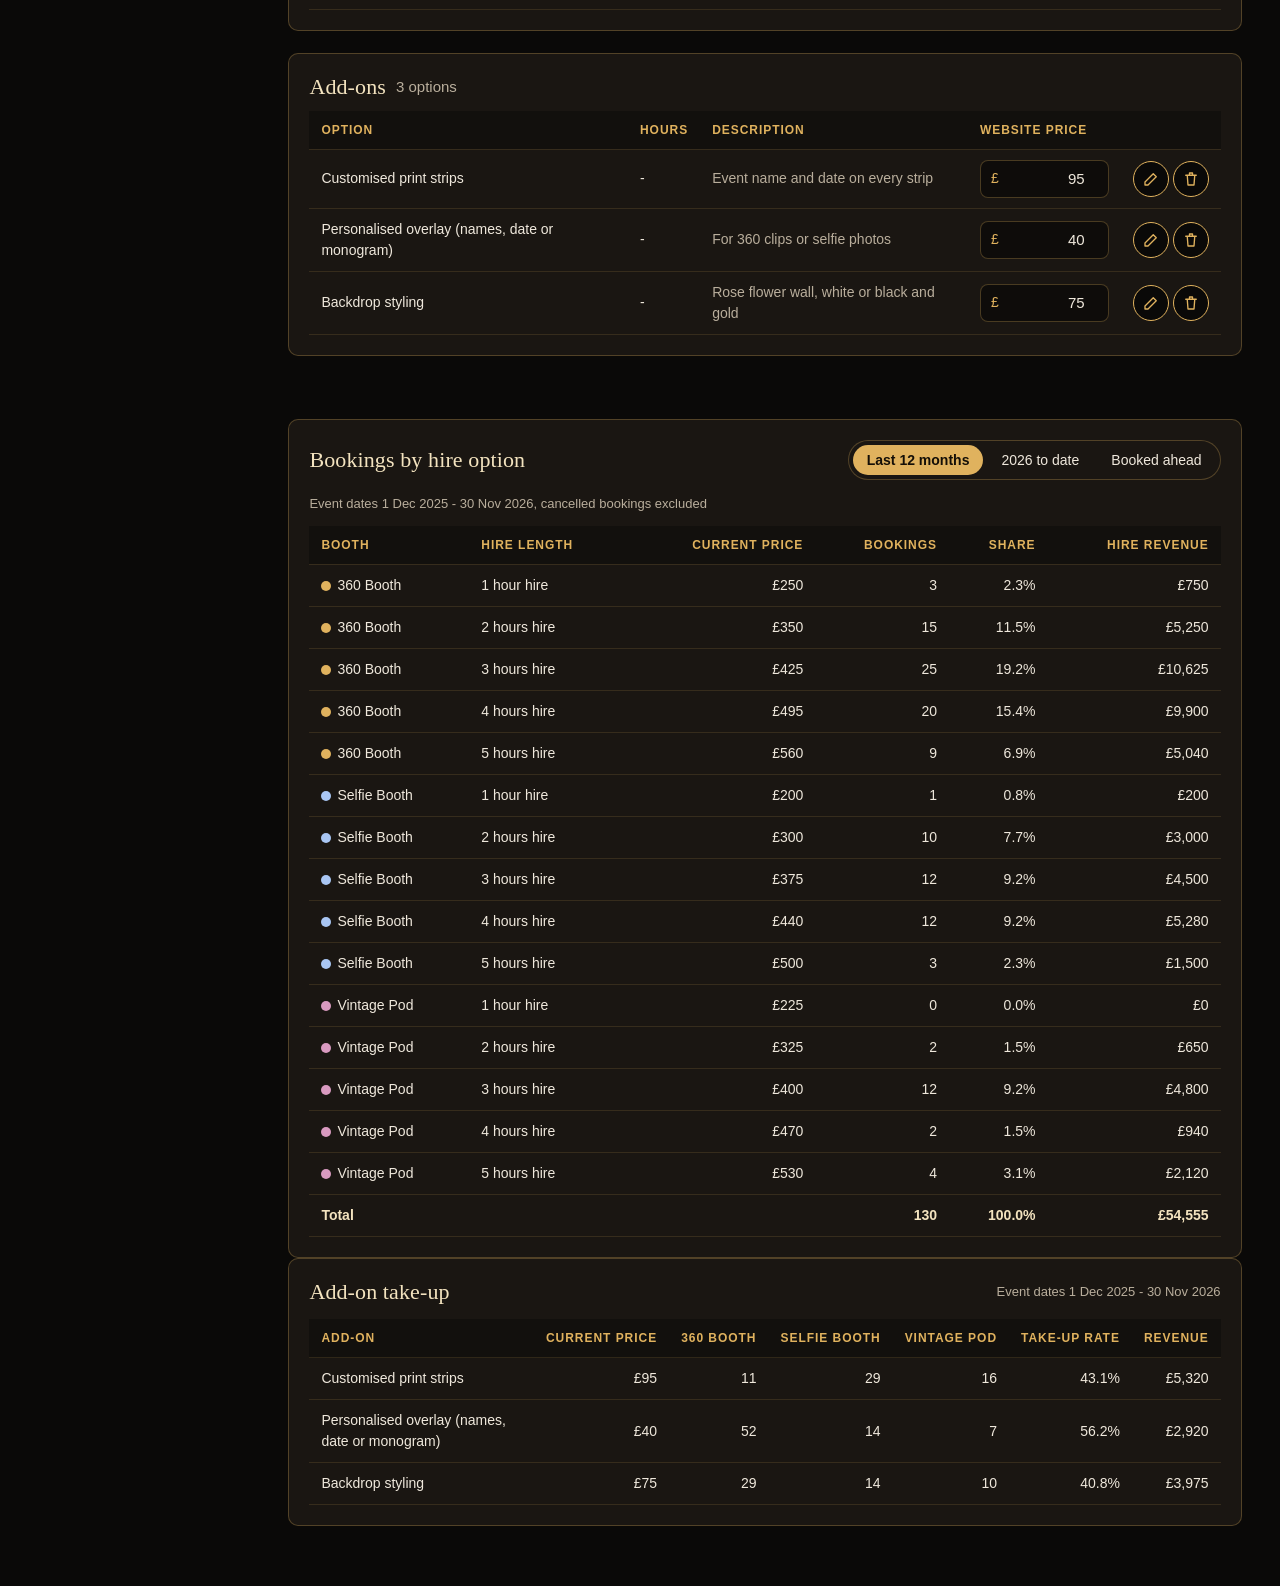
<file: admin/rates.html>
<!DOCTYPE html>
<html lang="en-GB">
<head>
<meta charset="utf-8">
<meta name="viewport" content="width=device-width, initial-scale=1">
<meta name="robots" content="noindex">
<title>Booth Hire Rates | Exquisite 360 Booths Admin</title>
<link rel="stylesheet" href="../styles.css">
<link rel="stylesheet" href="admin.css">
</head>
<body class="adm">
<a class="adm-skip" href="#adm-main">Skip to content</a>
<div class="adm-shell">
  <aside id="adm-side" class="adm-side"></aside>

  <main id="adm-main" class="adm-main">
    <header class="adm-top">
      <div>
        <h1 class="adm-title">Booth Hire Rates</h1>
        <p class="adm-sub">360 Booth, Selfie Booth, Vintage Pod and add-ons - current website prices</p>
      </div>
      <div class="adm-actions">
        <a class="adm-btn adm-btn-ghost" href="#adm-usage">Bookings by option</a>
        <a class="adm-btn adm-btn-ghost" href="revenue.html">Revenue Analysis</a>
      </div>
    </header>

    <section aria-labelledby="adm-rate-stats-h">
      <h2 class="adm-sr" id="adm-rate-stats-h">Rate figures</h2>
      <div class="adm-grid adm-grid-4" id="adm-rate-stats"></div>
    </section>

    <section class="adm-section" aria-labelledby="adm-cat-h">
      <h2 class="adm-sr" id="adm-cat-h">Hire options and add-ons</h2>
      <div id="adm-catalog"></div>
    </section>

    <section class="adm-section adm-card" id="adm-usage" aria-labelledby="adm-usage-h">
      <div class="adm-card-head">
        <h2 class="adm-h2" id="adm-usage-h">Bookings by hire option</h2>
        <div class="adm-tabs" role="tablist" aria-label="Period">
          <button type="button" class="adm-tab" role="tab" aria-selected="true" data-adm-period="12">Last 12 months</button>
          <button type="button" class="adm-tab" role="tab" aria-selected="false" data-adm-period="ytd">2026 to date</button>
          <button type="button" class="adm-tab" role="tab" aria-selected="false" data-adm-period="ahead">Booked ahead</button>
        </div>
      </div>
      <p class="adm-muted" id="adm-usage-range" style="margin:0 0 12px;font-size:13px"></p>
      <div class="adm-table-wrap">
        <table class="adm-table">
          <thead>
            <tr>
              <th scope="col">Booth</th>
              <th scope="col">Hire length</th>
              <th scope="col" class="adm-num">Current price</th>
              <th scope="col" class="adm-num">Bookings</th>
              <th scope="col" class="adm-num">Share</th>
              <th scope="col" class="adm-num">Hire revenue</th>
            </tr>
          </thead>
          <tbody id="adm-usage-body"></tbody>
          <tfoot id="adm-usage-foot"></tfoot>
        </table>
      </div>
    </section>

    <section class="adm-section adm-card" aria-labelledby="adm-extras-h">
      <div class="adm-card-head">
        <h2 class="adm-h2" id="adm-extras-h">Add-on take-up</h2>
        <span class="adm-muted" id="adm-extras-range" style="font-size:13px"></span>
      </div>
      <div class="adm-table-wrap">
        <table class="adm-table">
          <thead>
            <tr>
              <th scope="col">Add-on</th>
              <th scope="col" class="adm-num">Current price</th>
              <th scope="col" class="adm-num">360 Booth</th>
              <th scope="col" class="adm-num">Selfie Booth</th>
              <th scope="col" class="adm-num">Vintage Pod</th>
              <th scope="col" class="adm-num">Take-up rate</th>
              <th scope="col" class="adm-num">Revenue</th>
            </tr>
          </thead>
          <tbody id="adm-extras-body"></tbody>
        </table>
      </div>
    </section>
  </main>
</div>

<script src="admin.js"></script>
<script>
(function () {
  'use strict';
  var D = window.ADMIN_DATA, A = window.ADM;
  var GBP = '£';

  /* catalogue with Add / edit / remove, Save and Reset */
  A.catalog(document.getElementById('adm-catalog'), D.prices, { addLabel: 'Add hire option', itemNoun: 'hire option' });

  /* headline figures */
  var boothGroups = D.prices.filter(function (g) { return g.key !== 'extras'; });
  var allRates = [];
  boothGroups.forEach(function (g) { g.items.forEach(function (it) { allRates.push(it.price); }); });
  var last12 = A.between('2025-12-01', '2026-11-30');
  var avgHire = last12.length ? A.sum(last12, 'hirePrice') / last12.length : 0;
  var avgBooking = last12.length ? A.sum(last12, 'total') / last12.length : 0;
  var optionCount = A.sum(D.prices, function (g) { return g.items.length; });
  var stats = [
    ['Hire options listed', String(optionCount), boothGroups.length + ' booths, ' + D.prices.filter(function (g) { return g.key === 'extras'; })[0].items.length + ' add-ons'],
    ['Booth rate range', GBP + Math.min.apply(null, allRates) + ' - ' + GBP + Math.max.apply(null, allRates), '1 to 5 hours'],
    ['Average hire charge', A.money(avgHire), 'Dec 2025 - Nov 2026'],
    ['Average booking value', A.money(avgBooking), last12.length + ' bookings, incl. add-ons']
  ];
  document.getElementById('adm-rate-stats').innerHTML = stats.map(function (s) {
    return '<div class="adm-stat"><p class="adm-stat-label">' + A.esc(s[0]) + '</p><p class="adm-stat-value">' + A.esc(s[1]) + '</p><p class="adm-stat-meta">' + A.esc(s[2]) + '</p></div>';
  }).join('');

  /* usage by booth and hire length */
  var periods = {
    '12': { from: '2025-12-01', to: '2026-11-30', label: 'Event dates 1 Dec 2025 - 30 Nov 2026, cancelled bookings excluded' },
    'ytd': { from: '2026-01-01', to: D.today, label: 'Event dates 1 Jan 2026 - ' + A.date(D.today) + ', cancelled bookings excluded' },
    'ahead': { from: '2026-11-22', to: '2027-12-31', label: 'Event dates from 22 Nov 2026 onwards' }
  };
  var dotKey = { '360': 'adm-dot-360', selfie: 'adm-dot-selfie', vintage: 'adm-dot-vintage' };

  function renderUsage(key) {
    var p = periods[key];
    var list = A.between(p.from, p.to);
    var total = list.length;
    document.getElementById('adm-usage-range').textContent = p.label;
    var rows = '';
    boothGroups.forEach(function (g) {
      g.items.forEach(function (it) {
        var m = list.filter(function (b) { return b.booth === g.group && b.hours === it.hours; });
        rows += '<tr><td><span class="adm-dot ' + dotKey[g.key] + '" aria-hidden="true"></span>' + A.esc(g.group) + '</td>' +
          '<td>' + A.esc(it.name) + '</td>' +
          '<td class="adm-num">' + A.money(it.price) + '</td>' +
          '<td class="adm-num">' + m.length + '</td>' +
          '<td class="adm-num">' + (total ? (m.length / total * 100).toFixed(1) : '0.0') + '%</td>' +
          '<td class="adm-num">' + A.money(A.sum(m, 'hirePrice')) + '</td></tr>';
      });
    });
    document.getElementById('adm-usage-body').innerHTML = rows;
    document.getElementById('adm-usage-foot').innerHTML = '<tr><td colspan="3">Total</td><td class="adm-num">' + total + '</td><td class="adm-num">' + (total ? '100.0%' : '0.0%') + '</td><td class="adm-num">' + A.money(A.sum(list, 'hirePrice')) + '</td></tr>';

    /* add-ons */
    document.getElementById('adm-extras-range').textContent = p.label.split(',')[0];
    var extrasGroup = D.prices.filter(function (g) { return g.key === 'extras'; })[0];
    document.getElementById('adm-extras-body').innerHTML = D.extras.map(function (ex) {
      var item = extrasGroup.items.filter(function (it) { return it.name.indexOf(ex) === 0; })[0];
      var m = list.filter(function (b) { return b.extras.indexOf(ex) !== -1; });
      var by = function (booth) { return m.filter(function (b) { return b.booth === booth; }).length; };
      return '<tr><td>' + A.esc(item ? item.name : ex) + '</td>' +
        '<td class="adm-num">' + A.money(item ? item.price : 0) + '</td>' +
        '<td class="adm-num">' + by('360 Booth') + '</td>' +
        '<td class="adm-num">' + by('Selfie Booth') + '</td>' +
        '<td class="adm-num">' + by('Vintage Pod') + '</td>' +
        '<td class="adm-num">' + (total ? (m.length / total * 100).toFixed(1) : '0.0') + '%</td>' +
        '<td class="adm-num">' + A.money(m.length * (item ? item.price : 0)) + '</td></tr>';
    }).join('');
  }

  var tabs = Array.prototype.slice.call(document.querySelectorAll('[data-adm-period]'));
  tabs.forEach(function (t) {
    t.addEventListener('click', function () {
      tabs.forEach(function (x) { x.setAttribute('aria-selected', x === t ? 'true' : 'false'); });
      renderUsage(t.getAttribute('data-adm-period'));
    });
  });
  renderUsage('12');
})();
</script>
<!-- webspace-furnishing-demo-badge --><style>#wf-demo-badge{all:initial;position:fixed;right:14px;bottom:14px;z-index:2147483646;display:flex;align-items:center;gap:8px;padding:6px 12px 6px 6px;border-radius:999px;background:rgba(255,255,255,.94);border:1px solid rgba(16,46,102,.16);box-shadow:0 4px 16px rgba(10,30,70,.18);font:600 12px/1.2 system-ui,-apple-system,"Segoe UI",Roboto,Arial,sans-serif;color:#10244f;letter-spacing:0;text-decoration:none;cursor:pointer;transition:box-shadow .15s,transform .15s,bottom .2s;-webkit-font-smoothing:antialiased}#wf-demo-badge:hover,#wf-demo-badge:focus-visible{box-shadow:0 6px 22px rgba(10,30,70,.28);transform:translateY(-1px)}#wf-demo-badge:focus-visible{outline:2px solid #1f6fd6;outline-offset:2px}#wf-demo-badge img{all:initial;display:block;width:30px;height:30px}#wf-demo-badge span{all:initial;font:inherit;color:inherit;white-space:nowrap}@media (max-width:520px){#wf-demo-badge{right:10px;bottom:10px;padding:4px 10px 4px 4px;font-size:11px}#wf-demo-badge img{width:24px;height:24px}}@media print{#wf-demo-badge{display:none}}</style><a id="wf-demo-badge" href="https://webspacefurnishing.uk/" target="_blank" rel="noopener" aria-label="Demo powered by Webspace Furnishing - visit webspacefurnishing.uk"><img src="[data-uri]" alt="" width="30" height="30"><span>Demo powered by Webspace Furnishing</span></a><script>(function(){var b=document.getElementById('wf-demo-badge');if(!b)return;var list=[],t;function scan(){list=[];var all=document.body.getElementsByTagName('*');for(var i=0;i<all.length;i++){var e=all[i];if(e===b||b.contains(e))continue;var s=getComputedStyle(e);if(s.position==='fixed'||(s.position==='sticky'&&s.bottom!=='auto'))list.push(e);}place();}function place(){b.style.bottom='';var h=window.innerHeight,lift=parseFloat(getComputedStyle(b).bottom)||14,r=b.getBoundingClientRect();for(var pass=0;pass<4;pass++){var top=h-lift-r.height,bottom=h-lift,moved=false;for(var i=0;i<list.length;i++){var q=list[i].getBoundingClientRect();if(!q.width||!q.height||q.top<h*0.4)continue;if(q.left<r.right&&q.right>r.left&&q.top<bottom&&q.bottom>top){lift=h-q.top+8;moved=true;}}if(!moved)break;}b.style.bottom=lift+'px';}function later(){clearTimeout(t);t=setTimeout(scan,150);}scan();window.addEventListener('load',scan);window.addEventListener('resize',later);window.addEventListener('scroll',later,{passive:true});})();</script></body>
</html>
</file>
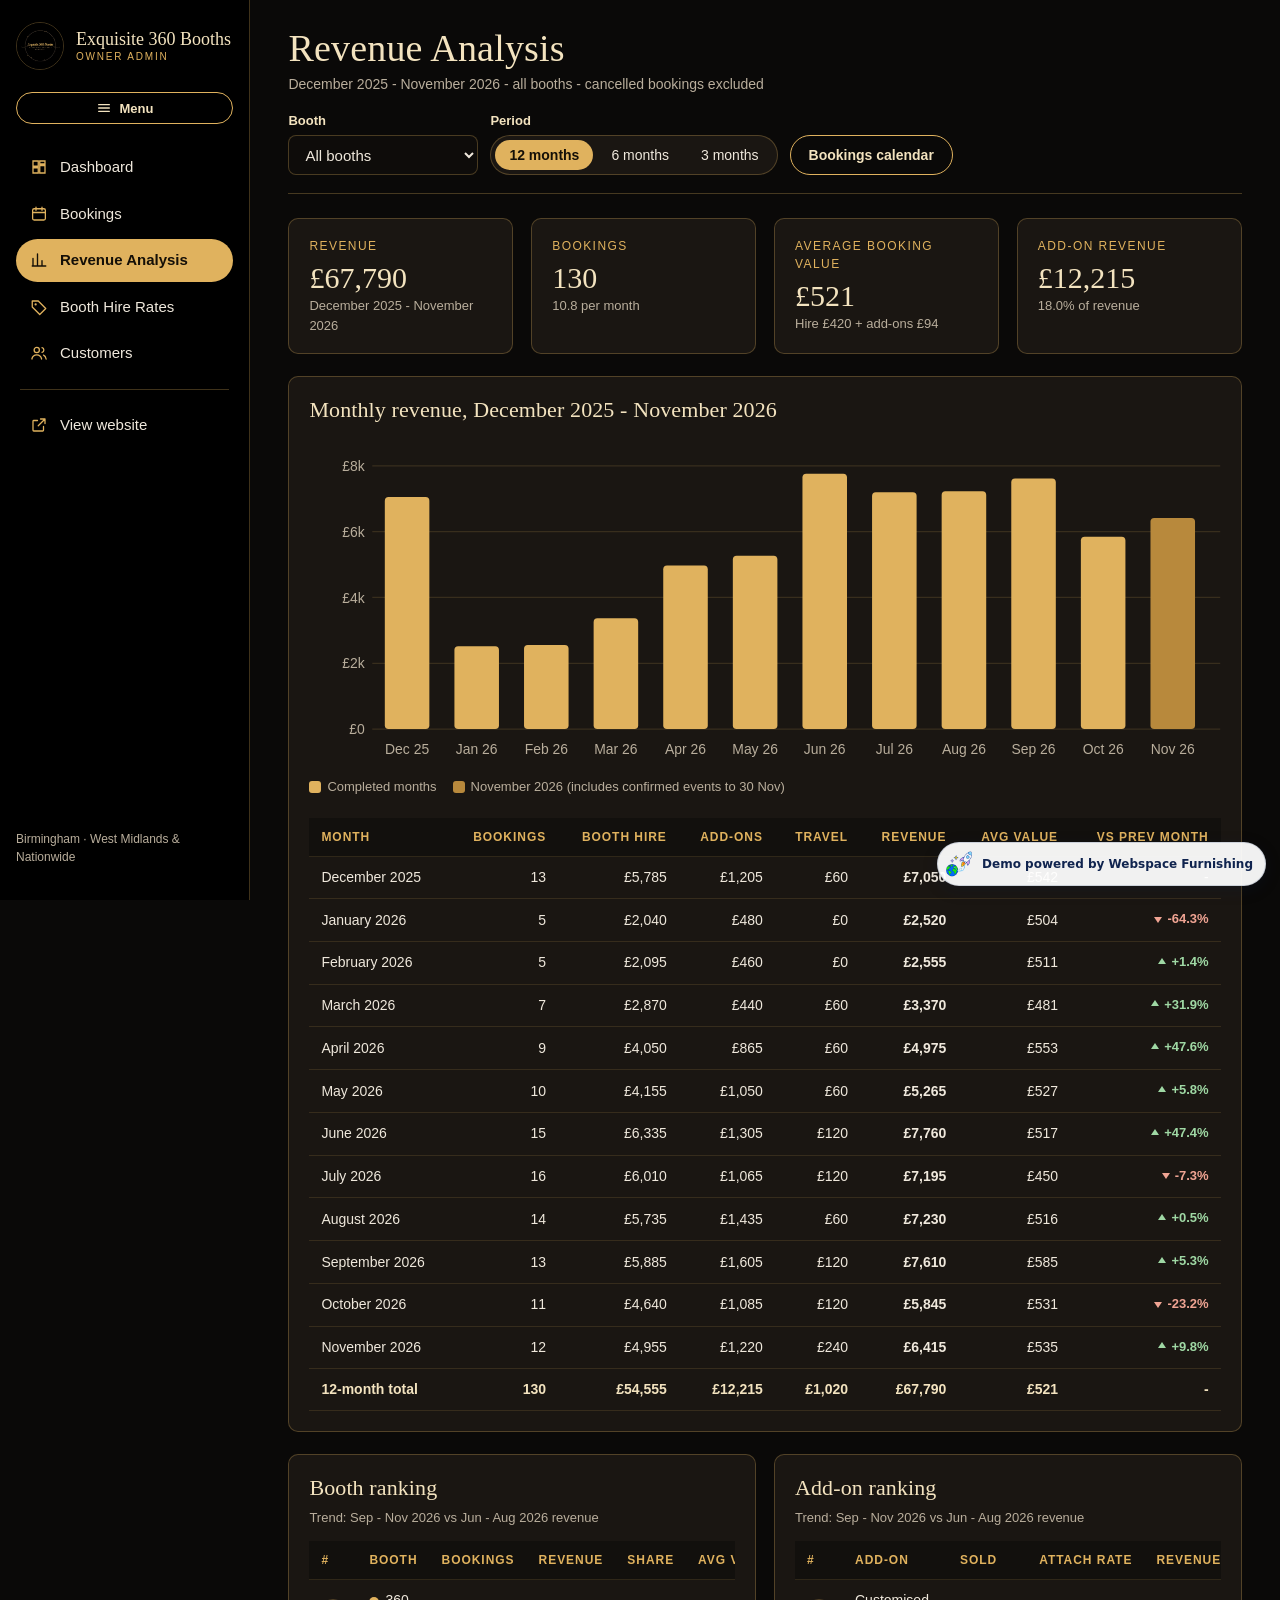
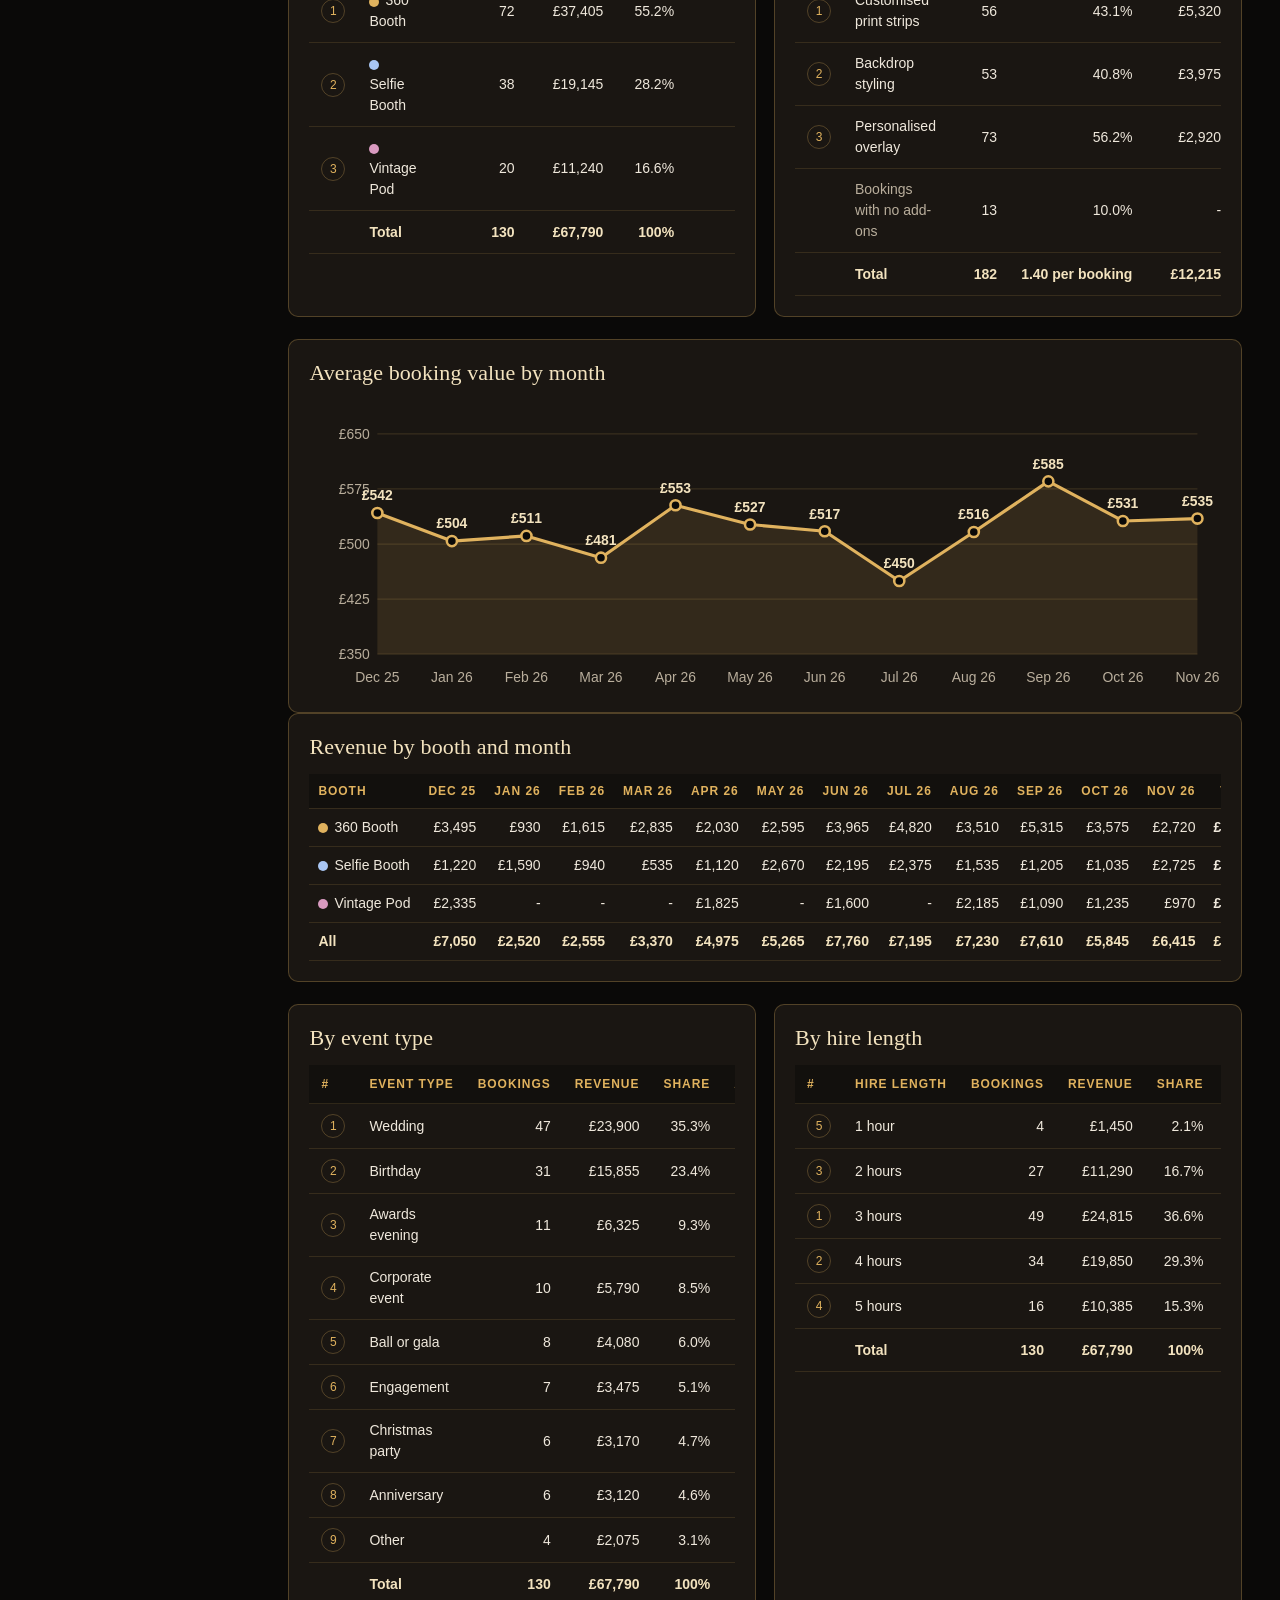
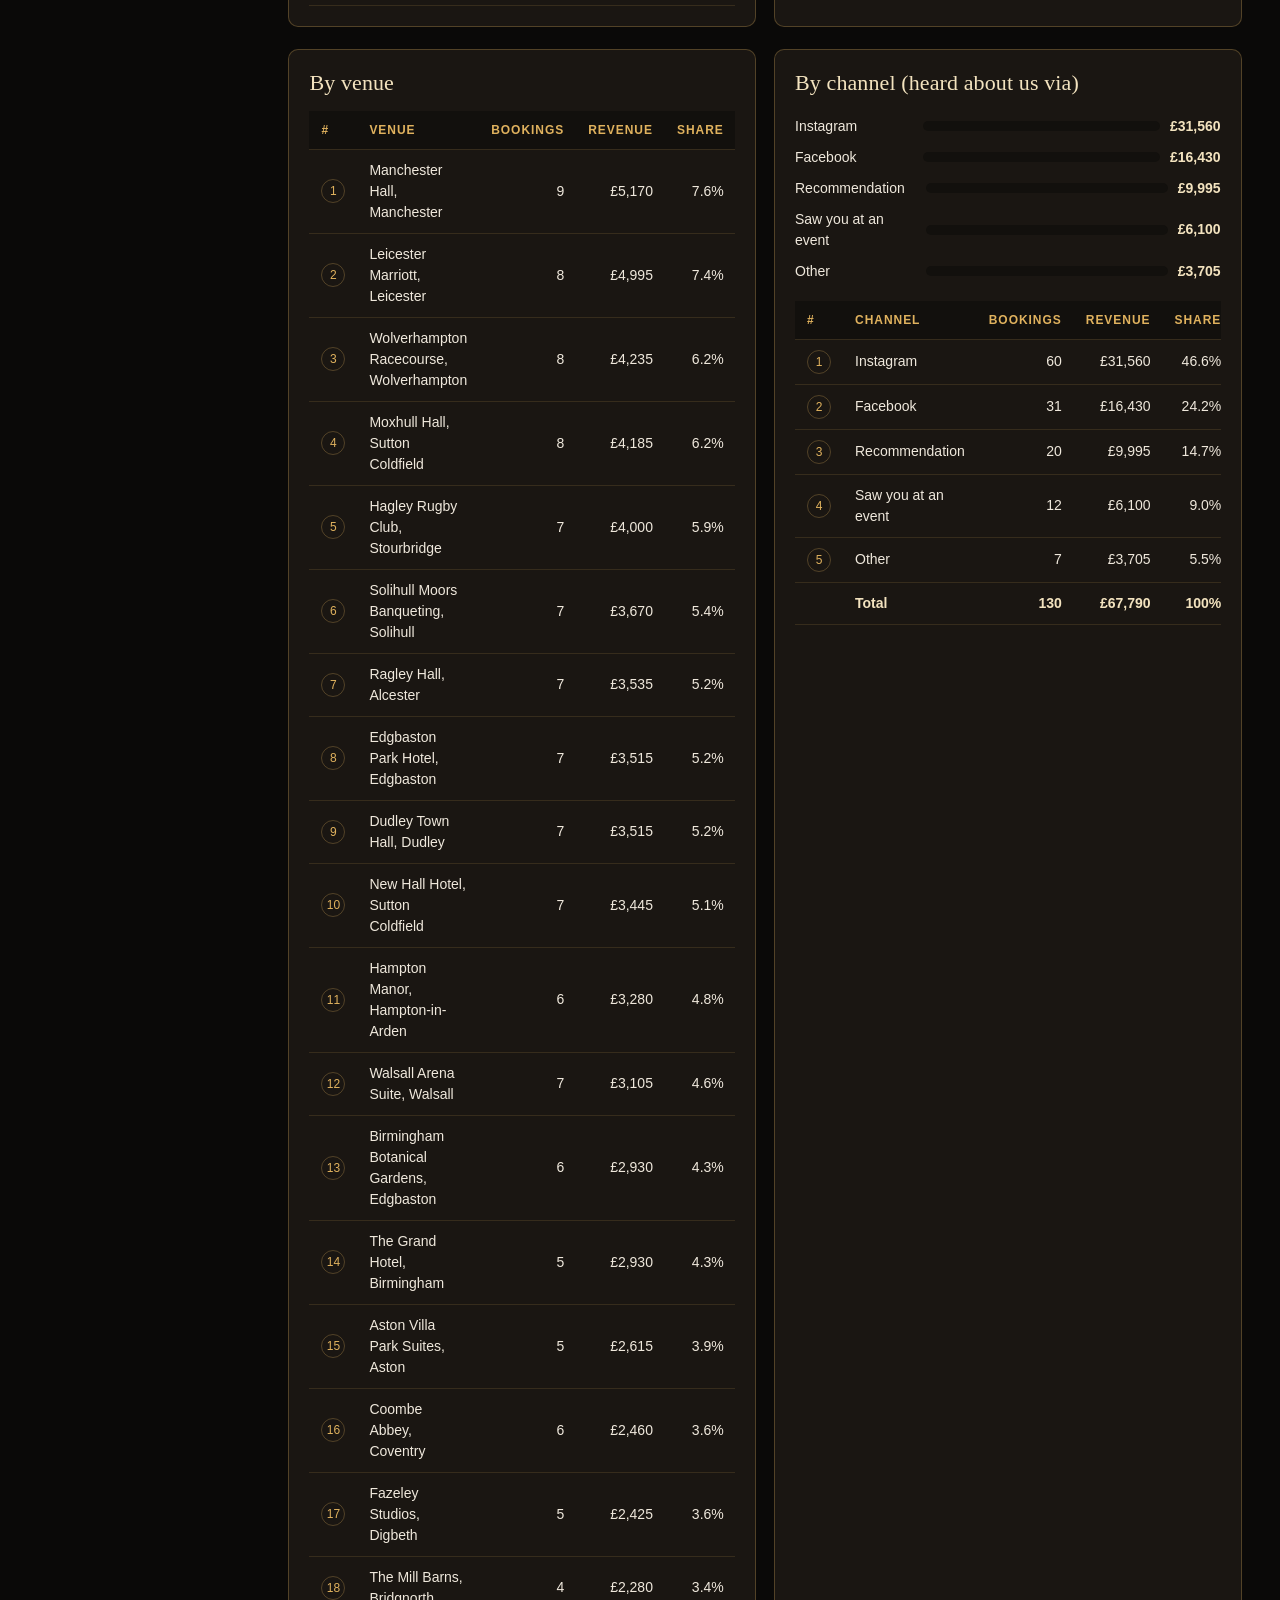
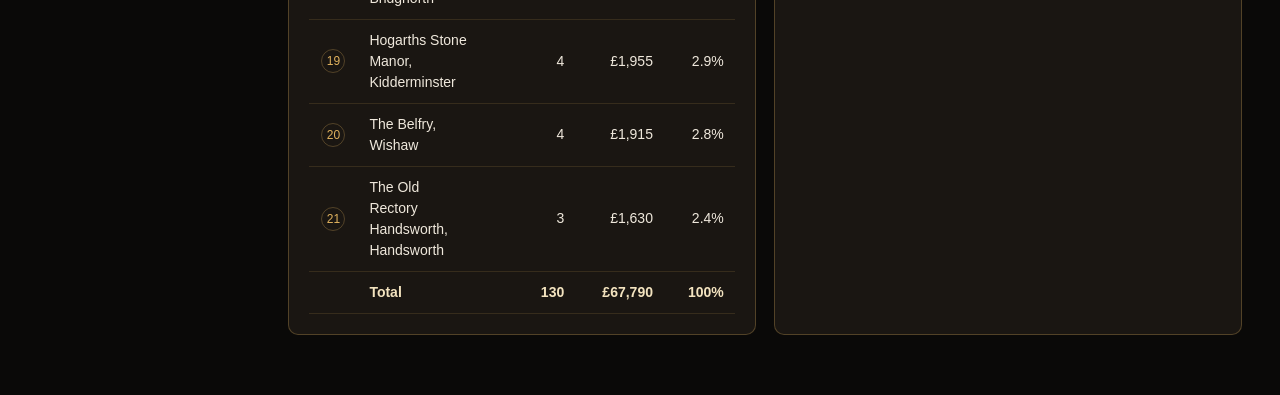
<file: admin/revenue.html>
<!DOCTYPE html>
<html lang="en-GB">
<head>
<meta charset="utf-8">
<meta name="viewport" content="width=device-width, initial-scale=1">
<meta name="robots" content="noindex">
<title>Revenue Analysis | Exquisite 360 Booths Admin</title>
<link rel="stylesheet" href="../styles.css">
<link rel="stylesheet" href="admin.css">
<style>
.adm .adm-rev-filter{display:flex;gap:12px;align-items:flex-end;flex-wrap:wrap}
.adm .adm-rev-filter .adm-field{margin:0;min-width:190px}
.adm .adm-rev-period{display:flex;flex-direction:column;gap:5px}
.adm .adm-rev-line{fill:none;stroke:var(--gold);stroke-width:2.5;stroke-linejoin:round;stroke-linecap:round}
.adm .adm-rev-area{fill:rgba(224,178,94,.12)}
.adm .adm-rev-pt{fill:var(--ink);stroke:var(--gold);stroke-width:2}
.adm .adm-rev-swatch{display:inline-block;width:12px;height:12px;border-radius:3px;margin-right:6px;vertical-align:middle;background:var(--gold)}
.adm .adm-rev-swatch-alt{background:var(--gold-deep)}
.adm .adm-rev-wide th,.adm .adm-rev-wide td{padding:8px 9px}
.adm .adm-rev-wide td:first-child,.adm .adm-rev-wide th:first-child{position:sticky;left:0;background:var(--panel);z-index:1}
.adm .adm-rev-wide thead th:first-child{background:var(--coal)}
.adm .adm-rev-bars{margin-bottom:14px}
.adm .adm-rev-cardsub{font-size:13px;color:var(--muted);margin:-8px 0 14px}
@media (max-width:600px){.adm .adm-rev-filter .adm-field{min-width:0;width:100%}}
</style>
</head>
<body class="adm">
<a class="adm-skip" href="#adm-main">Skip to content</a>
<div class="adm-shell">
  <aside id="adm-side" class="adm-side"></aside>

  <main id="adm-main" class="adm-main">
    <header class="adm-top">
      <div>
        <h1 class="adm-title">Revenue Analysis</h1>
        <p class="adm-sub" id="adm-rev-range">Event-date revenue, cancelled bookings excluded</p>
      </div>
      <div class="adm-rev-filter">
        <div class="adm-field">
          <label for="adm-rev-booth">Booth</label>
          <select class="adm-select" id="adm-rev-booth">
            <option value="all">All booths</option>
            <option value="360 Booth">360 Booth</option>
            <option value="Selfie Booth">Selfie Booth</option>
            <option value="Vintage Pod">Vintage Pod</option>
          </select>
        </div>
        <div class="adm-rev-period">
          <span class="adm-label" id="adm-rev-period-label">Period</span>
          <div class="adm-tabs" role="group" aria-labelledby="adm-rev-period-label">
            <button type="button" class="adm-tab adm-on" data-adm-n="12" aria-pressed="true">12 months</button>
            <button type="button" class="adm-tab" data-adm-n="6" aria-pressed="false">6 months</button>
            <button type="button" class="adm-tab" data-adm-n="3" aria-pressed="false">3 months</button>
          </div>
        </div>
        <a class="adm-btn adm-btn-ghost" href="bookings.html">Bookings calendar</a>
      </div>
    </header>

    <section class="adm-grid adm-grid-4" aria-label="Headline figures">
      <div class="adm-stat"><p class="adm-stat-label">Revenue</p><p class="adm-stat-value" id="adm-rev-s-rev">-</p><p class="adm-stat-meta" id="adm-rev-s-rev-m"></p></div>
      <div class="adm-stat"><p class="adm-stat-label">Bookings</p><p class="adm-stat-value" id="adm-rev-s-bk">-</p><p class="adm-stat-meta" id="adm-rev-s-bk-m"></p></div>
      <div class="adm-stat"><p class="adm-stat-label">Average booking value</p><p class="adm-stat-value" id="adm-rev-s-avg">-</p><p class="adm-stat-meta" id="adm-rev-s-avg-m"></p></div>
      <div class="adm-stat"><p class="adm-stat-label">Add-on revenue</p><p class="adm-stat-value" id="adm-rev-s-ex">-</p><p class="adm-stat-meta" id="adm-rev-s-ex-m"></p></div>
    </section>

    <section class="adm-card adm-section" aria-labelledby="adm-rev-monthly-h">
      <div class="adm-card-head">
        <h2 class="adm-h2" id="adm-rev-monthly-h">Monthly revenue, December 2025 - November 2026</h2>
      </div>
      <div id="adm-rev-chart"></div>
      <div class="adm-legend">
        <span><span class="adm-rev-swatch" aria-hidden="true"></span>Completed months</span>
        <span><span class="adm-rev-swatch adm-rev-swatch-alt" aria-hidden="true"></span>November 2026 (includes confirmed events to 30 Nov)</span>
      </div>
      <div class="adm-table-wrap adm-section">
        <table class="adm-table">
          <thead><tr><th scope="col">Month</th><th scope="col" class="adm-num">Bookings</th><th scope="col" class="adm-num">Booth hire</th><th scope="col" class="adm-num">Add-ons</th><th scope="col" class="adm-num">Travel</th><th scope="col" class="adm-num">Revenue</th><th scope="col" class="adm-num">Avg value</th><th scope="col" class="adm-num">vs prev month</th></tr></thead>
          <tbody id="adm-rev-months"></tbody>
          <tfoot id="adm-rev-months-foot"></tfoot>
        </table>
      </div>
    </section>

    <div class="adm-grid adm-grid-2 adm-section">
      <section class="adm-card" aria-labelledby="adm-rev-booth-h">
        <h2 class="adm-h2" id="adm-rev-booth-h">Booth ranking</h2>
        <p class="adm-rev-cardsub">Trend: Sep - Nov 2026 vs Jun - Aug 2026 revenue</p>
        <div class="adm-table-wrap" id="adm-rev-booths"></div>
      </section>
      <section class="adm-card" aria-labelledby="adm-rev-extra-h">
        <h2 class="adm-h2" id="adm-rev-extra-h">Add-on ranking</h2>
        <p class="adm-rev-cardsub">Trend: Sep - Nov 2026 vs Jun - Aug 2026 revenue</p>
        <div class="adm-table-wrap" id="adm-rev-extras"></div>
      </section>
    </div>

    <section class="adm-card adm-section" aria-labelledby="adm-rev-avg-h">
      <h2 class="adm-h2" id="adm-rev-avg-h">Average booking value by month</h2>
      <div id="adm-rev-avgchart"></div>
    </section>

    <section class="adm-card adm-section" aria-labelledby="adm-rev-bm-h">
      <h2 class="adm-h2" id="adm-rev-bm-h">Revenue by booth and month</h2>
      <div class="adm-table-wrap">
        <table class="adm-table adm-rev-wide" id="adm-rev-boothmonths"></table>
      </div>
    </section>

    <div class="adm-grid adm-grid-2 adm-section">
      <section class="adm-card" aria-labelledby="adm-rev-event-h">
        <h2 class="adm-h2" id="adm-rev-event-h">By event type</h2>
        <div class="adm-table-wrap" id="adm-rev-events"></div>
      </section>
      <section class="adm-card" aria-labelledby="adm-rev-hours-h">
        <h2 class="adm-h2" id="adm-rev-hours-h">By hire length</h2>
        <div class="adm-table-wrap" id="adm-rev-hours"></div>
      </section>
    </div>

    <div class="adm-grid adm-grid-2 adm-section">
      <section class="adm-card" aria-labelledby="adm-rev-venue-h">
        <h2 class="adm-h2" id="adm-rev-venue-h">By venue</h2>
        <div class="adm-table-wrap" id="adm-rev-venues"></div>
      </section>
      <section class="adm-card" aria-labelledby="adm-rev-chan-h">
        <h2 class="adm-h2" id="adm-rev-chan-h">By channel (heard about us via)</h2>
        <div class="adm-rev-bars" id="adm-rev-chanbars"></div>
        <div class="adm-table-wrap" id="adm-rev-channels"></div>
      </section>
    </div>
  </main>
</div>

<script src="admin.js"></script>
<script>
(function () {
  'use strict';
  var D = window.ADMIN_DATA, A = window.ADM;
  var months = D.revenueMonths.map(function (m) { return m.month; });
  var last3 = months.slice(9), prior3 = months.slice(6, 9);
  var state = { n: 12, booth: 'all' };
  var dots = { '360 Booth': 'adm-dot-360', 'Selfie Booth': 'adm-dot-selfie', 'Vintage Pod': 'adm-dot-vintage' };
  var extraItems = D.prices.filter(function (g) { return g.key === 'extras'; })[0].items;
  function extraRate(name) { for (var i = 0; i < extraItems.length; i++) { if (extraItems[i].name.indexOf(name) === 0) return extraItems[i].price; } return 0; }

  function pool() { return A.active().filter(function (b) { return state.booth === 'all' || b.booth === state.booth; }); }
  function inRange(ms) { return pool().filter(function (b) { return ms.indexOf(b.date.slice(0, 7)) > -1; }); }
  function periodMonths() { return months.slice(12 - state.n); }
  function prevMonths() { return state.n === 12 ? null : months.slice(12 - 2 * state.n, 12 - state.n); }
  function rev(list) { return A.sum(list, 'total'); }
  function avg(list) { return list.length ? rev(list) / list.length : 0; }
  function el(id) { return document.getElementById(id); }
  function rangeText(ms) { return A.monthLabel(ms[0]) + ' - ' + A.monthLabel(ms[ms.length - 1]); }
  function pctTxt(a, b) { return b ? (a / b * 100).toFixed(1) + '%' : '0.0%'; }
  function trendHtml(a, b) { if (!b) return a ? '<span class="adm-change adm-up">New</span>' : '-'; return A.change(A.pct(a, b)); }
  function axisK(v) { return v >= 1000 ? '£' + (v / 1000).toFixed(v % 1000 ? 1 : 0) + 'k' : '£' + Math.round(v); }

  /* ---------- headline stats ---------- */
  function renderStats() {
    var ms = periodMonths(), list = inRange(ms), pm = prevMonths();
    var r = rev(list), ex = A.sum(list, 'extrasPrice');
    el('adm-rev-range').textContent = rangeText(ms) + ' - ' + (state.booth === 'all' ? 'all booths' : state.booth) + ' - cancelled bookings excluded';
    el('adm-rev-s-rev').textContent = A.money(r);
    el('adm-rev-s-bk').textContent = list.length.toLocaleString('en-GB');
    el('adm-rev-s-avg').textContent = A.money(avg(list));
    el('adm-rev-s-ex').textContent = A.money(ex);
    el('adm-rev-s-ex-m').textContent = pctTxt(ex, r) + ' of revenue';
    if (pm) {
      var pl = inRange(pm), lbl = ' vs ' + rangeText(pm);
      el('adm-rev-s-rev-m').innerHTML = trendHtml(r, rev(pl)) + A.esc(lbl);
      el('adm-rev-s-bk-m').innerHTML = trendHtml(list.length, pl.length) + A.esc(lbl);
      el('adm-rev-s-avg-m').innerHTML = trendHtml(avg(list), avg(pl)) + A.esc(lbl);
    } else {
      el('adm-rev-s-rev-m').textContent = rangeText(ms);
      el('adm-rev-s-bk-m').textContent = (list.length / 12).toFixed(1) + ' per month';
      el('adm-rev-s-avg-m').textContent = 'Hire ' + A.money(list.length ? A.sum(list, 'hirePrice') / list.length : 0) + ' + add-ons ' + A.money(list.length ? ex / list.length : 0);
    }
  }

  /* ---------- monthly chart and table ---------- */
  function monthRows() {
    var all = pool();
    return months.map(function (m) {
      var l = all.filter(function (b) { return b.date.slice(0, 7) === m; });
      var hire = A.sum(l, 'hirePrice'), ex = A.sum(l, 'extrasPrice'), r = rev(l);
      return { month: m, count: l.length, hire: hire, extras: ex, travel: r - hire - ex, revenue: r };
    });
  }
  function renderMonthly() {
    var rows = monthRows();
    A.barChart(el('adm-rev-chart'), rows.map(function (r) { return A.monthLabel(r.month, true); }), rows.map(function (r) { return r.revenue; }), { highlight: 11, axis: axisK, label: 'Monthly revenue December 2025 to November 2026' });
    el('adm-rev-months').innerHTML = rows.map(function (r, i) {
      return '<tr><th scope="row" style="background:none;text-transform:none;letter-spacing:0;color:var(--text);font-size:14px;font-weight:400">' + A.esc(A.monthLabel(r.month)) + '</th><td class="adm-num">' + r.count + '</td><td class="adm-num">' + A.money(r.hire) + '</td><td class="adm-num">' + A.money(r.extras) + '</td><td class="adm-num">' + A.money(r.travel) + '</td><td class="adm-num"><b>' + A.money(r.revenue) + '</b></td><td class="adm-num">' + (r.count ? A.money(r.revenue / r.count) : '-') + '</td><td class="adm-num">' + (i ? trendHtml(r.revenue, rows[i - 1].revenue) : '-') + '</td></tr>';
    }).join('');
    var t = { count: A.sum(rows, 'count'), hire: A.sum(rows, 'hire'), extras: A.sum(rows, 'extras'), travel: A.sum(rows, 'travel'), revenue: A.sum(rows, 'revenue') };
    el('adm-rev-months-foot').innerHTML = '<tr><td>12-month total</td><td class="adm-num">' + t.count + '</td><td class="adm-num">' + A.money(t.hire) + '</td><td class="adm-num">' + A.money(t.extras) + '</td><td class="adm-num">' + A.money(t.travel) + '</td><td class="adm-num">' + A.money(t.revenue) + '</td><td class="adm-num">' + (t.count ? A.money(t.revenue / t.count) : '-') + '</td><td class="adm-num">-</td></tr>';
    lineChart(el('adm-rev-avgchart'), rows.map(function (r) { return A.monthLabel(r.month, true); }), rows.map(function (r) { return r.count ? r.revenue / r.count : 0; }));
  }

  /* ---------- line chart (inline SVG) ---------- */
  function lineChart(box, labels, vals) {
    var W = 720, H = 230, pl = 54, pr = 18, pt = 26, pb = 30, n = vals.length;
    var nz = vals.filter(function (v) { return v > 0; });
    var max = Math.max.apply(null, vals.concat([1]));
    var min = nz.length && nz.length === n ? Math.min.apply(null, nz) : 0;
    var lo = Math.max(0, Math.floor(min * 0.85 / 50) * 50), hi = Math.ceil(max * 1.08 / 50) * 50;
    if (hi <= lo) hi = lo + 50;
    function x(i) { return pl + (W - pl - pr) * (n === 1 ? 0.5 : i / (n - 1)); }
    function y(v) { return pt + (H - pt - pb) * (1 - (v - lo) / (hi - lo)); }
    var s = '', g, pts = [];
    for (g = 0; g <= 4; g++) { var gv = lo + (hi - lo) * g / 4, gy = y(gv); s += '<line class="adm-chart-grid" x1="' + pl + '" x2="' + (W - pr) + '" y1="' + gy.toFixed(1) + '" y2="' + gy.toFixed(1) + '"/><text x="' + (pl - 6) + '" y="' + (gy + 4).toFixed(1) + '" text-anchor="end">£' + Math.round(gv) + '</text>'; }
    vals.forEach(function (v, i) { pts.push(x(i).toFixed(1) + ',' + y(v).toFixed(1)); });
    s += '<polygon class="adm-rev-area" points="' + x(0).toFixed(1) + ',' + y(lo).toFixed(1) + ' ' + pts.join(' ') + ' ' + x(n - 1).toFixed(1) + ',' + y(lo).toFixed(1) + '"/>';
    s += '<polyline class="adm-rev-line" points="' + pts.join(' ') + '"/>';
    vals.forEach(function (v, i) {
      s += '<circle class="adm-rev-pt" cx="' + x(i).toFixed(1) + '" cy="' + y(v).toFixed(1) + '" r="4"><title>' + A.esc(labels[i] + ': ' + A.money(v)) + '</title></circle>';
      s += '<text class="adm-chart-val" x="' + x(i).toFixed(1) + '" y="' + (y(v) - 10).toFixed(1) + '" text-anchor="middle">' + (v ? '£' + Math.round(v) : '-') + '</text>';
      s += '<text x="' + x(i).toFixed(1) + '" y="' + (H - 8) + '" text-anchor="middle">' + A.esc(labels[i]) + '</text>';
    });
    box.innerHTML = '<svg class="adm-chart" viewBox="0 0 ' + W + ' ' + H + '" role="img" aria-label="Average booking value by month">' + s + '</svg>';
  }

  /* ---------- generic ranked breakdown table ---------- */
  function rankTable(box, head, keys, keyFn, opts) {
    opts = opts || {};
    var list = inRange(periodMonths()), total = rev(list);
    var g = A.groupBy(list, keyFn), a3 = A.groupBy(inRange(last3), keyFn), p3 = A.groupBy(inRange(prior3), keyFn);
    var rows = keys.map(function (k) { var l = g[k] || []; return { key: k, count: l.length, revenue: rev(l), a: rev(a3[k] || []), b: rev(p3[k] || []) }; });
    var byRev = rows.slice().sort(function (x, y) { return y.revenue - x.revenue || y.count - x.count; });
    byRev.forEach(function (r, i) { r.rank = i + 1; });
    if (!opts.keepOrder) rows = byRev;
    var html = '<table class="adm-table"><thead><tr><th scope="col">#</th><th scope="col">' + A.esc(head) + '</th><th scope="col" class="adm-num">Bookings</th><th scope="col" class="adm-num">Revenue</th><th scope="col" class="adm-num">Share</th><th scope="col" class="adm-num">Avg value</th><th scope="col" class="adm-num">Trend</th></tr></thead><tbody>';
    html += rows.map(function (r) {
      var lbl = opts.labelHtml ? opts.labelHtml(r.key) : A.esc(r.key);
      return '<tr><td><span class="adm-rank">' + r.rank + '</span></td><td>' + lbl + '</td><td class="adm-num">' + r.count + '</td><td class="adm-num">' + A.money(r.revenue) + '</td><td class="adm-num">' + pctTxt(r.revenue, total) + '</td><td class="adm-num">' + (r.count ? A.money(r.revenue / r.count) : '-') + '</td><td class="adm-num">' + trendHtml(r.a, r.b) + '</td></tr>';
    }).join('');
    html += '</tbody><tfoot><tr><td></td><td>Total</td><td class="adm-num">' + list.length + '</td><td class="adm-num">' + A.money(total) + '</td><td class="adm-num">100%</td><td class="adm-num">' + (list.length ? A.money(total / list.length) : '-') + '</td><td class="adm-num">' + trendHtml(rev(inRange(last3)), rev(inRange(prior3))) + '</td></tr></tfoot></table>';
    box.innerHTML = html;
    return rows;
  }

  /* ---------- add-ons ---------- */
  function renderExtras() {
    var list = inRange(periodMonths()), l3 = inRange(last3), p3 = inRange(prior3);
    var totalEx = A.sum(list, 'extrasPrice');
    function count(arr, e) { return arr.filter(function (b) { return b.extras.indexOf(e) > -1; }).length; }
    var rows = D.extras.map(function (e) { var r = extraRate(e), c = count(list, e); return { name: e, count: c, revenue: c * r, a: count(l3, e) * r, b: count(p3, e) * r }; });
    rows.sort(function (x, y) { return y.revenue - x.revenue; });
    var html = '<table class="adm-table"><thead><tr><th scope="col">#</th><th scope="col">Add-on</th><th scope="col" class="adm-num">Sold</th><th scope="col" class="adm-num">Attach rate</th><th scope="col" class="adm-num">Revenue</th><th scope="col" class="adm-num">Share</th><th scope="col" class="adm-num">Trend</th></tr></thead><tbody>';
    html += rows.map(function (r, i) {
      return '<tr><td><span class="adm-rank">' + (i + 1) + '</span></td><td>' + A.esc(r.name) + '</td><td class="adm-num">' + r.count + '</td><td class="adm-num">' + pctTxt(r.count, list.length) + '</td><td class="adm-num">' + A.money(r.revenue) + '</td><td class="adm-num">' + pctTxt(r.revenue, totalEx) + '</td><td class="adm-num">' + trendHtml(r.a, r.b) + '</td></tr>';
    }).join('');
    var none = list.filter(function (b) { return !b.extras.length; }).length;
    html += '<tr><td></td><td class="adm-muted">Bookings with no add-ons</td><td class="adm-num">' + none + '</td><td class="adm-num">' + pctTxt(none, list.length) + '</td><td class="adm-num">-</td><td class="adm-num">-</td><td class="adm-num">-</td></tr>';
    html += '</tbody><tfoot><tr><td></td><td>Total</td><td class="adm-num">' + A.sum(rows, 'count') + '</td><td class="adm-num">' + (list.length ? (A.sum(rows, 'count') / list.length).toFixed(2) + ' per booking' : '-') + '</td><td class="adm-num">' + A.money(totalEx) + '</td><td class="adm-num">100%</td><td class="adm-num">' + trendHtml(A.sum(l3, 'extrasPrice'), A.sum(p3, 'extrasPrice')) + '</td></tr></tfoot></table>';
    el('adm-rev-extras').innerHTML = html;
  }

  /* ---------- booth by month ---------- */
  function renderBoothMonths() {
    var booths = state.booth === 'all' ? D.booths : [state.booth];
    var all = pool();
    var head = '<thead><tr><th scope="col">Booth</th>' + months.map(function (m) { return '<th scope="col" class="adm-num">' + A.esc(A.monthLabel(m, true)) + '</th>'; }).join('') + '<th scope="col" class="adm-num">Total</th></tr></thead>';
    var body = booths.map(function (bt) {
      var mine = all.filter(function (b) { return b.booth === bt; });
      var cells = months.map(function (m) { return rev(mine.filter(function (b) { return b.date.slice(0, 7) === m; })); });
      return '<tr><td style="white-space:nowrap"><span class="adm-dot ' + dots[bt] + '" aria-hidden="true"></span>' + A.esc(bt) + '</td>' + cells.map(function (v) { return '<td class="adm-num">' + (v ? A.money(v) : '-') + '</td>'; }).join('') + '<td class="adm-num"><b>' + A.money(A.sum(cells, function (v) { return v; })) + '</b></td></tr>';
    }).join('');
    var foot = '<tfoot><tr><td>All</td>' + months.map(function (m) { return '<td class="adm-num">' + A.money(rev(all.filter(function (b) { return b.date.slice(0, 7) === m; }))) + '</td>'; }).join('') + '<td class="adm-num">' + A.money(rev(all.filter(function (b) { return months.indexOf(b.date.slice(0, 7)) > -1; }))) + '</td></tr></tfoot>';
    el('adm-rev-boothmonths').innerHTML = head + '<tbody>' + body + '</tbody>' + foot;
  }

  function renderAll() {
    renderStats();
    renderMonthly();
    rankTable(el('adm-rev-booths'), 'Booth', state.booth === 'all' ? D.booths : [state.booth], function (b) { return b.booth; }, { labelHtml: function (k) { return '<span class="adm-dot ' + dots[k] + '" aria-hidden="true"></span>' + A.esc(k); } });
    renderExtras();
    renderBoothMonths();
    rankTable(el('adm-rev-events'), 'Event type', D.eventTypes, function (b) { return b.eventType; });
    rankTable(el('adm-rev-hours'), 'Hire length', ['1 hour', '2 hours', '3 hours', '4 hours', '5 hours'], function (b) { return b.hours + (b.hours === 1 ? ' hour' : ' hours'); }, { keepOrder: true });
    rankTable(el('adm-rev-venues'), 'Venue', D.venues.map(function (v) { return v.name + ', ' + v.town; }), function (b) { return b.venue + ', ' + b.town; });
    var ch = rankTable(el('adm-rev-channels'), 'Channel', D.channels, function (b) { return b.heard; });
    A.hbars(el('adm-rev-chanbars'), ch.map(function (r) { return { label: r.key, value: r.revenue }; }));
  }

  el('adm-rev-booth').addEventListener('change', function () { state.booth = this.value; renderAll(); });
  Array.prototype.forEach.call(document.querySelectorAll('[data-adm-n]'), function (btn) {
    btn.addEventListener('click', function () {
      state.n = +btn.getAttribute('data-adm-n');
      Array.prototype.forEach.call(document.querySelectorAll('[data-adm-n]'), function (o) { var on = o === btn; o.classList.toggle('adm-on', on); o.setAttribute('aria-pressed', on ? 'true' : 'false'); });
      renderAll();
    });
  });

  renderAll();
})();
</script>
<!-- webspace-furnishing-demo-badge --><style>#wf-demo-badge{all:initial;position:fixed;right:14px;bottom:14px;z-index:2147483646;display:flex;align-items:center;gap:8px;padding:6px 12px 6px 6px;border-radius:999px;background:rgba(255,255,255,.94);border:1px solid rgba(16,46,102,.16);box-shadow:0 4px 16px rgba(10,30,70,.18);font:600 12px/1.2 system-ui,-apple-system,"Segoe UI",Roboto,Arial,sans-serif;color:#10244f;letter-spacing:0;text-decoration:none;cursor:pointer;transition:box-shadow .15s,transform .15s,bottom .2s;-webkit-font-smoothing:antialiased}#wf-demo-badge:hover,#wf-demo-badge:focus-visible{box-shadow:0 6px 22px rgba(10,30,70,.28);transform:translateY(-1px)}#wf-demo-badge:focus-visible{outline:2px solid #1f6fd6;outline-offset:2px}#wf-demo-badge img{all:initial;display:block;width:30px;height:30px}#wf-demo-badge span{all:initial;font:inherit;color:inherit;white-space:nowrap}@media (max-width:520px){#wf-demo-badge{right:10px;bottom:10px;padding:4px 10px 4px 4px;font-size:11px}#wf-demo-badge img{width:24px;height:24px}}@media print{#wf-demo-badge{display:none}}</style><a id="wf-demo-badge" href="https://webspacefurnishing.uk/" target="_blank" rel="noopener" aria-label="Demo powered by Webspace Furnishing - visit webspacefurnishing.uk"><img src="[data-uri]" alt="" width="30" height="30"><span>Demo powered by Webspace Furnishing</span></a><script>(function(){var b=document.getElementById('wf-demo-badge');if(!b)return;var list=[],t;function scan(){list=[];var all=document.body.getElementsByTagName('*');for(var i=0;i<all.length;i++){var e=all[i];if(e===b||b.contains(e))continue;var s=getComputedStyle(e);if(s.position==='fixed'||(s.position==='sticky'&&s.bottom!=='auto'))list.push(e);}place();}function place(){b.style.bottom='';var h=window.innerHeight,lift=parseFloat(getComputedStyle(b).bottom)||14,r=b.getBoundingClientRect();for(var pass=0;pass<4;pass++){var top=h-lift-r.height,bottom=h-lift,moved=false;for(var i=0;i<list.length;i++){var q=list[i].getBoundingClientRect();if(!q.width||!q.height||q.top<h*0.4)continue;if(q.left<r.right&&q.right>r.left&&q.top<bottom&&q.bottom>top){lift=h-q.top+8;moved=true;}}if(!moved)break;}b.style.bottom=lift+'px';}function later(){clearTimeout(t);t=setTimeout(scan,150);}scan();window.addEventListener('load',scan);window.addEventListener('resize',later);window.addEventListener('scroll',later,{passive:true});})();</script></body>
</html>
</file>
<file: styles.css>
:root{
  --ink:#0a0908;
  --coal:#12100d;
  --panel:#1a1612;
  --panel-2:#221d17;
  --line:rgba(224,178,94,.28);
  --gold:#e0b25e;
  --gold-deep:#b8893c;
  --champ:#f3e3bf;
  --text:#efe8dc;
  --muted:#b9ae9c;
  --serif:"Bodoni MT","Didot","Book Antiqua","Palatino Linotype",Palatino,Georgia,serif;
  --sans:"Segoe UI","Helvetica Neue",Arial,sans-serif;
  --radius:10px;
}
*,*::before,*::after{box-sizing:border-box}
[hidden]{display:none!important}
html{scroll-behavior:smooth;scroll-padding-top:100px;-webkit-text-size-adjust:100%;text-size-adjust:100%}
body{margin:0;background:var(--ink);color:var(--text);font-family:var(--sans);font-size:17px;line-height:1.65;-webkit-font-smoothing:antialiased;overflow-x:clip;-webkit-tap-highlight-color:rgba(224,178,94,.2)}
img{max-width:100%;display:block}
a{color:var(--gold)}
a:focus-visible,button:focus-visible,input:focus-visible,select:focus-visible,textarea:focus-visible,.strip-row:focus-visible{outline:2px solid var(--gold);outline-offset:3px}
h1,h2,h3{font-family:var(--serif);font-weight:400;color:var(--champ);line-height:1.15;margin:0 0 .5em;letter-spacing:.005em}
h1{font-size:clamp(34px,4.6vw,58px)}
h2{font-size:clamp(28px,3.4vw,42px)}
h3{font-size:24px}
p{margin:0 0 1em}
.wrap{width:min(1180px,100% - 40px);margin-inline:auto}
.skip{position:absolute;left:-999px;top:8px;background:var(--gold);color:#000;padding:8px 14px;z-index:100;border-radius:6px}
.skip:focus{left:12px}

/* Header */
.site-header{position:sticky;top:0;z-index:40;background:rgba(10,9,8,.94);backdrop-filter:blur(8px);border-bottom:1px solid var(--line)}
.header-inner{display:flex;align-items:center;justify-content:space-between;gap:18px;flex-wrap:wrap;padding:12px 0}
.brand{display:flex;align-items:center;gap:12px;text-decoration:none;color:var(--text)}
.brand img{width:56px;height:56px;border-radius:50%;object-fit:cover;border:1px solid var(--line)}
.brand-text{display:flex;flex-direction:column;line-height:1.2}
.brand-text strong{font-family:var(--serif);font-weight:400;font-size:21px;color:var(--champ)}
.brand-text small{font-size:11px;letter-spacing:.18em;color:var(--gold);text-transform:uppercase}
.main-nav{display:flex;flex-wrap:wrap;gap:4px;align-items:center;background:var(--panel);border:1px solid var(--line);border-radius:999px;padding:5px}
.main-nav a{color:var(--text);text-decoration:none;font-size:15px;padding:8px 14px;border-radius:999px;transition:background .2s,color .2s}
.main-nav a:hover,.main-nav a[aria-current="page"]{background:var(--panel-2);color:var(--champ)}
.main-nav a.nav-cta{background:var(--gold);color:#140f07;font-weight:600}
.main-nav a.nav-cta:hover{background:var(--champ)}

/* Buttons */
.btn{display:inline-flex;align-items:center;gap:10px;padding:13px 24px;border-radius:999px;font:600 16px var(--sans);text-decoration:none;cursor:pointer;border:1px solid transparent;transition:background .2s,color .2s,border-color .2s}
.btn-gold{background:var(--gold);color:#140f07}
.btn-gold:hover{background:var(--champ)}
.btn-line{background:transparent;color:var(--champ);border-color:var(--gold)}
.btn-line:hover{background:rgba(224,178,94,.12)}
.text-link{display:inline-flex;align-items:center;gap:8px;color:var(--gold);font-weight:600;text-decoration:none;border-bottom:1px solid transparent}
.text-link:hover{border-bottom-color:var(--gold)}
.text-link.plain{background:none;border:0;font:600 15px var(--sans);cursor:pointer;padding:0;margin-top:14px}

/* Hero */
.hero{padding:clamp(36px,6vw,80px) 0 clamp(50px,7vw,96px);background:radial-gradient(ellipse at 75% 40%,rgba(224,178,94,.12),transparent 55%),var(--ink)}
.hero-grid{display:grid;grid-template-columns:minmax(0,1.05fr) minmax(0,.95fr);gap:clamp(30px,5vw,70px);align-items:center}
.hero-kicker{color:var(--gold);font-size:15px;margin-bottom:14px}
.lead{font-size:19px;color:var(--muted);max-width:56ch}
.hero-actions{display:flex;flex-wrap:wrap;gap:12px;margin:26px 0 30px}
.trust{list-style:none;margin:0;padding:0;display:flex;flex-wrap:wrap;gap:10px}
.trust li{display:inline-flex;align-items:center;gap:8px;font-size:14px;padding:8px 14px;border:1px solid var(--line);border-radius:999px;background:var(--coal)}
.trust svg{width:18px;height:18px;color:var(--gold);flex:none}
.hero-orbit{display:flex;justify-content:center}
.orbit{position:relative;width:min(500px,100%);aspect-ratio:1}
.orbit img{position:absolute;inset:10%;width:80%;height:80%;border-radius:50%;object-fit:cover;object-position:50% 35%}
.ring{position:absolute;inset:0;width:100%;height:100%}
.ring-text{font:600 12.5px var(--serif);letter-spacing:5.2px;fill:var(--champ)}
.spin{transform-origin:200px 200px;animation:spin 70s linear infinite}
@keyframes spin{to{transform:rotate(360deg)}}
.orbit-badge{position:absolute;right:4%;bottom:10%;width:78px;height:78px;border-radius:50%;background:var(--gold);color:#140f07;display:grid;place-items:center;font:700 22px var(--serif);box-shadow:0 10px 30px rgba(0,0,0,.5)}

/* Sections */
.section{padding:clamp(60px,8vw,110px) 0}
.section-head{max-width:640px;margin-bottom:40px}
.section-head p{color:var(--muted)}
.section-head.split{max-width:none;display:flex;justify-content:space-between;align-items:end;gap:20px;flex-wrap:wrap}

#booths{background:var(--coal);border-top:1px solid var(--line)}
.booth-grid{display:grid;grid-template-columns:repeat(3,minmax(0,1fr));gap:26px}
.booth-card{background:var(--panel);border:1px solid var(--line);border-radius:220px 220px var(--radius) var(--radius);overflow:hidden;display:flex;flex-direction:column}
.booth-media{aspect-ratio:1;overflow:hidden;border-bottom:1px solid var(--line)}
.booth-media img{width:100%;height:100%;object-fit:cover}
.booth-art{display:grid;place-items:center;background:radial-gradient(circle,#211b13,#0d0b09 70%)}
.booth-art svg{width:70%;height:auto}
.booth-body{padding:26px 26px 30px;display:flex;flex-direction:column;flex:1}
.booth-body p{color:var(--muted);flex:1}

/* Print strips feature */
.strips-feature{background:linear-gradient(180deg,var(--ink),#0f0c09)}
.feature-grid{display:grid;grid-template-columns:minmax(0,.8fr) minmax(0,1.2fr);gap:clamp(30px,6vw,80px);align-items:center}
.tilted-photo{margin:0;justify-self:center;max-width:400px;padding:12px;background:#000;border:1px solid var(--line);border-radius:6px;transform:rotate(-3deg);box-shadow:0 30px 60px rgba(0,0,0,.6)}
.tilted-photo img{border-radius:3px}
.feature-copy h2{font-size:clamp(26px,3vw,38px)}
.feature-copy p{color:var(--muted)}
.tick-list{list-style:none;padding:0;margin:0 0 28px}
.tick-list li{position:relative;padding:10px 0 10px 34px;border-bottom:1px solid rgba(224,178,94,.15)}
.tick-list li::before{content:"";position:absolute;left:4px;top:17px;width:14px;height:8px;border-left:2px solid var(--gold);border-bottom:2px solid var(--gold);transform:rotate(-45deg)}

/* Strips gallery preview */
.gallery-preview{background:var(--coal);border-top:1px solid var(--line);border-bottom:1px solid var(--line)}
.strip-row{display:grid;grid-template-columns:repeat(3,minmax(0,1fr));gap:clamp(18px,4vw,48px);align-items:start}
.photo-strip{background:#000;padding:10px 10px 0;border:1px solid var(--line);border-radius:4px;box-shadow:0 24px 50px rgba(0,0,0,.55)}
.photo-strip:nth-child(1){transform:rotate(-2deg)}
.photo-strip:nth-child(2){transform:translateY(28px) rotate(1.5deg)}
.photo-strip:nth-child(3){transform:rotate(-1deg)}
.photo-strip img{aspect-ratio:1;object-fit:cover;width:100%;margin-bottom:8px}
.strip-foot{margin:0;padding:10px 4px 14px;text-align:center;font-size:13px;color:var(--gold);letter-spacing:.06em}
.strip-foot span{display:block;font-family:var(--serif);font-size:19px;color:var(--champ);letter-spacing:0}
.swipe-hint{display:none;align-items:center;justify-content:center;gap:8px;margin:4px 0 0;font-size:13px;letter-spacing:.08em;text-transform:uppercase;color:var(--gold)}
.swipe-hint svg{width:18px;height:18px;flex:none}

/* Events */
.events-grid{display:grid;grid-template-columns:minmax(0,1fr) minmax(0,1.1fr);gap:40px;align-items:center}
.events-grid p{color:var(--muted)}
.event-chips{list-style:none;margin:0;padding:0;display:flex;flex-wrap:wrap;gap:12px}
.event-chips li{padding:12px 20px;border:1px solid var(--gold);border-radius:999px;font-family:var(--serif);font-size:19px;color:var(--champ);background:rgba(224,178,94,.06)}

/* How */
.how{background:var(--coal);border-top:1px solid var(--line)}
.how-grid{display:grid;grid-template-columns:minmax(0,1.15fr) minmax(0,.85fr);gap:clamp(30px,6vw,80px);align-items:center}
.steps{list-style:none;padding:0;margin:0 0 30px;display:grid;gap:22px}
.steps li{display:grid;grid-template-columns:52px 1fr;gap:18px;align-items:start}
.steps h3{font-size:22px;margin-bottom:4px}
.steps p{color:var(--muted);margin:0}
.step-no{width:52px;height:52px;border-radius:50%;border:1px dashed var(--gold);display:grid;place-items:center;font:600 22px var(--serif);color:var(--gold)}
.how-photo{margin:0;border-radius:50%;overflow:hidden;border:1px solid var(--line);aspect-ratio:1;max-width:440px;justify-self:center;padding:10px;background:var(--ink)}
.how-photo img{width:100%;height:100%;object-fit:cover;border-radius:50%}

/* Coverage */
.coverage{background:var(--gold);color:#140f07}
.coverage-inner{display:flex;align-items:center;gap:22px;padding:28px 0;flex-wrap:wrap}
.coverage-inner p{margin:0;flex:1;min-width:240px;font-size:19px}
.coverage-icon{width:48px;height:48px;color:#140f07;flex:none}
.coverage .btn-line{color:#140f07;border-color:#140f07}
.coverage .btn-line:hover{background:rgba(0,0,0,.08)}

/* Contact */
.contact-grid{display:grid;grid-template-columns:minmax(0,1.1fr) minmax(0,.9fr);gap:40px;align-items:center}
.contact-grid p{color:var(--muted)}
.contact-actions{display:flex;flex-wrap:wrap;gap:12px;margin-top:10px}
.social-cards{display:grid;gap:14px}
.social-card{display:flex;align-items:center;gap:18px;padding:20px 22px;border:1px solid var(--line);border-radius:var(--radius);background:var(--panel);text-decoration:none;color:var(--text);transition:border-color .2s,background .2s}
.social-card:hover{border-color:var(--gold);background:var(--panel-2)}
.social-card svg{width:34px;height:34px;color:var(--gold);flex:none}
.social-card span{display:flex;flex-direction:column;min-width:0;overflow-wrap:anywhere}
.social-card strong{font-family:var(--serif);font-weight:400;font-size:21px;color:var(--champ)}
.icon-btn svg{flex:none}

/* Footer */
.site-footer{background:#000;border-top:1px solid var(--line);padding:50px 0 24px}
.footer-grid{display:grid;grid-template-columns:minmax(0,1.3fr) minmax(0,1fr) auto;gap:30px;align-items:start}
.footer-brand{display:flex;gap:20px;align-items:center}
.footer-brand img{width:110px;height:110px;border-radius:50%}
.footer-brand p{margin:0;color:var(--muted);font-size:15px}
.footer-nav{display:flex;flex-direction:column;gap:8px}
.footer-nav a{color:var(--text);text-decoration:none}
.footer-nav a:hover{color:var(--gold)}
.footer-social{display:flex;gap:12px}
.footer-social a{width:46px;height:46px;border-radius:50%;border:1px solid var(--gold);display:grid;place-items:center;color:var(--gold)}
.footer-social a:hover{background:var(--gold);color:#000}
.footer-social svg{width:20px;height:20px}
.copy{margin-top:34px;padding-top:18px;border-top:1px solid rgba(224,178,94,.15);font-size:14px;color:var(--muted)}

/* Page intro */
.page-intro{padding:clamp(44px,6vw,80px) 0 10px;background:radial-gradient(ellipse at 85% 0,rgba(224,178,94,.13),transparent 55%)}

/* Gallery page */
.gallery-page{padding-top:40px}
.masonry{columns:3 300px;column-gap:18px}
.g-item{display:block;width:100%;margin:0 0 18px;padding:0;border:1px solid var(--line);border-radius:6px;background:#000;cursor:zoom-in;break-inside:avoid;position:relative;overflow:hidden;color:inherit;text-align:left}
.g-item img{width:100%;height:auto;transition:transform .4s}
.g-item:hover img{transform:scale(1.03)}
.g-cap{display:block;padding:10px 14px;font-family:var(--serif);font-size:17px;color:var(--champ);background:#000}
.gallery-cta{margin-top:40px;text-align:center}
.gallery-cta .contact-actions{justify-content:center}
.lightbox{position:fixed;inset:0;z-index:80;background:rgba(0,0,0,.92);display:flex;align-items:center;justify-content:center;gap:12px;padding:20px}
.lightbox[hidden]{display:none}
.lb-figure{margin:0;max-width:min(900px,100%);text-align:center}
.lb-figure img{max-height:80vh;width:auto;margin:0 auto;border-radius:4px}
.lb-figure figcaption{color:var(--champ);margin-top:12px;font-family:var(--serif);font-size:18px}
.lb-btn{width:48px;height:48px;border-radius:50%;border:1px solid var(--gold);background:var(--ink);color:var(--gold);display:grid;place-items:center;cursor:pointer;flex:none}
.lb-btn:hover{background:var(--gold);color:#000}
.lb-close{position:absolute;top:16px;right:16px}

/* Booking */
.booking{padding-top:30px}
.booking-grid{display:grid;grid-template-columns:260px minmax(0,1fr);gap:40px;align-items:start}
.booking-aside{position:sticky;top:110px;display:grid;gap:18px}
.progress{list-style:none;padding:0;margin:0;display:grid;gap:6px}
.progress li{display:flex;align-items:center;gap:12px;padding:10px 12px;border-radius:999px;color:var(--muted)}
.progress li span{width:32px;height:32px;border-radius:50%;border:1px solid var(--line);display:grid;place-items:center;font:600 15px var(--serif);flex:none}
.progress li.is-active{background:var(--panel);color:var(--champ)}
.progress li.is-active span,.progress li.is-done span{background:var(--gold);border-color:var(--gold);color:#140f07}
.aside-note{display:flex;align-items:flex-start;gap:14px;padding:20px 20px 22px;border:1px solid var(--line);border-radius:var(--radius);background:var(--coal);font-size:14px;line-height:1.7;color:var(--muted)}
.aside-note p{margin:0}
.aside-note strong{display:block;margin-bottom:8px;font-family:var(--serif);font-weight:400;font-size:18px;line-height:1.25;letter-spacing:.01em;color:var(--champ)}
.aside-note svg{width:24px;height:24px;color:var(--gold);flex:none;margin-top:1px}
.booking-panel{background:var(--panel);border:1px solid var(--line);border-radius:16px;padding:clamp(22px,4vw,42px)}
fieldset{border:0;margin:0;padding:0;min-width:0}
.step>legend{font-family:var(--serif);font-size:clamp(26px,3vw,34px);color:var(--champ);margin-bottom:22px;padding:0}
.booth-options{display:grid;grid-template-columns:repeat(2,minmax(0,1fr));gap:14px;margin-bottom:24px}
.booth-option{position:relative;display:flex;align-items:center;gap:14px;padding:12px;border:1px solid var(--line);border-radius:var(--radius);background:var(--coal);cursor:pointer;transition:border-color .2s,background .2s}
.booth-option input{position:absolute;opacity:0;pointer-events:none}
.booth-option:hover{border-color:var(--gold)}
.booth-option:has(input:checked){border-color:var(--gold);background:#2a2217;box-shadow:inset 0 0 0 1px var(--gold)}
.booth-option:has(input:focus-visible){outline:2px solid var(--gold);outline-offset:3px}
.opt-media{width:72px;height:72px;border-radius:50%;overflow:hidden;flex:none;border:1px solid var(--line)}
.opt-media img{width:100%;height:100%;object-fit:cover}
.opt-art{display:grid;place-items:center;background:#0d0b09}
.opt-art svg{width:80%}
.opt-text{display:flex;flex-direction:column}
.opt-text strong{font-family:var(--serif);font-weight:400;font-size:20px;color:var(--champ)}
.opt-text small{color:var(--muted);font-size:14px}
.field-row{display:grid;grid-template-columns:repeat(2,minmax(0,1fr));gap:16px}
.field{display:flex;flex-direction:column;gap:6px;margin-bottom:18px}
.field label,.checks legend{font-size:15px;color:var(--champ);font-weight:600}
input[type=text],input[type=email],input[type=tel],input[type=number],input[type=date],input[type=time],select,textarea{width:100%;min-height:48px;padding:13px 14px;border-radius:8px;border:1px solid var(--line);background:#0e0c0a;color:var(--text);font:16px var(--sans);color-scheme:dark}
input:focus,select:focus,textarea:focus{border-color:var(--gold)}
input[aria-invalid="true"],select[aria-invalid="true"]{border-color:#e88a7a}
textarea{resize:vertical}
.checks{display:grid;gap:10px;margin-top:4px}
.checks legend{margin-bottom:10px}
.checks label,.consent{display:flex;gap:12px;align-items:flex-start;color:var(--text);cursor:pointer}
.checks input,.consent input{width:20px;height:20px;accent-color:var(--gold);flex:none;margin-top:3px}
.consent{font-size:15px;color:var(--muted);margin-top:6px}
.field-error{color:#f0a493;font-size:14px;margin:-10px 0 18px}
.form-nav{display:flex;justify-content:space-between;gap:12px;margin-top:28px;padding-top:22px;border-top:1px solid var(--line);flex-wrap:wrap}
.form-nav [data-next],.form-nav [data-submit]{margin-left:auto}
.summary{display:grid;grid-template-columns:minmax(120px,.7fr) minmax(0,1.3fr);gap:0;margin:0;border:1px solid var(--line);border-radius:var(--radius);overflow:hidden}
.summary dt,.summary dd{margin:0;padding:11px 14px;border-bottom:1px solid rgba(224,178,94,.14)}
.summary dt{color:var(--gold);font-size:14px;background:var(--coal)}
.summary dd{color:var(--text);word-break:break-word}
.confirmation{text-align:left}
.confirmation:focus{outline:none}
.confirm-ring{width:80px;height:80px;margin-bottom:10px}
.confirmation .summary{margin:20px 0}
.ref{color:var(--gold);font-size:20px;letter-spacing:.06em}
.copy-status{min-height:1.4em;color:var(--gold);font-size:14px;margin:10px 0 0}

/* Responsive: tablet */
@media (max-width:960px){
  .hero-grid,.feature-grid,.how-grid,.contact-grid,.events-grid{grid-template-columns:1fr}
  .hero-orbit{order:-1}
  .orbit{width:min(360px,86vw)}
  .booth-grid{grid-template-columns:1fr 1fr}
  .booking-grid{grid-template-columns:1fr}
  .booking-aside{position:static}
  .progress{grid-template-columns:repeat(4,1fr)}
  .progress li{flex-direction:column;gap:4px;font-size:13px;text-align:center;border-radius:10px}
  .aside-note{display:none}
  .footer-grid{grid-template-columns:1fr}
}

/* Responsive: phones */
@media (max-width:680px){
  html{scroll-padding-top:16px}
  body{font-size:16px;line-height:1.6}
  .wrap{width:min(1180px,100% - 32px)}
  h1{font-size:clamp(28px,8vw,36px)}
  h2{font-size:clamp(25px,7vw,32px)}
  h3{font-size:22px}
  .lead{font-size:17px}
  .btn{min-height:48px;justify-content:center;padding:12px 22px}

  /* Header: not pinned, compact brand, tidy tap-friendly link grid */
  .site-header{position:relative;backdrop-filter:none;background:var(--ink)}
  .header-inner{flex-direction:column;align-items:stretch;gap:12px;padding:12px 0 14px}
  .brand{justify-content:center;gap:10px}
  .brand img{width:44px;height:44px}
  .brand-text strong{font-size:19px}
  .brand-text small{font-size:10px}
  .main-nav{display:grid;grid-template-columns:repeat(3,minmax(0,1fr));gap:6px;border-radius:14px;padding:6px}
  .main-nav a{display:flex;align-items:center;justify-content:center;min-height:44px;padding:6px 4px;font-size:14px;line-height:1.2;text-align:center;border-radius:10px}

  /* Hero */
  .hero{padding:22px 0 46px}
  .hero-grid{gap:20px}
  .hero-copy{text-align:center}
  .hero-kicker{font-size:13px;letter-spacing:.04em;margin-bottom:10px}
  .hero .lead{margin-inline:auto}
  .hero-actions{flex-direction:column;align-items:stretch;margin:22px 0}
  .trust{justify-content:center;gap:8px}
  .trust li{font-size:13px;padding:7px 12px}
  .orbit{width:min(300px,78vw)}
  .orbit-badge{width:58px;height:58px;font-size:17px}

  /* Sections */
  .section{padding:52px 0}
  .section-head{margin-bottom:26px}
  .section-head.split{align-items:flex-start;gap:8px}

  /* Booths */
  .booth-grid{grid-template-columns:1fr;gap:20px}
  .booth-media{aspect-ratio:5/4}
  .booth-body{padding:20px 20px 24px}
  .booth-body .text-link{min-height:44px}

  /* Print strips feature */
  .feature-grid{gap:30px}
  .tilted-photo{max-width:260px;padding:8px;transform:rotate(-2deg);box-shadow:0 18px 36px rgba(0,0,0,.55)}
  .tick-list li{font-size:15px;padding:9px 0 9px 32px}
  .tick-list li::before{top:15px}
  .feature-copy .btn{width:100%}

  /* Photo strips: swipeable row instead of a long stack */
  .strip-row{display:flex;gap:16px;overflow-x:auto;scroll-snap-type:x mandatory;margin:0 -16px;padding:6px 16px 22px;-webkit-overflow-scrolling:touch;scrollbar-width:thin;scrollbar-color:var(--gold-deep) transparent}
  .strip-row .photo-strip,.strip-row .photo-strip:nth-child(n){flex:0 0 66%;max-width:260px;scroll-snap-align:center;transform:none;box-shadow:0 12px 26px rgba(0,0,0,.5);padding:8px 8px 0}
  .photo-strip img{margin-bottom:6px}
  .strip-foot{font-size:12px;padding:8px 4px 12px}
  .strip-foot span{font-size:17px}
  .swipe-hint{display:flex}

  /* Events */
  .events-grid{gap:22px}
  .event-chips{gap:8px}
  .event-chips li{font-size:16px;padding:8px 15px}

  /* How to book */
  .steps{gap:18px}
  .steps li{grid-template-columns:44px 1fr;gap:14px}
  .step-no{width:44px;height:44px;font-size:19px}
  .steps h3{font-size:20px}
  .how-copy .btn{width:100%}
  .how-photo{max-width:260px;padding:8px}

  /* Coverage */
  .coverage-inner{flex-direction:column;text-align:center;gap:14px;padding:26px 0}
  .coverage-inner p{min-width:0;font-size:17px}
  .coverage-icon{width:40px;height:40px}
  .coverage .btn{width:100%}

  /* Contact */
  .contact-grid{gap:26px}
  .contact-actions{flex-direction:column;align-items:stretch}
  .social-card{padding:16px 18px;gap:14px}
  .social-card svg{width:30px;height:30px}
  .social-card strong{font-size:19px}

  /* Footer */
  .site-footer{padding:36px 0 20px}
  .footer-grid{gap:22px;justify-items:center;text-align:center}
  .footer-brand{flex-direction:column;align-items:center;gap:14px}
  .footer-brand img{width:88px;height:88px}
  .footer-nav{flex-direction:row;flex-wrap:wrap;justify-content:center;gap:2px 18px}
  .footer-nav a{display:inline-flex;align-items:center;min-height:44px;padding:0 4px}
  .footer-social{justify-content:center}
  .copy{margin-top:22px;text-align:center;font-size:13px}

  /* Inner page intros and gallery */
  .page-intro{padding:28px 0 4px}
  .gallery-page{padding-top:18px}
  .masonry{columns:2;column-gap:10px}
  .g-item{margin-bottom:10px;border-radius:5px}
  .g-cap{font-size:14px;padding:7px 10px;line-height:1.3}
  .gallery-cta{margin-top:28px}
  .lightbox{padding:70px 8px 84px}
  .lb-figure img{max-height:68vh}
  .lb-prev,.lb-next{position:absolute;bottom:18px}
  .lb-prev{left:calc(50% - 60px)}
  .lb-next{right:calc(50% - 60px)}

  /* Booking */
  .booking{padding-top:18px}
  .booking-grid{gap:18px}
  .progress{gap:4px}
  .progress li{font-size:12px;padding:8px 2px;line-height:1.25}
  .progress li span{width:28px;height:28px;font-size:14px}
  .booking-panel{padding:20px 16px;border-radius:14px}
  .step>legend{font-size:24px;margin-bottom:16px}
  .booth-options{grid-template-columns:1fr;gap:10px;margin-bottom:20px}
  .booth-option{padding:10px;gap:12px}
  .opt-media{width:56px;height:56px}
  .opt-text strong{font-size:18px}
  .opt-text small{font-size:13px}
  .field-row{grid-template-columns:1fr;gap:0}
  .field{margin-bottom:16px}
  .checks label{min-height:32px}
  .form-nav{flex-wrap:nowrap;margin-top:22px;padding-top:18px}
  .form-nav .btn{flex:1 1 0;padding-inline:14px}
  .summary{grid-template-columns:1fr}
  .summary dt{border-bottom:0;padding-bottom:4px}
  .summary dd{padding-top:0}
  .confirmation .contact-actions{flex-direction:column;align-items:stretch}
}

@media (max-width:370px){
  .main-nav a{font-size:13px}
  .brand-text small{letter-spacing:.12em}
  .strip-row .photo-strip,.strip-row .photo-strip:nth-child(n){flex-basis:76%}
  .progress li{font-size:11px}
}

@media (prefers-reduced-motion:reduce){
  html{scroll-behavior:auto}
  .spin{animation:none}
  .g-item img{transition:none}
}
</file>
<file: admin/admin.css>
/* Exquisite 360 Booths - admin area */
.adm{background:var(--ink);color:var(--text);font-family:var(--sans);font-size:15px;line-height:1.5;margin:0}
.adm *,.adm *::before,.adm *::after{box-sizing:border-box}
.adm-skip{position:absolute;left:-999px;top:8px;background:var(--gold);color:#000;padding:8px 14px;z-index:100;border-radius:6px}
.adm-skip:focus{left:12px}
.adm-shell{display:grid;grid-template-columns:250px minmax(0,1fr);min-height:100vh}
.adm-side{background:#000;border-right:1px solid var(--line);padding:22px 16px;position:sticky;top:0;height:100vh;overflow-y:auto;display:flex;flex-direction:column;gap:22px}
.adm-brand{display:flex;align-items:center;gap:12px;text-decoration:none;color:var(--text)}
.adm-brand img{width:48px;height:48px;border-radius:50%;object-fit:cover;border:1px solid var(--line)}
.adm-brand-text{display:flex;flex-direction:column;line-height:1.2}
.adm-brand-text strong{font-family:var(--serif);font-weight:400;font-size:18px;color:var(--champ)}
.adm-brand-text small{font-size:10px;letter-spacing:.18em;text-transform:uppercase;color:var(--gold)}
.adm-nav{display:flex;flex-direction:column;gap:4px}
.adm-nav-link{display:flex;align-items:center;gap:12px;padding:10px 14px;border-radius:999px;color:var(--text);text-decoration:none;font-size:15px;transition:background .2s,color .2s}
.adm-nav-link svg{width:18px;height:18px;flex:none;color:var(--gold)}
.adm-nav-link:hover{background:var(--panel-2);color:var(--champ)}
.adm-nav-link[aria-current="page"]{background:var(--gold);color:#140f07;font-weight:600}
.adm-nav-link[aria-current="page"] svg{color:#140f07}
.adm-nav-sep{height:1px;background:var(--line);margin:10px 4px}
.adm-side-foot{margin-top:auto;font-size:12px;color:var(--muted)}
.adm-menu-btn{display:none}
.adm-main{padding:28px clamp(16px,3vw,40px) 60px;min-width:0}
.adm-top{display:flex;justify-content:space-between;align-items:flex-end;gap:16px;flex-wrap:wrap;margin-bottom:24px;padding-bottom:18px;border-bottom:1px solid var(--line)}
.adm-title{font-family:var(--serif);font-weight:400;color:var(--champ);font-size:clamp(28px,3vw,38px);margin:0;line-height:1.1}
.adm-sub{color:var(--muted);margin:4px 0 0;font-size:14px}
.adm-actions{display:flex;gap:10px;flex-wrap:wrap;align-items:center}
.adm-h2{font-family:var(--serif);font-weight:400;color:var(--champ);font-size:22px;margin:0 0 14px;line-height:1.2}
.adm-h3{font-size:13px;letter-spacing:.12em;text-transform:uppercase;color:var(--gold);margin:0 0 10px;font-weight:600}
.adm-muted{color:var(--muted)}
.adm-sr{position:absolute!important;width:1px;height:1px;overflow:hidden;clip:rect(0 0 0 0);white-space:nowrap}
/* buttons */
.adm-btn{display:inline-flex;align-items:center;justify-content:center;gap:8px;min-height:40px;padding:9px 18px;border-radius:999px;font:600 14px var(--sans);text-decoration:none;cursor:pointer;border:1px solid var(--gold);background:var(--gold);color:#140f07;transition:background .2s,color .2s}
.adm-btn:hover{background:var(--champ);border-color:var(--champ)}
.adm-btn svg{width:16px;height:16px;flex:none}
.adm-btn-ghost{background:transparent;color:var(--champ)}
.adm-btn-ghost:hover{background:rgba(224,178,94,.12);color:var(--champ);border-color:var(--gold)}
.adm-btn-sm{min-height:32px;padding:5px 12px;font-size:13px}
.adm-btn-danger{background:transparent;color:#f0a493;border-color:rgba(240,164,147,.6)}
.adm-btn-danger:hover{background:rgba(240,164,147,.12);color:#f6c0b4;border-color:#f0a493}
.adm-icon-btn{width:36px;height:36px;padding:0;border-radius:50%;display:inline-grid;place-items:center;border:1px solid var(--gold);background:var(--ink);color:var(--gold);cursor:pointer}
.adm-icon-btn:hover{background:var(--gold);color:#000}
.adm-icon-btn svg{width:18px;height:18px}
.adm button:focus-visible,.adm a:focus-visible,.adm input:focus-visible,.adm select:focus-visible,.adm textarea:focus-visible{outline:2px solid var(--gold);outline-offset:2px}
/* cards and grids */
.adm-grid{display:grid;gap:18px}
.adm-grid-4{grid-template-columns:repeat(4,minmax(0,1fr))}
.adm-grid-3{grid-template-columns:repeat(3,minmax(0,1fr))}
.adm-grid-2{grid-template-columns:repeat(2,minmax(0,1fr))}
.adm-grid-main{grid-template-columns:minmax(0,1.6fr) minmax(0,1fr)}
.adm-card{background:var(--panel);border:1px solid var(--line);border-radius:var(--radius);padding:20px;min-width:0}
.adm-card+.adm-card{margin-top:0}
.adm-section{margin-top:22px}
.adm-card-head{display:flex;justify-content:space-between;align-items:center;gap:12px;flex-wrap:wrap;margin-bottom:14px}
.adm-card-head .adm-h2{margin:0}
.adm-stat{background:var(--panel);border:1px solid var(--line);border-radius:var(--radius);padding:18px 20px}
.adm-stat-label{font-size:12px;letter-spacing:.12em;text-transform:uppercase;color:var(--gold);margin:0}
.adm-stat-value{font-family:var(--serif);font-size:30px;color:var(--champ);margin:6px 0 2px;line-height:1.1}
.adm-stat-meta{font-size:13px;color:var(--muted);margin:0}
.adm-up{color:#9fd8a4}
.adm-down{color:#f0a493}
.adm-change{display:inline-flex;align-items:center;gap:3px;font-weight:600;font-size:13px}
.adm-change svg{width:12px;height:12px}
/* tables */
.adm-table-wrap{overflow-x:auto;-webkit-overflow-scrolling:touch}
.adm-table{width:100%;border-collapse:collapse;font-size:14px}
.adm-table th,.adm-table td{padding:10px 12px;text-align:left;border-bottom:1px solid rgba(224,178,94,.14);vertical-align:middle}
.adm-table th{font-size:12px;letter-spacing:.08em;text-transform:uppercase;color:var(--gold);font-weight:600;background:var(--coal);white-space:nowrap}
.adm-table tbody tr:hover{background:rgba(224,178,94,.05)}
.adm-table .adm-num{text-align:right;font-variant-numeric:tabular-nums;white-space:nowrap}
.adm-table tfoot td{font-weight:700;color:var(--champ);border-top:1px solid var(--line)}
.adm-row-btn{background:none;border:0;padding:0;color:var(--gold);font:600 14px var(--sans);cursor:pointer;text-align:left}
.adm-row-btn:hover{text-decoration:underline}
.adm-row-active{background:rgba(224,178,94,.1)!important}
/* badges */
.adm-badge{display:inline-block;padding:3px 10px;border-radius:999px;font-size:12px;font-weight:600;white-space:nowrap;border:1px solid transparent}
.adm-badge-completed{background:rgba(159,216,164,.12);color:#9fd8a4;border-color:rgba(159,216,164,.4)}
.adm-badge-confirmed{background:rgba(224,178,94,.15);color:var(--gold);border-color:var(--line)}
.adm-badge-deposit{background:rgba(140,180,240,.12);color:#a9c6f3;border-color:rgba(140,180,240,.4)}
.adm-badge-pending{background:rgba(240,164,147,.12);color:#f0a493;border-color:rgba(240,164,147,.4)}
.adm-badge-cancelled{background:rgba(185,174,156,.1);color:var(--muted);border-color:rgba(185,174,156,.35)}
.adm-dot{display:inline-block;width:10px;height:10px;border-radius:50%;margin-right:6px;vertical-align:middle}
.adm-dot-360{background:#e0b25e}
.adm-dot-selfie{background:#a9c6f3}
.adm-dot-vintage{background:#d99ac0}
/* lists */
.adm-list{list-style:none;margin:0;padding:0}
.adm-list li{display:flex;justify-content:space-between;gap:12px;padding:10px 0;border-bottom:1px solid rgba(224,178,94,.12);align-items:center}
.adm-list li:last-child{border-bottom:0}
.adm-list-date{display:grid;place-items:center;width:48px;min-width:48px;height:52px;border:1px solid var(--line);border-radius:8px;background:var(--coal);line-height:1}
.adm-list-date b{font-family:var(--serif);font-size:20px;color:var(--champ);font-weight:400}
.adm-list-date small{font-size:10px;text-transform:uppercase;letter-spacing:.1em;color:var(--gold)}
.adm-list-main{flex:1;min-width:0}
.adm-list-main strong{display:block;color:var(--champ);font-weight:600}
.adm-list-main span{font-size:13px;color:var(--muted)}
.adm-quick{display:grid;grid-template-columns:repeat(2,minmax(0,1fr));gap:10px}
.adm-quick a{display:flex;align-items:center;gap:10px;padding:14px;border:1px solid var(--line);border-radius:var(--radius);background:var(--coal);color:var(--text);text-decoration:none}
.adm-quick a:hover{border-color:var(--gold);color:var(--champ)}
.adm-quick svg{width:20px;height:20px;color:var(--gold);flex:none}
/* toolbar and forms */
.adm-toolbar{display:flex;flex-wrap:wrap;gap:10px;align-items:flex-end;margin-bottom:14px}
.adm-field{display:flex;flex-direction:column;gap:5px;margin-bottom:14px;min-width:0}
.adm-field label,.adm-label{font-size:13px;font-weight:600;color:var(--champ)}
.adm .adm-input,.adm .adm-select,.adm .adm-textarea{width:100%;min-height:40px;padding:8px 12px;border-radius:8px;border:1px solid var(--line);background:#0e0c0a;color:var(--text);font:15px var(--sans);color-scheme:dark}
.adm .adm-input:focus,.adm .adm-select:focus,.adm .adm-textarea:focus{border-color:var(--gold)}
.adm .adm-input[aria-invalid="true"],.adm .adm-select[aria-invalid="true"]{border-color:#e88a7a}
.adm-price-input{display:inline-flex;align-items:center;gap:4px;border:1px solid var(--line);border-radius:8px;background:#0e0c0a;padding:0 0 0 10px;max-width:130px}
.adm-price-input span{color:var(--gold)}
.adm .adm-price-input .adm-input{border:0;min-height:36px;padding:6px 8px 6px 2px;background:transparent;text-align:right}
.adm-price-changed{border-color:var(--gold);box-shadow:inset 0 0 0 1px var(--gold)}
.adm-form-row{display:grid;grid-template-columns:repeat(2,minmax(0,1fr));gap:12px}
.adm-field-error{color:#f0a493;font-size:13px;margin:0}
.adm-panel{background:var(--panel-2);border:1px solid var(--gold);border-radius:var(--radius);padding:20px;margin:0 0 18px}
.adm-panel-actions{display:flex;gap:10px;flex-wrap:wrap;margin-top:6px}
.adm-status{min-height:1.4em;color:var(--gold);font-size:14px;margin:8px 0 0}
.adm-toast{position:fixed;right:20px;bottom:20px;z-index:90;max-width:340px;background:var(--gold);color:#140f07;padding:12px 18px;border-radius:10px;font-weight:600;box-shadow:0 14px 30px rgba(0,0,0,.5);opacity:0;transform:translateY(10px);transition:opacity .25s,transform .25s;pointer-events:none}
.adm-toast.adm-show{opacity:1;transform:none}
.adm-tabs{display:flex;gap:4px;flex-wrap:wrap;background:var(--panel);border:1px solid var(--line);border-radius:999px;padding:4px;width:max-content;max-width:100%}
.adm-tab{background:none;border:0;color:var(--text);padding:7px 14px;border-radius:999px;font:14px var(--sans);cursor:pointer}
.adm-tab[aria-selected="true"],.adm-tab.adm-on{background:var(--gold);color:#140f07;font-weight:600}
.adm-group{margin-bottom:22px}
.adm-group-head{display:flex;align-items:center;gap:10px;margin-bottom:10px}
/* calendar */
.adm-cal-head{display:flex;align-items:center;justify-content:space-between;gap:10px;margin-bottom:12px}
.adm-cal-title{font-family:var(--serif);font-size:24px;color:var(--champ);margin:0;min-width:180px;text-align:center}
.adm-cal{display:grid;grid-template-columns:repeat(7,minmax(0,1fr));gap:4px}
.adm-cal-dow{font-size:11px;letter-spacing:.1em;text-transform:uppercase;color:var(--gold);text-align:center;padding:4px 0}
.adm-cal-day{min-height:96px;background:var(--coal);border:1px solid rgba(224,178,94,.14);border-radius:8px;padding:6px;display:flex;flex-direction:column;gap:3px;min-width:0}
.adm-cal-day.adm-cal-out{opacity:.35}
.adm-cal-day.adm-cal-today{border-color:var(--gold);box-shadow:inset 0 0 0 1px var(--gold)}
.adm-cal-num{font-size:12px;color:var(--muted)}
.adm-cal-today .adm-cal-num{color:var(--gold);font-weight:700}
.adm-cal-ev{display:block;width:100%;text-align:left;font:12px/1.25 var(--sans);padding:3px 6px;border-radius:5px;border:0;cursor:pointer;color:#140f07;overflow:hidden;text-overflow:ellipsis;white-space:nowrap}
.adm-cal-ev-360{background:#e0b25e}
.adm-cal-ev-selfie{background:#a9c6f3}
.adm-cal-ev-vintage{background:#d99ac0}
.adm-cal-ev:hover{filter:brightness(1.12)}
.adm-legend{display:flex;gap:16px;flex-wrap:wrap;font-size:13px;color:var(--muted);margin-top:10px}
.adm-detail{display:grid;grid-template-columns:minmax(110px,.7fr) minmax(0,1.3fr);margin:0;border:1px solid var(--line);border-radius:var(--radius);overflow:hidden}
.adm-detail dt,.adm-detail dd{margin:0;padding:9px 12px;border-bottom:1px solid rgba(224,178,94,.14);font-size:14px}
.adm-detail dt{color:var(--gold);background:var(--coal)}
.adm-detail dd{word-break:break-word}
/* charts */
.adm-chart{width:100%;height:auto;display:block}
.adm-chart text{fill:var(--muted);font:11px var(--sans)}
.adm-chart .adm-chart-val{fill:var(--champ);font-weight:600}
.adm-chart .adm-chart-grid{stroke:rgba(224,178,94,.15)}
.adm-bar{fill:var(--gold)}
.adm-bar-alt{fill:var(--gold-deep)}
.adm-hbar{display:grid;grid-template-columns:minmax(90px,1fr) 2fr auto;gap:10px;align-items:center;font-size:14px;padding:5px 0}
.adm-hbar-track{height:10px;border-radius:999px;background:var(--coal);overflow:hidden}
.adm-hbar-fill{height:100%;background:var(--gold);border-radius:999px}
.adm-hbar b{font-variant-numeric:tabular-nums;color:var(--champ);font-weight:600}
.adm-rank{display:inline-grid;place-items:center;width:24px;height:24px;border-radius:50%;border:1px solid var(--line);font-size:12px;color:var(--gold)}
/* responsive */
@media (max-width:1100px){.adm-grid-4{grid-template-columns:repeat(2,minmax(0,1fr))}.adm-grid-main,.adm-grid-3{grid-template-columns:1fr}}
@media (max-width:860px){
  .adm-shell{grid-template-columns:1fr}
  .adm-side{position:sticky;top:0;z-index:50;height:auto;flex-direction:row;flex-wrap:wrap;align-items:center;justify-content:space-between;padding:10px 16px;gap:10px;border-right:0;border-bottom:1px solid var(--line)}
  .adm-brand img{width:40px;height:40px}
  .adm-menu-btn{display:inline-flex}
  .adm-nav{display:none;width:100%}
  .adm-side.adm-open .adm-nav{display:flex}
  .adm-side-foot{display:none}
  .adm-grid-2{grid-template-columns:1fr}
}
@media (max-width:600px){
  .adm{font-size:14px}
  .adm-main{padding:18px 14px 50px}
  .adm-grid-4{grid-template-columns:1fr 1fr;gap:10px}
  .adm-stat{padding:14px}
  .adm-stat-value{font-size:22px}
  .adm-form-row{grid-template-columns:1fr;gap:0}
  .adm-cal{gap:2px}
  .adm-cal-day{min-height:58px;padding:3px}
  .adm-cal-ev{font-size:0;height:8px;padding:0}
  .adm-cal-title{font-size:19px;min-width:0}
  .adm-detail{grid-template-columns:1fr}
  .adm-detail dt{border-bottom:0;padding-bottom:2px}
  .adm-quick{grid-template-columns:1fr}
  .adm-hbar{grid-template-columns:1fr auto}
  .adm-hbar-track{grid-column:1/-1;order:3}
  .adm-toast{left:14px;right:14px;max-width:none}
}
@media (prefers-reduced-motion:reduce){.adm *{transition:none!important;animation:none!important}}
</file>
